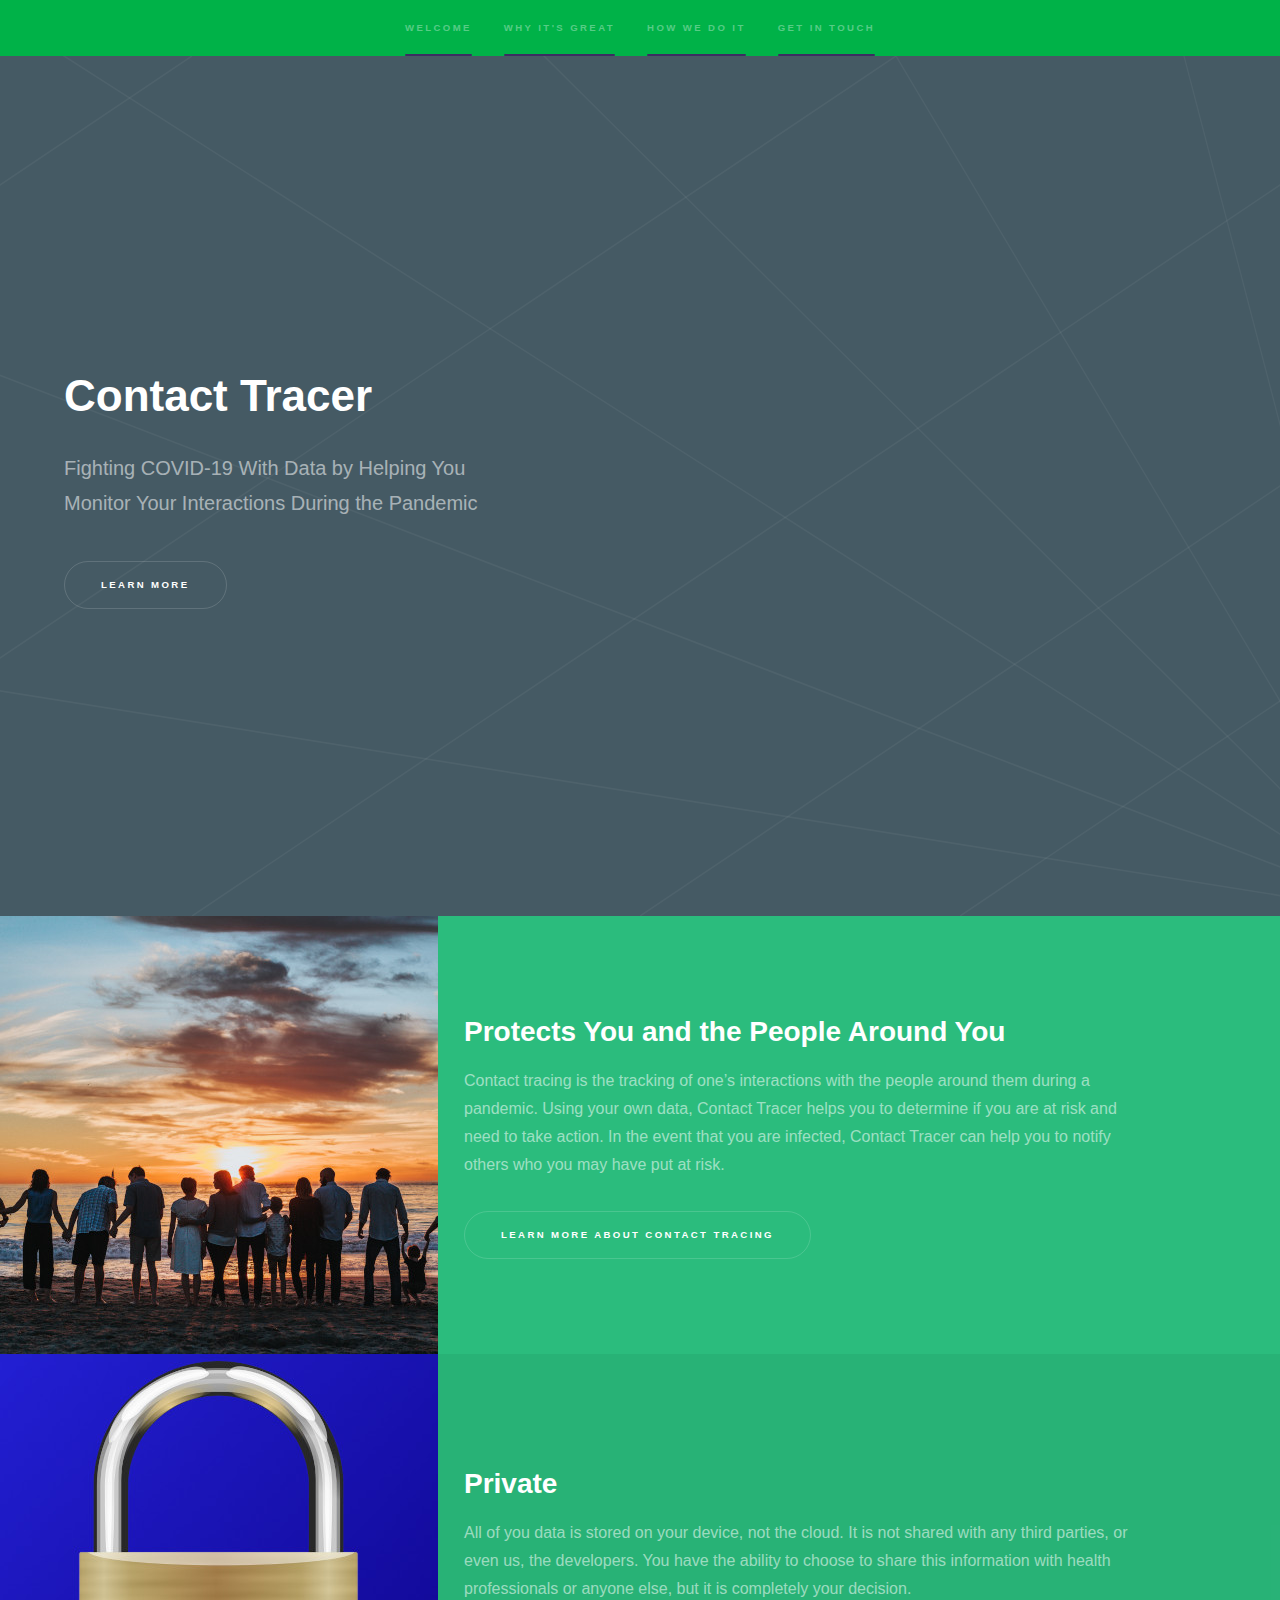
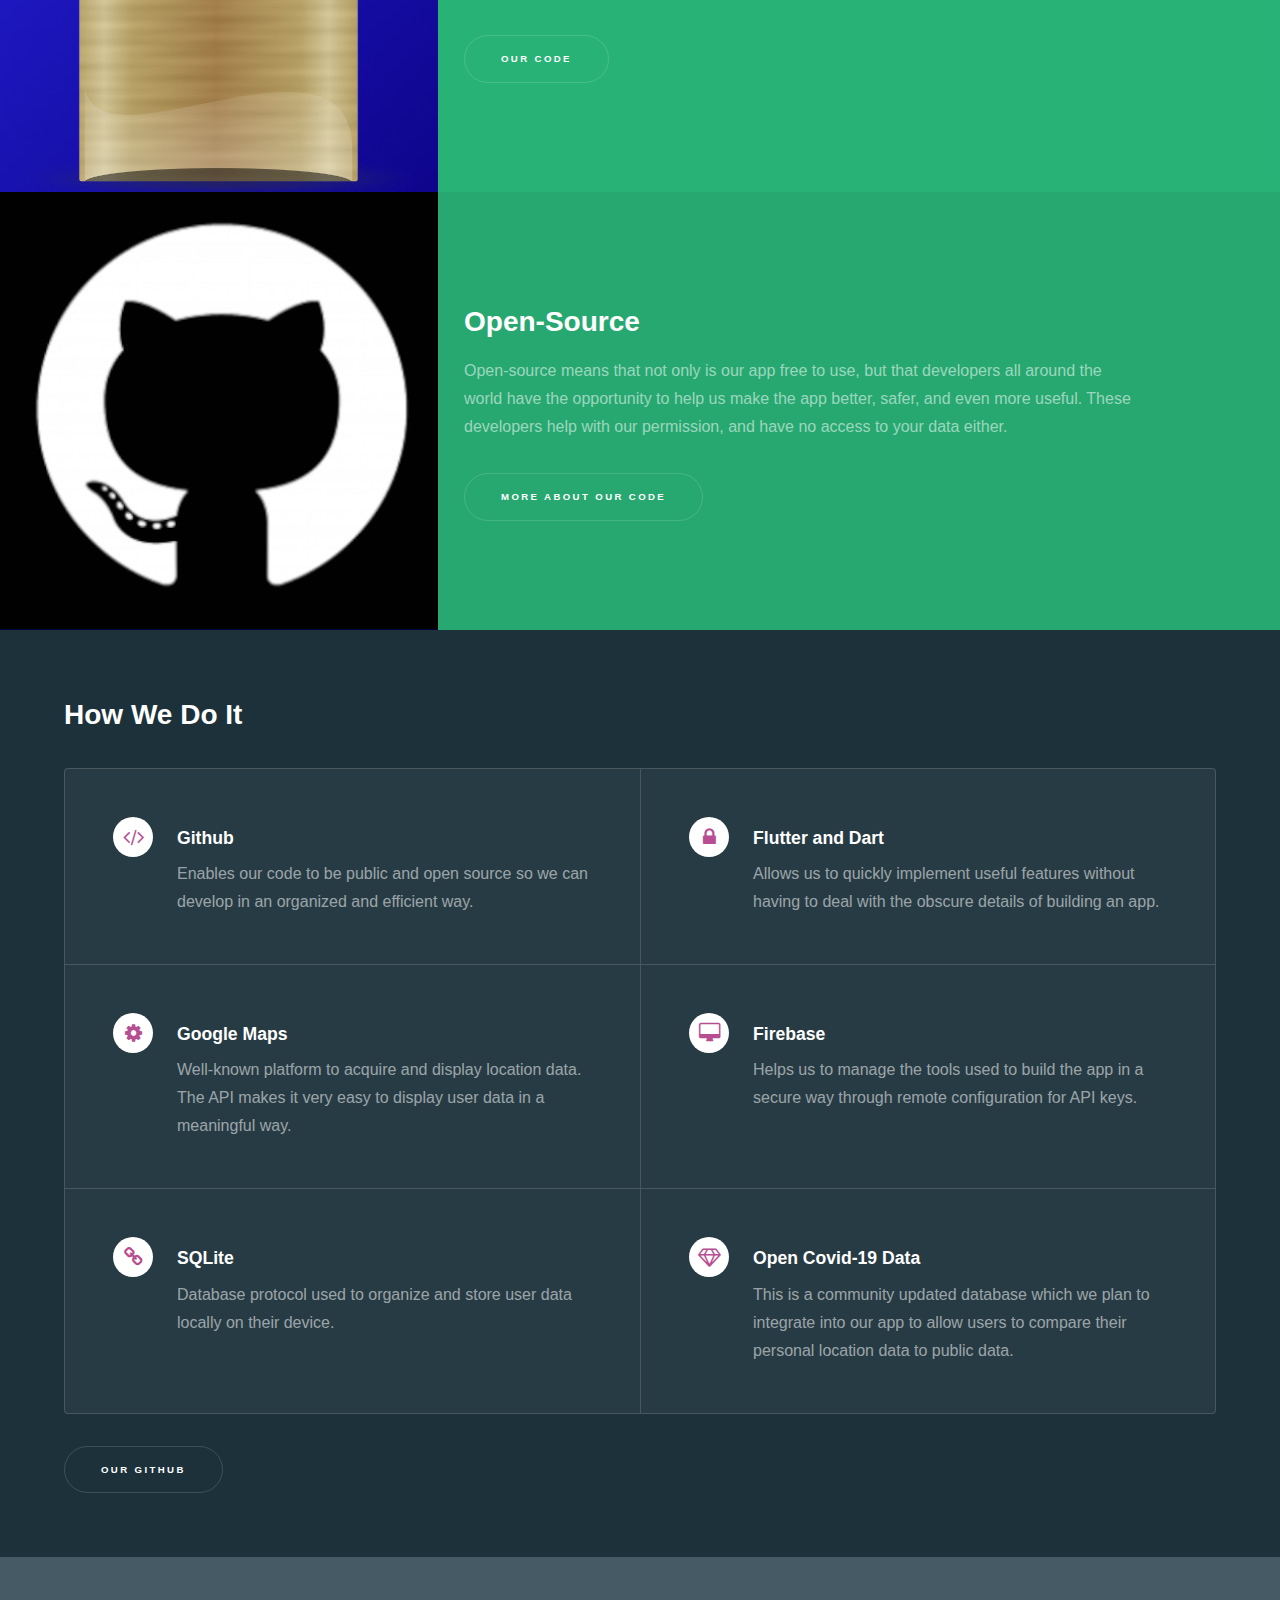
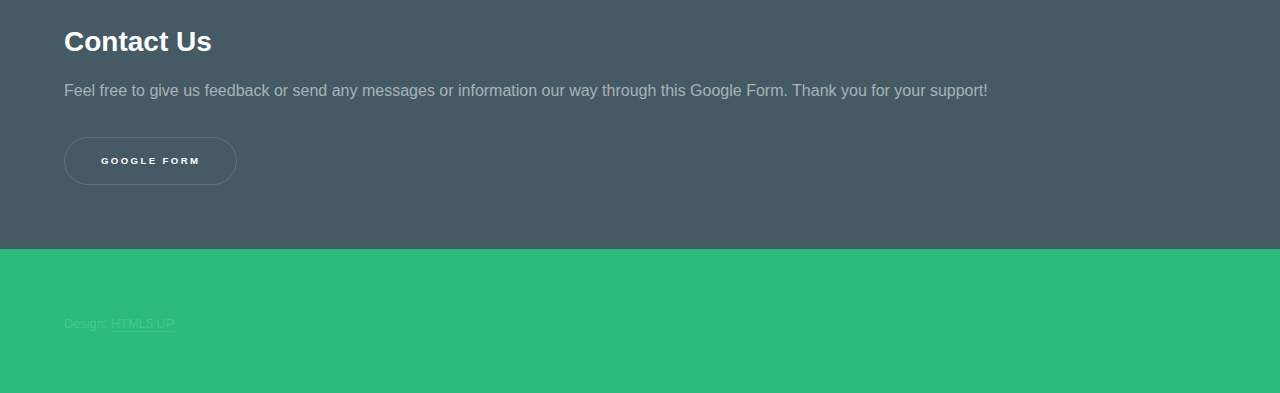
<file: index.html>
<!DOCTYPE html><html lang="en"><head><meta charSet="utf-8"/><meta http-equiv="x-ua-compatible" content="ie=edge"/><meta name="viewport" content="width=device-width, initial-scale=1, shrink-to-fit=no"/><style data-href="/styles.13c1eef09bd08a3ca382.css">/*!
 *  Font Awesome 4.7.0 by @davegandy - http://fontawesome.io - @fontawesome
 *  License - http://fontawesome.io/license (Font: SIL OFL 1.1, CSS: MIT License)
 */@font-face{font-family:FontAwesome;src:url(/static/fontawesome-webfont-674f50d287a8c48dc19ba404d20fe713.eot);src:url(/static/fontawesome-webfont-674f50d287a8c48dc19ba404d20fe713.eot?#iefix&v=4.7.0) format("embedded-opentype"),url(/static/fontawesome-webfont-af7ae505a9eed503f8b8e6982036873e.woff2) format("woff2"),url(/static/fontawesome-webfont-fee66e712a8a08eef5805a46892932ad.woff) format("woff"),url(/static/fontawesome-webfont-b06871f281fee6b241d60582ae9369b9.ttf) format("truetype"),url(/static/fontawesome-webfont-acf3dcb7ff752b5296ca23ba2c7c2606.svg#fontawesomeregular) format("svg");font-weight:400;font-style:normal}.fa{display:inline-block;font:normal normal normal 14px/1 FontAwesome;font-size:inherit;text-rendering:auto;-webkit-font-smoothing:antialiased;-moz-osx-font-smoothing:grayscale}.fa-lg{font-size:1.33333333em;line-height:.75em;vertical-align:-15%}.fa-2x{font-size:2em}.fa-3x{font-size:3em}.fa-4x{font-size:4em}.fa-5x{font-size:5em}.fa-fw{width:1.28571429em;text-align:center}.fa-ul{padding-left:0;margin-left:2.14285714em;list-style-type:none}.fa-ul>li{position:relative}.fa-li{position:absolute;left:-2.14285714em;width:2.14285714em;top:.14285714em;text-align:center}.fa-li.fa-lg{left:-1.85714286em}.fa-border{padding:.2em .25em .15em;border:.08em solid #eee;border-radius:.1em}.fa-pull-left{float:left}.fa-pull-right{float:right}.fa.fa-pull-left{margin-right:.3em}.fa.fa-pull-right{margin-left:.3em}.pull-right{float:right}.pull-left{float:left}.fa.pull-left{margin-right:.3em}.fa.pull-right{margin-left:.3em}.fa-spin{animation:fa-spin 2s linear infinite}.fa-pulse{animation:fa-spin 1s steps(8) infinite}@keyframes fa-spin{0%{transform:rotate(0deg)}to{transform:rotate(359deg)}}.fa-rotate-90{-ms-filter:"progid:DXImageTransform.Microsoft.BasicImage(rotation=1)";transform:rotate(90deg)}.fa-rotate-180{-ms-filter:"progid:DXImageTransform.Microsoft.BasicImage(rotation=2)";transform:rotate(180deg)}.fa-rotate-270{-ms-filter:"progid:DXImageTransform.Microsoft.BasicImage(rotation=3)";transform:rotate(270deg)}.fa-flip-horizontal{-ms-filter:"progid:DXImageTransform.Microsoft.BasicImage(rotation=0, mirror=1)";transform:scaleX(-1)}.fa-flip-vertical{-ms-filter:"progid:DXImageTransform.Microsoft.BasicImage(rotation=2, mirror=1)";transform:scaleY(-1)}:root .fa-flip-horizontal,:root .fa-flip-vertical,:root .fa-rotate-90,:root .fa-rotate-180,:root .fa-rotate-270{-webkit-filter:none;filter:none}.fa-stack{position:relative;display:inline-block;width:2em;height:2em;line-height:2em;vertical-align:middle}.fa-stack-1x,.fa-stack-2x{position:absolute;left:0;width:100%;text-align:center}.fa-stack-1x{line-height:inherit}.fa-stack-2x{font-size:2em}.fa-inverse{color:#fff}.fa-glass:before{content:"\F000"}.fa-music:before{content:"\F001"}.fa-search:before{content:"\F002"}.fa-envelope-o:before{content:"\F003"}.fa-heart:before{content:"\F004"}.fa-star:before{content:"\F005"}.fa-star-o:before{content:"\F006"}.fa-user:before{content:"\F007"}.fa-film:before{content:"\F008"}.fa-th-large:before{content:"\F009"}.fa-th:before{content:"\F00A"}.fa-th-list:before{content:"\F00B"}.fa-check:before{content:"\F00C"}.fa-close:before,.fa-remove:before,.fa-times:before{content:"\F00D"}.fa-search-plus:before{content:"\F00E"}.fa-search-minus:before{content:"\F010"}.fa-power-off:before{content:"\F011"}.fa-signal:before{content:"\F012"}.fa-cog:before,.fa-gear:before{content:"\F013"}.fa-trash-o:before{content:"\F014"}.fa-home:before{content:"\F015"}.fa-file-o:before{content:"\F016"}.fa-clock-o:before{content:"\F017"}.fa-road:before{content:"\F018"}.fa-download:before{content:"\F019"}.fa-arrow-circle-o-down:before{content:"\F01A"}.fa-arrow-circle-o-up:before{content:"\F01B"}.fa-inbox:before{content:"\F01C"}.fa-play-circle-o:before{content:"\F01D"}.fa-repeat:before,.fa-rotate-right:before{content:"\F01E"}.fa-refresh:before{content:"\F021"}.fa-list-alt:before{content:"\F022"}.fa-lock:before{content:"\F023"}.fa-flag:before{content:"\F024"}.fa-headphones:before{content:"\F025"}.fa-volume-off:before{content:"\F026"}.fa-volume-down:before{content:"\F027"}.fa-volume-up:before{content:"\F028"}.fa-qrcode:before{content:"\F029"}.fa-barcode:before{content:"\F02A"}.fa-tag:before{content:"\F02B"}.fa-tags:before{content:"\F02C"}.fa-book:before{content:"\F02D"}.fa-bookmark:before{content:"\F02E"}.fa-print:before{content:"\F02F"}.fa-camera:before{content:"\F030"}.fa-font:before{content:"\F031"}.fa-bold:before{content:"\F032"}.fa-italic:before{content:"\F033"}.fa-text-height:before{content:"\F034"}.fa-text-width:before{content:"\F035"}.fa-align-left:before{content:"\F036"}.fa-align-center:before{content:"\F037"}.fa-align-right:before{content:"\F038"}.fa-align-justify:before{content:"\F039"}.fa-list:before{content:"\F03A"}.fa-dedent:before,.fa-outdent:before{content:"\F03B"}.fa-indent:before{content:"\F03C"}.fa-video-camera:before{content:"\F03D"}.fa-image:before,.fa-photo:before,.fa-picture-o:before{content:"\F03E"}.fa-pencil:before{content:"\F040"}.fa-map-marker:before{content:"\F041"}.fa-adjust:before{content:"\F042"}.fa-tint:before{content:"\F043"}.fa-edit:before,.fa-pencil-square-o:before{content:"\F044"}.fa-share-square-o:before{content:"\F045"}.fa-check-square-o:before{content:"\F046"}.fa-arrows:before{content:"\F047"}.fa-step-backward:before{content:"\F048"}.fa-fast-backward:before{content:"\F049"}.fa-backward:before{content:"\F04A"}.fa-play:before{content:"\F04B"}.fa-pause:before{content:"\F04C"}.fa-stop:before{content:"\F04D"}.fa-forward:before{content:"\F04E"}.fa-fast-forward:before{content:"\F050"}.fa-step-forward:before{content:"\F051"}.fa-eject:before{content:"\F052"}.fa-chevron-left:before{content:"\F053"}.fa-chevron-right:before{content:"\F054"}.fa-plus-circle:before{content:"\F055"}.fa-minus-circle:before{content:"\F056"}.fa-times-circle:before{content:"\F057"}.fa-check-circle:before{content:"\F058"}.fa-question-circle:before{content:"\F059"}.fa-info-circle:before{content:"\F05A"}.fa-crosshairs:before{content:"\F05B"}.fa-times-circle-o:before{content:"\F05C"}.fa-check-circle-o:before{content:"\F05D"}.fa-ban:before{content:"\F05E"}.fa-arrow-left:before{content:"\F060"}.fa-arrow-right:before{content:"\F061"}.fa-arrow-up:before{content:"\F062"}.fa-arrow-down:before{content:"\F063"}.fa-mail-forward:before,.fa-share:before{content:"\F064"}.fa-expand:before{content:"\F065"}.fa-compress:before{content:"\F066"}.fa-plus:before{content:"\F067"}.fa-minus:before{content:"\F068"}.fa-asterisk:before{content:"\F069"}.fa-exclamation-circle:before{content:"\F06A"}.fa-gift:before{content:"\F06B"}.fa-leaf:before{content:"\F06C"}.fa-fire:before{content:"\F06D"}.fa-eye:before{content:"\F06E"}.fa-eye-slash:before{content:"\F070"}.fa-exclamation-triangle:before,.fa-warning:before{content:"\F071"}.fa-plane:before{content:"\F072"}.fa-calendar:before{content:"\F073"}.fa-random:before{content:"\F074"}.fa-comment:before{content:"\F075"}.fa-magnet:before{content:"\F076"}.fa-chevron-up:before{content:"\F077"}.fa-chevron-down:before{content:"\F078"}.fa-retweet:before{content:"\F079"}.fa-shopping-cart:before{content:"\F07A"}.fa-folder:before{content:"\F07B"}.fa-folder-open:before{content:"\F07C"}.fa-arrows-v:before{content:"\F07D"}.fa-arrows-h:before{content:"\F07E"}.fa-bar-chart-o:before,.fa-bar-chart:before{content:"\F080"}.fa-twitter-square:before{content:"\F081"}.fa-facebook-square:before{content:"\F082"}.fa-camera-retro:before{content:"\F083"}.fa-key:before{content:"\F084"}.fa-cogs:before,.fa-gears:before{content:"\F085"}.fa-comments:before{content:"\F086"}.fa-thumbs-o-up:before{content:"\F087"}.fa-thumbs-o-down:before{content:"\F088"}.fa-star-half:before{content:"\F089"}.fa-heart-o:before{content:"\F08A"}.fa-sign-out:before{content:"\F08B"}.fa-linkedin-square:before{content:"\F08C"}.fa-thumb-tack:before{content:"\F08D"}.fa-external-link:before{content:"\F08E"}.fa-sign-in:before{content:"\F090"}.fa-trophy:before{content:"\F091"}.fa-github-square:before{content:"\F092"}.fa-upload:before{content:"\F093"}.fa-lemon-o:before{content:"\F094"}.fa-phone:before{content:"\F095"}.fa-square-o:before{content:"\F096"}.fa-bookmark-o:before{content:"\F097"}.fa-phone-square:before{content:"\F098"}.fa-twitter:before{content:"\F099"}.fa-facebook-f:before,.fa-facebook:before{content:"\F09A"}.fa-github:before{content:"\F09B"}.fa-unlock:before{content:"\F09C"}.fa-credit-card:before{content:"\F09D"}.fa-feed:before,.fa-rss:before{content:"\F09E"}.fa-hdd-o:before{content:"\F0A0"}.fa-bullhorn:before{content:"\F0A1"}.fa-bell:before{content:"\F0F3"}.fa-certificate:before{content:"\F0A3"}.fa-hand-o-right:before{content:"\F0A4"}.fa-hand-o-left:before{content:"\F0A5"}.fa-hand-o-up:before{content:"\F0A6"}.fa-hand-o-down:before{content:"\F0A7"}.fa-arrow-circle-left:before{content:"\F0A8"}.fa-arrow-circle-right:before{content:"\F0A9"}.fa-arrow-circle-up:before{content:"\F0AA"}.fa-arrow-circle-down:before{content:"\F0AB"}.fa-globe:before{content:"\F0AC"}.fa-wrench:before{content:"\F0AD"}.fa-tasks:before{content:"\F0AE"}.fa-filter:before{content:"\F0B0"}.fa-briefcase:before{content:"\F0B1"}.fa-arrows-alt:before{content:"\F0B2"}.fa-group:before,.fa-users:before{content:"\F0C0"}.fa-chain:before,.fa-link:before{content:"\F0C1"}.fa-cloud:before{content:"\F0C2"}.fa-flask:before{content:"\F0C3"}.fa-cut:before,.fa-scissors:before{content:"\F0C4"}.fa-copy:before,.fa-files-o:before{content:"\F0C5"}.fa-paperclip:before{content:"\F0C6"}.fa-floppy-o:before,.fa-save:before{content:"\F0C7"}.fa-square:before{content:"\F0C8"}.fa-bars:before,.fa-navicon:before,.fa-reorder:before{content:"\F0C9"}.fa-list-ul:before{content:"\F0CA"}.fa-list-ol:before{content:"\F0CB"}.fa-strikethrough:before{content:"\F0CC"}.fa-underline:before{content:"\F0CD"}.fa-table:before{content:"\F0CE"}.fa-magic:before{content:"\F0D0"}.fa-truck:before{content:"\F0D1"}.fa-pinterest:before{content:"\F0D2"}.fa-pinterest-square:before{content:"\F0D3"}.fa-google-plus-square:before{content:"\F0D4"}.fa-google-plus:before{content:"\F0D5"}.fa-money:before{content:"\F0D6"}.fa-caret-down:before{content:"\F0D7"}.fa-caret-up:before{content:"\F0D8"}.fa-caret-left:before{content:"\F0D9"}.fa-caret-right:before{content:"\F0DA"}.fa-columns:before{content:"\F0DB"}.fa-sort:before,.fa-unsorted:before{content:"\F0DC"}.fa-sort-desc:before,.fa-sort-down:before{content:"\F0DD"}.fa-sort-asc:before,.fa-sort-up:before{content:"\F0DE"}.fa-envelope:before{content:"\F0E0"}.fa-linkedin:before{content:"\F0E1"}.fa-rotate-left:before,.fa-undo:before{content:"\F0E2"}.fa-gavel:before,.fa-legal:before{content:"\F0E3"}.fa-dashboard:before,.fa-tachometer:before{content:"\F0E4"}.fa-comment-o:before{content:"\F0E5"}.fa-comments-o:before{content:"\F0E6"}.fa-bolt:before,.fa-flash:before{content:"\F0E7"}.fa-sitemap:before{content:"\F0E8"}.fa-umbrella:before{content:"\F0E9"}.fa-clipboard:before,.fa-paste:before{content:"\F0EA"}.fa-lightbulb-o:before{content:"\F0EB"}.fa-exchange:before{content:"\F0EC"}.fa-cloud-download:before{content:"\F0ED"}.fa-cloud-upload:before{content:"\F0EE"}.fa-user-md:before{content:"\F0F0"}.fa-stethoscope:before{content:"\F0F1"}.fa-suitcase:before{content:"\F0F2"}.fa-bell-o:before{content:"\F0A2"}.fa-coffee:before{content:"\F0F4"}.fa-cutlery:before{content:"\F0F5"}.fa-file-text-o:before{content:"\F0F6"}.fa-building-o:before{content:"\F0F7"}.fa-hospital-o:before{content:"\F0F8"}.fa-ambulance:before{content:"\F0F9"}.fa-medkit:before{content:"\F0FA"}.fa-fighter-jet:before{content:"\F0FB"}.fa-beer:before{content:"\F0FC"}.fa-h-square:before{content:"\F0FD"}.fa-plus-square:before{content:"\F0FE"}.fa-angle-double-left:before{content:"\F100"}.fa-angle-double-right:before{content:"\F101"}.fa-angle-double-up:before{content:"\F102"}.fa-angle-double-down:before{content:"\F103"}.fa-angle-left:before{content:"\F104"}.fa-angle-right:before{content:"\F105"}.fa-angle-up:before{content:"\F106"}.fa-angle-down:before{content:"\F107"}.fa-desktop:before{content:"\F108"}.fa-laptop:before{content:"\F109"}.fa-tablet:before{content:"\F10A"}.fa-mobile-phone:before,.fa-mobile:before{content:"\F10B"}.fa-circle-o:before{content:"\F10C"}.fa-quote-left:before{content:"\F10D"}.fa-quote-right:before{content:"\F10E"}.fa-spinner:before{content:"\F110"}.fa-circle:before{content:"\F111"}.fa-mail-reply:before,.fa-reply:before{content:"\F112"}.fa-github-alt:before{content:"\F113"}.fa-folder-o:before{content:"\F114"}.fa-folder-open-o:before{content:"\F115"}.fa-smile-o:before{content:"\F118"}.fa-frown-o:before{content:"\F119"}.fa-meh-o:before{content:"\F11A"}.fa-gamepad:before{content:"\F11B"}.fa-keyboard-o:before{content:"\F11C"}.fa-flag-o:before{content:"\F11D"}.fa-flag-checkered:before{content:"\F11E"}.fa-terminal:before{content:"\F120"}.fa-code:before{content:"\F121"}.fa-mail-reply-all:before,.fa-reply-all:before{content:"\F122"}.fa-star-half-empty:before,.fa-star-half-full:before,.fa-star-half-o:before{content:"\F123"}.fa-location-arrow:before{content:"\F124"}.fa-crop:before{content:"\F125"}.fa-code-fork:before{content:"\F126"}.fa-chain-broken:before,.fa-unlink:before{content:"\F127"}.fa-question:before{content:"\F128"}.fa-info:before{content:"\F129"}.fa-exclamation:before{content:"\F12A"}.fa-superscript:before{content:"\F12B"}.fa-subscript:before{content:"\F12C"}.fa-eraser:before{content:"\F12D"}.fa-puzzle-piece:before{content:"\F12E"}.fa-microphone:before{content:"\F130"}.fa-microphone-slash:before{content:"\F131"}.fa-shield:before{content:"\F132"}.fa-calendar-o:before{content:"\F133"}.fa-fire-extinguisher:before{content:"\F134"}.fa-rocket:before{content:"\F135"}.fa-maxcdn:before{content:"\F136"}.fa-chevron-circle-left:before{content:"\F137"}.fa-chevron-circle-right:before{content:"\F138"}.fa-chevron-circle-up:before{content:"\F139"}.fa-chevron-circle-down:before{content:"\F13A"}.fa-html5:before{content:"\F13B"}.fa-css3:before{content:"\F13C"}.fa-anchor:before{content:"\F13D"}.fa-unlock-alt:before{content:"\F13E"}.fa-bullseye:before{content:"\F140"}.fa-ellipsis-h:before{content:"\F141"}.fa-ellipsis-v:before{content:"\F142"}.fa-rss-square:before{content:"\F143"}.fa-play-circle:before{content:"\F144"}.fa-ticket:before{content:"\F145"}.fa-minus-square:before{content:"\F146"}.fa-minus-square-o:before{content:"\F147"}.fa-level-up:before{content:"\F148"}.fa-level-down:before{content:"\F149"}.fa-check-square:before{content:"\F14A"}.fa-pencil-square:before{content:"\F14B"}.fa-external-link-square:before{content:"\F14C"}.fa-share-square:before{content:"\F14D"}.fa-compass:before{content:"\F14E"}.fa-caret-square-o-down:before,.fa-toggle-down:before{content:"\F150"}.fa-caret-square-o-up:before,.fa-toggle-up:before{content:"\F151"}.fa-caret-square-o-right:before,.fa-toggle-right:before{content:"\F152"}.fa-eur:before,.fa-euro:before{content:"\F153"}.fa-gbp:before{content:"\F154"}.fa-dollar:before,.fa-usd:before{content:"\F155"}.fa-inr:before,.fa-rupee:before{content:"\F156"}.fa-cny:before,.fa-jpy:before,.fa-rmb:before,.fa-yen:before{content:"\F157"}.fa-rouble:before,.fa-rub:before,.fa-ruble:before{content:"\F158"}.fa-krw:before,.fa-won:before{content:"\F159"}.fa-bitcoin:before,.fa-btc:before{content:"\F15A"}.fa-file:before{content:"\F15B"}.fa-file-text:before{content:"\F15C"}.fa-sort-alpha-asc:before{content:"\F15D"}.fa-sort-alpha-desc:before{content:"\F15E"}.fa-sort-amount-asc:before{content:"\F160"}.fa-sort-amount-desc:before{content:"\F161"}.fa-sort-numeric-asc:before{content:"\F162"}.fa-sort-numeric-desc:before{content:"\F163"}.fa-thumbs-up:before{content:"\F164"}.fa-thumbs-down:before{content:"\F165"}.fa-youtube-square:before{content:"\F166"}.fa-youtube:before{content:"\F167"}.fa-xing:before{content:"\F168"}.fa-xing-square:before{content:"\F169"}.fa-youtube-play:before{content:"\F16A"}.fa-dropbox:before{content:"\F16B"}.fa-stack-overflow:before{content:"\F16C"}.fa-instagram:before{content:"\F16D"}.fa-flickr:before{content:"\F16E"}.fa-adn:before{content:"\F170"}.fa-bitbucket:before{content:"\F171"}.fa-bitbucket-square:before{content:"\F172"}.fa-tumblr:before{content:"\F173"}.fa-tumblr-square:before{content:"\F174"}.fa-long-arrow-down:before{content:"\F175"}.fa-long-arrow-up:before{content:"\F176"}.fa-long-arrow-left:before{content:"\F177"}.fa-long-arrow-right:before{content:"\F178"}.fa-apple:before{content:"\F179"}.fa-windows:before{content:"\F17A"}.fa-android:before{content:"\F17B"}.fa-linux:before{content:"\F17C"}.fa-dribbble:before{content:"\F17D"}.fa-skype:before{content:"\F17E"}.fa-foursquare:before{content:"\F180"}.fa-trello:before{content:"\F181"}.fa-female:before{content:"\F182"}.fa-male:before{content:"\F183"}.fa-gittip:before,.fa-gratipay:before{content:"\F184"}.fa-sun-o:before{content:"\F185"}.fa-moon-o:before{content:"\F186"}.fa-archive:before{content:"\F187"}.fa-bug:before{content:"\F188"}.fa-vk:before{content:"\F189"}.fa-weibo:before{content:"\F18A"}.fa-renren:before{content:"\F18B"}.fa-pagelines:before{content:"\F18C"}.fa-stack-exchange:before{content:"\F18D"}.fa-arrow-circle-o-right:before{content:"\F18E"}.fa-arrow-circle-o-left:before{content:"\F190"}.fa-caret-square-o-left:before,.fa-toggle-left:before{content:"\F191"}.fa-dot-circle-o:before{content:"\F192"}.fa-wheelchair:before{content:"\F193"}.fa-vimeo-square:before{content:"\F194"}.fa-try:before,.fa-turkish-lira:before{content:"\F195"}.fa-plus-square-o:before{content:"\F196"}.fa-space-shuttle:before{content:"\F197"}.fa-slack:before{content:"\F198"}.fa-envelope-square:before{content:"\F199"}.fa-wordpress:before{content:"\F19A"}.fa-openid:before{content:"\F19B"}.fa-bank:before,.fa-institution:before,.fa-university:before{content:"\F19C"}.fa-graduation-cap:before,.fa-mortar-board:before{content:"\F19D"}.fa-yahoo:before{content:"\F19E"}.fa-google:before{content:"\F1A0"}.fa-reddit:before{content:"\F1A1"}.fa-reddit-square:before{content:"\F1A2"}.fa-stumbleupon-circle:before{content:"\F1A3"}.fa-stumbleupon:before{content:"\F1A4"}.fa-delicious:before{content:"\F1A5"}.fa-digg:before{content:"\F1A6"}.fa-pied-piper-pp:before{content:"\F1A7"}.fa-pied-piper-alt:before{content:"\F1A8"}.fa-drupal:before{content:"\F1A9"}.fa-joomla:before{content:"\F1AA"}.fa-language:before{content:"\F1AB"}.fa-fax:before{content:"\F1AC"}.fa-building:before{content:"\F1AD"}.fa-child:before{content:"\F1AE"}.fa-paw:before{content:"\F1B0"}.fa-spoon:before{content:"\F1B1"}.fa-cube:before{content:"\F1B2"}.fa-cubes:before{content:"\F1B3"}.fa-behance:before{content:"\F1B4"}.fa-behance-square:before{content:"\F1B5"}.fa-steam:before{content:"\F1B6"}.fa-steam-square:before{content:"\F1B7"}.fa-recycle:before{content:"\F1B8"}.fa-automobile:before,.fa-car:before{content:"\F1B9"}.fa-cab:before,.fa-taxi:before{content:"\F1BA"}.fa-tree:before{content:"\F1BB"}.fa-spotify:before{content:"\F1BC"}.fa-deviantart:before{content:"\F1BD"}.fa-soundcloud:before{content:"\F1BE"}.fa-database:before{content:"\F1C0"}.fa-file-pdf-o:before{content:"\F1C1"}.fa-file-word-o:before{content:"\F1C2"}.fa-file-excel-o:before{content:"\F1C3"}.fa-file-powerpoint-o:before{content:"\F1C4"}.fa-file-image-o:before,.fa-file-photo-o:before,.fa-file-picture-o:before{content:"\F1C5"}.fa-file-archive-o:before,.fa-file-zip-o:before{content:"\F1C6"}.fa-file-audio-o:before,.fa-file-sound-o:before{content:"\F1C7"}.fa-file-movie-o:before,.fa-file-video-o:before{content:"\F1C8"}.fa-file-code-o:before{content:"\F1C9"}.fa-vine:before{content:"\F1CA"}.fa-codepen:before{content:"\F1CB"}.fa-jsfiddle:before{content:"\F1CC"}.fa-life-bouy:before,.fa-life-buoy:before,.fa-life-ring:before,.fa-life-saver:before,.fa-support:before{content:"\F1CD"}.fa-circle-o-notch:before{content:"\F1CE"}.fa-ra:before,.fa-rebel:before,.fa-resistance:before{content:"\F1D0"}.fa-empire:before,.fa-ge:before{content:"\F1D1"}.fa-git-square:before{content:"\F1D2"}.fa-git:before{content:"\F1D3"}.fa-hacker-news:before,.fa-y-combinator-square:before,.fa-yc-square:before{content:"\F1D4"}.fa-tencent-weibo:before{content:"\F1D5"}.fa-qq:before{content:"\F1D6"}.fa-wechat:before,.fa-weixin:before{content:"\F1D7"}.fa-paper-plane:before,.fa-send:before{content:"\F1D8"}.fa-paper-plane-o:before,.fa-send-o:before{content:"\F1D9"}.fa-history:before{content:"\F1DA"}.fa-circle-thin:before{content:"\F1DB"}.fa-header:before{content:"\F1DC"}.fa-paragraph:before{content:"\F1DD"}.fa-sliders:before{content:"\F1DE"}.fa-share-alt:before{content:"\F1E0"}.fa-share-alt-square:before{content:"\F1E1"}.fa-bomb:before{content:"\F1E2"}.fa-futbol-o:before,.fa-soccer-ball-o:before{content:"\F1E3"}.fa-tty:before{content:"\F1E4"}.fa-binoculars:before{content:"\F1E5"}.fa-plug:before{content:"\F1E6"}.fa-slideshare:before{content:"\F1E7"}.fa-twitch:before{content:"\F1E8"}.fa-yelp:before{content:"\F1E9"}.fa-newspaper-o:before{content:"\F1EA"}.fa-wifi:before{content:"\F1EB"}.fa-calculator:before{content:"\F1EC"}.fa-paypal:before{content:"\F1ED"}.fa-google-wallet:before{content:"\F1EE"}.fa-cc-visa:before{content:"\F1F0"}.fa-cc-mastercard:before{content:"\F1F1"}.fa-cc-discover:before{content:"\F1F2"}.fa-cc-amex:before{content:"\F1F3"}.fa-cc-paypal:before{content:"\F1F4"}.fa-cc-stripe:before{content:"\F1F5"}.fa-bell-slash:before{content:"\F1F6"}.fa-bell-slash-o:before{content:"\F1F7"}.fa-trash:before{content:"\F1F8"}.fa-copyright:before{content:"\F1F9"}.fa-at:before{content:"\F1FA"}.fa-eyedropper:before{content:"\F1FB"}.fa-paint-brush:before{content:"\F1FC"}.fa-birthday-cake:before{content:"\F1FD"}.fa-area-chart:before{content:"\F1FE"}.fa-pie-chart:before{content:"\F200"}.fa-line-chart:before{content:"\F201"}.fa-lastfm:before{content:"\F202"}.fa-lastfm-square:before{content:"\F203"}.fa-toggle-off:before{content:"\F204"}.fa-toggle-on:before{content:"\F205"}.fa-bicycle:before{content:"\F206"}.fa-bus:before{content:"\F207"}.fa-ioxhost:before{content:"\F208"}.fa-angellist:before{content:"\F209"}.fa-cc:before{content:"\F20A"}.fa-ils:before,.fa-shekel:before,.fa-sheqel:before{content:"\F20B"}.fa-meanpath:before{content:"\F20C"}.fa-buysellads:before{content:"\F20D"}.fa-connectdevelop:before{content:"\F20E"}.fa-dashcube:before{content:"\F210"}.fa-forumbee:before{content:"\F211"}.fa-leanpub:before{content:"\F212"}.fa-sellsy:before{content:"\F213"}.fa-shirtsinbulk:before{content:"\F214"}.fa-simplybuilt:before{content:"\F215"}.fa-skyatlas:before{content:"\F216"}.fa-cart-plus:before{content:"\F217"}.fa-cart-arrow-down:before{content:"\F218"}.fa-diamond:before{content:"\F219"}.fa-ship:before{content:"\F21A"}.fa-user-secret:before{content:"\F21B"}.fa-motorcycle:before{content:"\F21C"}.fa-street-view:before{content:"\F21D"}.fa-heartbeat:before{content:"\F21E"}.fa-venus:before{content:"\F221"}.fa-mars:before{content:"\F222"}.fa-mercury:before{content:"\F223"}.fa-intersex:before,.fa-transgender:before{content:"\F224"}.fa-transgender-alt:before{content:"\F225"}.fa-venus-double:before{content:"\F226"}.fa-mars-double:before{content:"\F227"}.fa-venus-mars:before{content:"\F228"}.fa-mars-stroke:before{content:"\F229"}.fa-mars-stroke-v:before{content:"\F22A"}.fa-mars-stroke-h:before{content:"\F22B"}.fa-neuter:before{content:"\F22C"}.fa-genderless:before{content:"\F22D"}.fa-facebook-official:before{content:"\F230"}.fa-pinterest-p:before{content:"\F231"}.fa-whatsapp:before{content:"\F232"}.fa-server:before{content:"\F233"}.fa-user-plus:before{content:"\F234"}.fa-user-times:before{content:"\F235"}.fa-bed:before,.fa-hotel:before{content:"\F236"}.fa-viacoin:before{content:"\F237"}.fa-train:before{content:"\F238"}.fa-subway:before{content:"\F239"}.fa-medium:before{content:"\F23A"}.fa-y-combinator:before,.fa-yc:before{content:"\F23B"}.fa-optin-monster:before{content:"\F23C"}.fa-opencart:before{content:"\F23D"}.fa-expeditedssl:before{content:"\F23E"}.fa-battery-4:before,.fa-battery-full:before,.fa-battery:before{content:"\F240"}.fa-battery-3:before,.fa-battery-three-quarters:before{content:"\F241"}.fa-battery-2:before,.fa-battery-half:before{content:"\F242"}.fa-battery-1:before,.fa-battery-quarter:before{content:"\F243"}.fa-battery-0:before,.fa-battery-empty:before{content:"\F244"}.fa-mouse-pointer:before{content:"\F245"}.fa-i-cursor:before{content:"\F246"}.fa-object-group:before{content:"\F247"}.fa-object-ungroup:before{content:"\F248"}.fa-sticky-note:before{content:"\F249"}.fa-sticky-note-o:before{content:"\F24A"}.fa-cc-jcb:before{content:"\F24B"}.fa-cc-diners-club:before{content:"\F24C"}.fa-clone:before{content:"\F24D"}.fa-balance-scale:before{content:"\F24E"}.fa-hourglass-o:before{content:"\F250"}.fa-hourglass-1:before,.fa-hourglass-start:before{content:"\F251"}.fa-hourglass-2:before,.fa-hourglass-half:before{content:"\F252"}.fa-hourglass-3:before,.fa-hourglass-end:before{content:"\F253"}.fa-hourglass:before{content:"\F254"}.fa-hand-grab-o:before,.fa-hand-rock-o:before{content:"\F255"}.fa-hand-paper-o:before,.fa-hand-stop-o:before{content:"\F256"}.fa-hand-scissors-o:before{content:"\F257"}.fa-hand-lizard-o:before{content:"\F258"}.fa-hand-spock-o:before{content:"\F259"}.fa-hand-pointer-o:before{content:"\F25A"}.fa-hand-peace-o:before{content:"\F25B"}.fa-trademark:before{content:"\F25C"}.fa-registered:before{content:"\F25D"}.fa-creative-commons:before{content:"\F25E"}.fa-gg:before{content:"\F260"}.fa-gg-circle:before{content:"\F261"}.fa-tripadvisor:before{content:"\F262"}.fa-odnoklassniki:before{content:"\F263"}.fa-odnoklassniki-square:before{content:"\F264"}.fa-get-pocket:before{content:"\F265"}.fa-wikipedia-w:before{content:"\F266"}.fa-safari:before{content:"\F267"}.fa-chrome:before{content:"\F268"}.fa-firefox:before{content:"\F269"}.fa-opera:before{content:"\F26A"}.fa-internet-explorer:before{content:"\F26B"}.fa-television:before,.fa-tv:before{content:"\F26C"}.fa-contao:before{content:"\F26D"}.fa-500px:before{content:"\F26E"}.fa-amazon:before{content:"\F270"}.fa-calendar-plus-o:before{content:"\F271"}.fa-calendar-minus-o:before{content:"\F272"}.fa-calendar-times-o:before{content:"\F273"}.fa-calendar-check-o:before{content:"\F274"}.fa-industry:before{content:"\F275"}.fa-map-pin:before{content:"\F276"}.fa-map-signs:before{content:"\F277"}.fa-map-o:before{content:"\F278"}.fa-map:before{content:"\F279"}.fa-commenting:before{content:"\F27A"}.fa-commenting-o:before{content:"\F27B"}.fa-houzz:before{content:"\F27C"}.fa-vimeo:before{content:"\F27D"}.fa-black-tie:before{content:"\F27E"}.fa-fonticons:before{content:"\F280"}.fa-reddit-alien:before{content:"\F281"}.fa-edge:before{content:"\F282"}.fa-credit-card-alt:before{content:"\F283"}.fa-codiepie:before{content:"\F284"}.fa-modx:before{content:"\F285"}.fa-fort-awesome:before{content:"\F286"}.fa-usb:before{content:"\F287"}.fa-product-hunt:before{content:"\F288"}.fa-mixcloud:before{content:"\F289"}.fa-scribd:before{content:"\F28A"}.fa-pause-circle:before{content:"\F28B"}.fa-pause-circle-o:before{content:"\F28C"}.fa-stop-circle:before{content:"\F28D"}.fa-stop-circle-o:before{content:"\F28E"}.fa-shopping-bag:before{content:"\F290"}.fa-shopping-basket:before{content:"\F291"}.fa-hashtag:before{content:"\F292"}.fa-bluetooth:before{content:"\F293"}.fa-bluetooth-b:before{content:"\F294"}.fa-percent:before{content:"\F295"}.fa-gitlab:before{content:"\F296"}.fa-wpbeginner:before{content:"\F297"}.fa-wpforms:before{content:"\F298"}.fa-envira:before{content:"\F299"}.fa-universal-access:before{content:"\F29A"}.fa-wheelchair-alt:before{content:"\F29B"}.fa-question-circle-o:before{content:"\F29C"}.fa-blind:before{content:"\F29D"}.fa-audio-description:before{content:"\F29E"}.fa-volume-control-phone:before{content:"\F2A0"}.fa-braille:before{content:"\F2A1"}.fa-assistive-listening-systems:before{content:"\F2A2"}.fa-american-sign-language-interpreting:before,.fa-asl-interpreting:before{content:"\F2A3"}.fa-deaf:before,.fa-deafness:before,.fa-hard-of-hearing:before{content:"\F2A4"}.fa-glide:before{content:"\F2A5"}.fa-glide-g:before{content:"\F2A6"}.fa-sign-language:before,.fa-signing:before{content:"\F2A7"}.fa-low-vision:before{content:"\F2A8"}.fa-viadeo:before{content:"\F2A9"}.fa-viadeo-square:before{content:"\F2AA"}.fa-snapchat:before{content:"\F2AB"}.fa-snapchat-ghost:before{content:"\F2AC"}.fa-snapchat-square:before{content:"\F2AD"}.fa-pied-piper:before{content:"\F2AE"}.fa-first-order:before{content:"\F2B0"}.fa-yoast:before{content:"\F2B1"}.fa-themeisle:before{content:"\F2B2"}.fa-google-plus-circle:before,.fa-google-plus-official:before{content:"\F2B3"}.fa-fa:before,.fa-font-awesome:before{content:"\F2B4"}.fa-handshake-o:before{content:"\F2B5"}.fa-envelope-open:before{content:"\F2B6"}.fa-envelope-open-o:before{content:"\F2B7"}.fa-linode:before{content:"\F2B8"}.fa-address-book:before{content:"\F2B9"}.fa-address-book-o:before{content:"\F2BA"}.fa-address-card:before,.fa-vcard:before{content:"\F2BB"}.fa-address-card-o:before,.fa-vcard-o:before{content:"\F2BC"}.fa-user-circle:before{content:"\F2BD"}.fa-user-circle-o:before{content:"\F2BE"}.fa-user-o:before{content:"\F2C0"}.fa-id-badge:before{content:"\F2C1"}.fa-drivers-license:before,.fa-id-card:before{content:"\F2C2"}.fa-drivers-license-o:before,.fa-id-card-o:before{content:"\F2C3"}.fa-quora:before{content:"\F2C4"}.fa-free-code-camp:before{content:"\F2C5"}.fa-telegram:before{content:"\F2C6"}.fa-thermometer-4:before,.fa-thermometer-full:before,.fa-thermometer:before{content:"\F2C7"}.fa-thermometer-3:before,.fa-thermometer-three-quarters:before{content:"\F2C8"}.fa-thermometer-2:before,.fa-thermometer-half:before{content:"\F2C9"}.fa-thermometer-1:before,.fa-thermometer-quarter:before{content:"\F2CA"}.fa-thermometer-0:before,.fa-thermometer-empty:before{content:"\F2CB"}.fa-shower:before{content:"\F2CC"}.fa-bath:before,.fa-bathtub:before,.fa-s15:before{content:"\F2CD"}.fa-podcast:before{content:"\F2CE"}.fa-window-maximize:before{content:"\F2D0"}.fa-window-minimize:before{content:"\F2D1"}.fa-window-restore:before{content:"\F2D2"}.fa-times-rectangle:before,.fa-window-close:before{content:"\F2D3"}.fa-times-rectangle-o:before,.fa-window-close-o:before{content:"\F2D4"}.fa-bandcamp:before{content:"\F2D5"}.fa-grav:before{content:"\F2D6"}.fa-etsy:before{content:"\F2D7"}.fa-imdb:before{content:"\F2D8"}.fa-ravelry:before{content:"\F2D9"}.fa-eercast:before{content:"\F2DA"}.fa-microchip:before{content:"\F2DB"}.fa-snowflake-o:before{content:"\F2DC"}.fa-superpowers:before{content:"\F2DD"}.fa-wpexplorer:before{content:"\F2DE"}.fa-meetup:before{content:"\F2E0"}.sr-only{position:absolute;width:1px;height:1px;padding:0;margin:-1px;overflow:hidden;clip:rect(0,0,0,0);border:0}.sr-only-focusable:active,.sr-only-focusable:focus{position:static;width:auto;height:auto;margin:0;overflow:visible;clip:auto}a,abbr,acronym,address,applet,article,aside,audio,b,big,blockquote,body,canvas,caption,center,cite,code,dd,del,details,dfn,div,dl,dt,em,embed,fieldset,figcaption,figure,footer,form,h1,h2,h3,h4,h5,h6,header,hgroup,html,i,iframe,img,ins,kbd,label,legend,li,mark,menu,nav,object,ol,output,p,pre,q,ruby,s,samp,section,small,span,strike,strong,sub,summary,sup,table,tbody,td,tfoot,th,thead,time,tr,tt,u,ul,var,video{margin:0;padding:0;border:0;font-size:100%;font:inherit;vertical-align:baseline}article,aside,details,figcaption,figure,footer,header,hgroup,menu,nav,section{display:block}body{line-height:1}ol,ul{list-style:none}blockquote,q{quotes:none}blockquote:after,blockquote:before,q:after,q:before{content:"";content:none}table{border-collapse:collapse;border-spacing:0}body{-webkit-text-size-adjust:none}mark{background-color:transparent;color:inherit}input::-moz-focus-inner{border:0;padding:0}input,select,textarea{-moz-appearance:none;-webkit-appearance:none;-ms-appearance:none;appearance:none}@-ms-viewport{width:device-width}body{-ms-overflow-style:scrollbar}@media screen and (max-width:480px){body,html{min-width:320px}}html{box-sizing:border-box}*,:after,:before{box-sizing:inherit}body{background:#312450}body.is-preload *,body.is-preload :after,body.is-preload :before{animation:none!important;transition:none!important}body,input,select,textarea{color:hsla(0,0%,100%,.55);font-family:Arial,Helvetica,sans-serif;font-size:16.5pt;font-weight:400;line-height:1.75}@media screen and (max-width:1680px){body,input,select,textarea{font-size:13pt}}@media screen and (max-width:1280px){body,input,select,textarea{font-size:12pt}}@media screen and (max-width:360px){body,input,select,textarea{font-size:11pt}}a{transition:color .2s ease,border-bottom-color .2s ease;border-bottom:1px dotted hsla(0,0%,100%,.35);color:inherit;text-decoration:none}a:hover{border-bottom-color:transparent;color:#fff}b,strong{color:#fff;font-weight:700}em,i{font-style:italic}p{margin:0 0 2em}h1,h2,h3,h4,h5,h6{color:#fff;font-weight:700;line-height:1.5;margin:0 0 .5em}h1 a,h2 a,h3 a,h4 a,h5 a,h6 a{color:inherit;text-decoration:none}h1{font-size:2.75em}h1.major{margin:0 0 1.3em;position:relative;padding-bottom:.35em}h1.major:after{background-image:linear-gradient(90deg,#5e42a6,#b74e91);transition:max-width .2s ease;border-radius:.2em;bottom:0;content:"";height:.05em;position:absolute;right:0;width:100%}h2{font-size:1.75em}h3{font-size:1.1em}h4{font-size:1em}h5{font-size:.8em}h6{font-size:.6em}@media screen and (max-width:736px){h1{font-size:2em}h2{font-size:1.25em}h3{font-size:1em}h4{font-size:.8em}h5,h6{font-size:.6em}}sub{top:.5em}sub,sup{font-size:.8em;position:relative}sup{top:-.5em}blockquote{border-left:4px solid hsla(0,0%,100%,.15);font-style:italic;margin:0 0 2em;padding:.5em 0 .5em 2em}code{background:hsla(0,0%,100%,.05);border-radius:.25em;border:1px solid hsla(0,0%,100%,.15);margin:0 .25em;padding:.25em .65em}code,pre{font-family:Courier New,monospace;font-size:.9em}pre{-webkit-overflow-scrolling:touch;margin:0 0 2em}pre code{display:block;line-height:1.75em;padding:1em 1.5em;overflow-x:auto}hr{border:0;border-bottom:1px solid hsla(0,0%,100%,.15);margin:2em 0}hr.major{margin:3em 0}.align-left{text-align:left}.align-center{text-align:center}.align-right{text-align:right}.row{display:flex;flex-wrap:wrap;align-items:stretch}.row,.row>*{box-sizing:border-box}.row.gtr-uniform>*>:last-child{margin-bottom:0}.row.aln-left{justify-content:flex-start}.row.aln-center{justify-content:center}.row.aln-right{justify-content:flex-end}.row.aln-top{align-items:flex-start}.row.aln-middle{align-items:center}.row.aln-bottom{align-items:flex-end}.row>.imp{order:-1}.row>.col-1{width:8.33333%}.row>.off-1{margin-left:8.33333%}.row>.col-2{width:16.66667%}.row>.off-2{margin-left:16.66667%}.row>.col-3{width:25%}.row>.off-3{margin-left:25%}.row>.col-4{width:33.33333%}.row>.off-4{margin-left:33.33333%}.row>.col-5{width:41.66667%}.row>.off-5{margin-left:41.66667%}.row>.col-6{width:50%}.row>.off-6{margin-left:50%}.row>.col-7{width:58.33333%}.row>.off-7{margin-left:58.33333%}.row>.col-8{width:66.66667%}.row>.off-8{margin-left:66.66667%}.row>.col-9{width:75%}.row>.off-9{margin-left:75%}.row>.col-10{width:83.33333%}.row>.off-10{margin-left:83.33333%}.row>.col-11{width:91.66667%}.row>.off-11{margin-left:91.66667%}.row>.col-12{width:100%}.row>.off-12{margin-left:100%}.row.gtr-0{margin-top:0;margin-left:0}.row.gtr-0>*{padding:0}.row.gtr-0.gtr-uniform{margin-top:0}.row.gtr-0.gtr-uniform>*{padding-top:0}.row.gtr-25{margin-top:0;margin-left:-.375em}.row.gtr-25>*{padding:0 0 0 .375em}.row.gtr-25.gtr-uniform{margin-top:-.375em}.row.gtr-25.gtr-uniform>*{padding-top:.375em}.row.gtr-50{margin-top:0;margin-left:-.75em}.row.gtr-50>*{padding:0 0 0 .75em}.row.gtr-50.gtr-uniform{margin-top:-.75em}.row.gtr-50.gtr-uniform>*{padding-top:.75em}.row{margin-top:0;margin-left:-1.5em}.row>*{padding:0 0 0 1.5em}.row.gtr-uniform{margin-top:-1.5em}.row.gtr-uniform>*{padding-top:1.5em}.row.gtr-150{margin-top:0;margin-left:-2.25em}.row.gtr-150>*{padding:0 0 0 2.25em}.row.gtr-150.gtr-uniform{margin-top:-2.25em}.row.gtr-150.gtr-uniform>*{padding-top:2.25em}.row.gtr-200{margin-top:0;margin-left:-3em}.row.gtr-200>*{padding:0 0 0 3em}.row.gtr-200.gtr-uniform{margin-top:-3em}.row.gtr-200.gtr-uniform>*{padding-top:3em}@media screen and (max-width:1680px){.row{display:flex;flex-wrap:wrap;align-items:stretch}.row,.row>*{box-sizing:border-box}.row.gtr-uniform>*>:last-child{margin-bottom:0}.row.aln-left{justify-content:flex-start}.row.aln-center{justify-content:center}.row.aln-right{justify-content:flex-end}.row.aln-top{align-items:flex-start}.row.aln-middle{align-items:center}.row.aln-bottom{align-items:flex-end}.row>.imp-xlarge{order:-1}.row>.col-1-xlarge{width:8.33333%}.row>.off-1-xlarge{margin-left:8.33333%}.row>.col-2-xlarge{width:16.66667%}.row>.off-2-xlarge{margin-left:16.66667%}.row>.col-3-xlarge{width:25%}.row>.off-3-xlarge{margin-left:25%}.row>.col-4-xlarge{width:33.33333%}.row>.off-4-xlarge{margin-left:33.33333%}.row>.col-5-xlarge{width:41.66667%}.row>.off-5-xlarge{margin-left:41.66667%}.row>.col-6-xlarge{width:50%}.row>.off-6-xlarge{margin-left:50%}.row>.col-7-xlarge{width:58.33333%}.row>.off-7-xlarge{margin-left:58.33333%}.row>.col-8-xlarge{width:66.66667%}.row>.off-8-xlarge{margin-left:66.66667%}.row>.col-9-xlarge{width:75%}.row>.off-9-xlarge{margin-left:75%}.row>.col-10-xlarge{width:83.33333%}.row>.off-10-xlarge{margin-left:83.33333%}.row>.col-11-xlarge{width:91.66667%}.row>.off-11-xlarge{margin-left:91.66667%}.row>.col-12-xlarge{width:100%}.row>.off-12-xlarge{margin-left:100%}.row.gtr-0{margin-top:0;margin-left:0}.row.gtr-0>*{padding:0}.row.gtr-0.gtr-uniform{margin-top:0}.row.gtr-0.gtr-uniform>*{padding-top:0}.row.gtr-25{margin-top:0;margin-left:-.375em}.row.gtr-25>*{padding:0 0 0 .375em}.row.gtr-25.gtr-uniform{margin-top:-.375em}.row.gtr-25.gtr-uniform>*{padding-top:.375em}.row.gtr-50{margin-top:0;margin-left:-.75em}.row.gtr-50>*{padding:0 0 0 .75em}.row.gtr-50.gtr-uniform{margin-top:-.75em}.row.gtr-50.gtr-uniform>*{padding-top:.75em}.row{margin-top:0;margin-left:-1.5em}.row>*{padding:0 0 0 1.5em}.row.gtr-uniform{margin-top:-1.5em}.row.gtr-uniform>*{padding-top:1.5em}.row.gtr-150{margin-top:0;margin-left:-2.25em}.row.gtr-150>*{padding:0 0 0 2.25em}.row.gtr-150.gtr-uniform{margin-top:-2.25em}.row.gtr-150.gtr-uniform>*{padding-top:2.25em}.row.gtr-200{margin-top:0;margin-left:-3em}.row.gtr-200>*{padding:0 0 0 3em}.row.gtr-200.gtr-uniform{margin-top:-3em}.row.gtr-200.gtr-uniform>*{padding-top:3em}}@media screen and (max-width:1280px){.row{display:flex;flex-wrap:wrap;align-items:stretch}.row,.row>*{box-sizing:border-box}.row.gtr-uniform>*>:last-child{margin-bottom:0}.row.aln-left{justify-content:flex-start}.row.aln-center{justify-content:center}.row.aln-right{justify-content:flex-end}.row.aln-top{align-items:flex-start}.row.aln-middle{align-items:center}.row.aln-bottom{align-items:flex-end}.row>.imp-large{order:-1}.row>.col-1-large{width:8.33333%}.row>.off-1-large{margin-left:8.33333%}.row>.col-2-large{width:16.66667%}.row>.off-2-large{margin-left:16.66667%}.row>.col-3-large{width:25%}.row>.off-3-large{margin-left:25%}.row>.col-4-large{width:33.33333%}.row>.off-4-large{margin-left:33.33333%}.row>.col-5-large{width:41.66667%}.row>.off-5-large{margin-left:41.66667%}.row>.col-6-large{width:50%}.row>.off-6-large{margin-left:50%}.row>.col-7-large{width:58.33333%}.row>.off-7-large{margin-left:58.33333%}.row>.col-8-large{width:66.66667%}.row>.off-8-large{margin-left:66.66667%}.row>.col-9-large{width:75%}.row>.off-9-large{margin-left:75%}.row>.col-10-large{width:83.33333%}.row>.off-10-large{margin-left:83.33333%}.row>.col-11-large{width:91.66667%}.row>.off-11-large{margin-left:91.66667%}.row>.col-12-large{width:100%}.row>.off-12-large{margin-left:100%}.row.gtr-0{margin-top:0;margin-left:0}.row.gtr-0>*{padding:0}.row.gtr-0.gtr-uniform{margin-top:0}.row.gtr-0.gtr-uniform>*{padding-top:0}.row.gtr-25{margin-top:0;margin-left:-.375em}.row.gtr-25>*{padding:0 0 0 .375em}.row.gtr-25.gtr-uniform{margin-top:-.375em}.row.gtr-25.gtr-uniform>*{padding-top:.375em}.row.gtr-50{margin-top:0;margin-left:-.75em}.row.gtr-50>*{padding:0 0 0 .75em}.row.gtr-50.gtr-uniform{margin-top:-.75em}.row.gtr-50.gtr-uniform>*{padding-top:.75em}.row{margin-top:0;margin-left:-1.5em}.row>*{padding:0 0 0 1.5em}.row.gtr-uniform{margin-top:-1.5em}.row.gtr-uniform>*{padding-top:1.5em}.row.gtr-150{margin-top:0;margin-left:-2.25em}.row.gtr-150>*{padding:0 0 0 2.25em}.row.gtr-150.gtr-uniform{margin-top:-2.25em}.row.gtr-150.gtr-uniform>*{padding-top:2.25em}.row.gtr-200{margin-top:0;margin-left:-3em}.row.gtr-200>*{padding:0 0 0 3em}.row.gtr-200.gtr-uniform{margin-top:-3em}.row.gtr-200.gtr-uniform>*{padding-top:3em}}@media screen and (max-width:980px){.row{display:flex;flex-wrap:wrap;align-items:stretch}.row,.row>*{box-sizing:border-box}.row.gtr-uniform>*>:last-child{margin-bottom:0}.row.aln-left{justify-content:flex-start}.row.aln-center{justify-content:center}.row.aln-right{justify-content:flex-end}.row.aln-top{align-items:flex-start}.row.aln-middle{align-items:center}.row.aln-bottom{align-items:flex-end}.row>.imp-medium{order:-1}.row>.col-1-medium{width:8.33333%}.row>.off-1-medium{margin-left:8.33333%}.row>.col-2-medium{width:16.66667%}.row>.off-2-medium{margin-left:16.66667%}.row>.col-3-medium{width:25%}.row>.off-3-medium{margin-left:25%}.row>.col-4-medium{width:33.33333%}.row>.off-4-medium{margin-left:33.33333%}.row>.col-5-medium{width:41.66667%}.row>.off-5-medium{margin-left:41.66667%}.row>.col-6-medium{width:50%}.row>.off-6-medium{margin-left:50%}.row>.col-7-medium{width:58.33333%}.row>.off-7-medium{margin-left:58.33333%}.row>.col-8-medium{width:66.66667%}.row>.off-8-medium{margin-left:66.66667%}.row>.col-9-medium{width:75%}.row>.off-9-medium{margin-left:75%}.row>.col-10-medium{width:83.33333%}.row>.off-10-medium{margin-left:83.33333%}.row>.col-11-medium{width:91.66667%}.row>.off-11-medium{margin-left:91.66667%}.row>.col-12-medium{width:100%}.row>.off-12-medium{margin-left:100%}.row.gtr-0{margin-top:0;margin-left:0}.row.gtr-0>*{padding:0}.row.gtr-0.gtr-uniform{margin-top:0}.row.gtr-0.gtr-uniform>*{padding-top:0}.row.gtr-25{margin-top:0;margin-left:-.375em}.row.gtr-25>*{padding:0 0 0 .375em}.row.gtr-25.gtr-uniform{margin-top:-.375em}.row.gtr-25.gtr-uniform>*{padding-top:.375em}.row.gtr-50{margin-top:0;margin-left:-.75em}.row.gtr-50>*{padding:0 0 0 .75em}.row.gtr-50.gtr-uniform{margin-top:-.75em}.row.gtr-50.gtr-uniform>*{padding-top:.75em}.row{margin-top:0;margin-left:-1.5em}.row>*{padding:0 0 0 1.5em}.row.gtr-uniform{margin-top:-1.5em}.row.gtr-uniform>*{padding-top:1.5em}.row.gtr-150{margin-top:0;margin-left:-2.25em}.row.gtr-150>*{padding:0 0 0 2.25em}.row.gtr-150.gtr-uniform{margin-top:-2.25em}.row.gtr-150.gtr-uniform>*{padding-top:2.25em}.row.gtr-200{margin-top:0;margin-left:-3em}.row.gtr-200>*{padding:0 0 0 3em}.row.gtr-200.gtr-uniform{margin-top:-3em}.row.gtr-200.gtr-uniform>*{padding-top:3em}}@media screen and (max-width:736px){.row{display:flex;flex-wrap:wrap;align-items:stretch}.row,.row>*{box-sizing:border-box}.row.gtr-uniform>*>:last-child{margin-bottom:0}.row.aln-left{justify-content:flex-start}.row.aln-center{justify-content:center}.row.aln-right{justify-content:flex-end}.row.aln-top{align-items:flex-start}.row.aln-middle{align-items:center}.row.aln-bottom{align-items:flex-end}.row>.imp-small{order:-1}.row>.col-1-small{width:8.33333%}.row>.off-1-small{margin-left:8.33333%}.row>.col-2-small{width:16.66667%}.row>.off-2-small{margin-left:16.66667%}.row>.col-3-small{width:25%}.row>.off-3-small{margin-left:25%}.row>.col-4-small{width:33.33333%}.row>.off-4-small{margin-left:33.33333%}.row>.col-5-small{width:41.66667%}.row>.off-5-small{margin-left:41.66667%}.row>.col-6-small{width:50%}.row>.off-6-small{margin-left:50%}.row>.col-7-small{width:58.33333%}.row>.off-7-small{margin-left:58.33333%}.row>.col-8-small{width:66.66667%}.row>.off-8-small{margin-left:66.66667%}.row>.col-9-small{width:75%}.row>.off-9-small{margin-left:75%}.row>.col-10-small{width:83.33333%}.row>.off-10-small{margin-left:83.33333%}.row>.col-11-small{width:91.66667%}.row>.off-11-small{margin-left:91.66667%}.row>.col-12-small{width:100%}.row>.off-12-small{margin-left:100%}.row.gtr-0{margin-top:0;margin-left:0}.row.gtr-0>*{padding:0}.row.gtr-0.gtr-uniform{margin-top:0}.row.gtr-0.gtr-uniform>*{padding-top:0}.row.gtr-25{margin-top:0;margin-left:-.375em}.row.gtr-25>*{padding:0 0 0 .375em}.row.gtr-25.gtr-uniform{margin-top:-.375em}.row.gtr-25.gtr-uniform>*{padding-top:.375em}.row.gtr-50{margin-top:0;margin-left:-.75em}.row.gtr-50>*{padding:0 0 0 .75em}.row.gtr-50.gtr-uniform{margin-top:-.75em}.row.gtr-50.gtr-uniform>*{padding-top:.75em}.row{margin-top:0;margin-left:-1.5em}.row>*{padding:0 0 0 1.5em}.row.gtr-uniform{margin-top:-1.5em}.row.gtr-uniform>*{padding-top:1.5em}.row.gtr-150{margin-top:0;margin-left:-2.25em}.row.gtr-150>*{padding:0 0 0 2.25em}.row.gtr-150.gtr-uniform{margin-top:-2.25em}.row.gtr-150.gtr-uniform>*{padding-top:2.25em}.row.gtr-200{margin-top:0;margin-left:-3em}.row.gtr-200>*{padding:0 0 0 3em}.row.gtr-200.gtr-uniform{margin-top:-3em}.row.gtr-200.gtr-uniform>*{padding-top:3em}}@media screen and (max-width:480px){.row{display:flex;flex-wrap:wrap;align-items:stretch}.row,.row>*{box-sizing:border-box}.row.gtr-uniform>*>:last-child{margin-bottom:0}.row.aln-left{justify-content:flex-start}.row.aln-center{justify-content:center}.row.aln-right{justify-content:flex-end}.row.aln-top{align-items:flex-start}.row.aln-middle{align-items:center}.row.aln-bottom{align-items:flex-end}.row>.imp-xsmall{order:-1}.row>.col-1-xsmall{width:8.33333%}.row>.off-1-xsmall{margin-left:8.33333%}.row>.col-2-xsmall{width:16.66667%}.row>.off-2-xsmall{margin-left:16.66667%}.row>.col-3-xsmall{width:25%}.row>.off-3-xsmall{margin-left:25%}.row>.col-4-xsmall{width:33.33333%}.row>.off-4-xsmall{margin-left:33.33333%}.row>.col-5-xsmall{width:41.66667%}.row>.off-5-xsmall{margin-left:41.66667%}.row>.col-6-xsmall{width:50%}.row>.off-6-xsmall{margin-left:50%}.row>.col-7-xsmall{width:58.33333%}.row>.off-7-xsmall{margin-left:58.33333%}.row>.col-8-xsmall{width:66.66667%}.row>.off-8-xsmall{margin-left:66.66667%}.row>.col-9-xsmall{width:75%}.row>.off-9-xsmall{margin-left:75%}.row>.col-10-xsmall{width:83.33333%}.row>.off-10-xsmall{margin-left:83.33333%}.row>.col-11-xsmall{width:91.66667%}.row>.off-11-xsmall{margin-left:91.66667%}.row>.col-12-xsmall{width:100%}.row>.off-12-xsmall{margin-left:100%}.row.gtr-0{margin-top:0;margin-left:0}.row.gtr-0>*{padding:0}.row.gtr-0.gtr-uniform{margin-top:0}.row.gtr-0.gtr-uniform>*{padding-top:0}.row.gtr-25{margin-top:0;margin-left:-.375em}.row.gtr-25>*{padding:0 0 0 .375em}.row.gtr-25.gtr-uniform{margin-top:-.375em}.row.gtr-25.gtr-uniform>*{padding-top:.375em}.row.gtr-50{margin-top:0;margin-left:-.75em}.row.gtr-50>*{padding:0 0 0 .75em}.row.gtr-50.gtr-uniform{margin-top:-.75em}.row.gtr-50.gtr-uniform>*{padding-top:.75em}.row{margin-top:0;margin-left:-1.5em}.row>*{padding:0 0 0 1.5em}.row.gtr-uniform{margin-top:-1.5em}.row.gtr-uniform>*{padding-top:1.5em}.row.gtr-150{margin-top:0;margin-left:-2.25em}.row.gtr-150>*{padding:0 0 0 2.25em}.row.gtr-150.gtr-uniform{margin-top:-2.25em}.row.gtr-150.gtr-uniform>*{padding-top:2.25em}.row.gtr-200{margin-top:0;margin-left:-3em}.row.gtr-200>*{padding:0 0 0 3em}.row.gtr-200.gtr-uniform{margin-top:-3em}.row.gtr-200.gtr-uniform>*{padding-top:3em}}.box{border-radius:.25em;border:1px solid hsla(0,0%,100%,.15);margin-bottom:2em;padding:1.5em}.box>:last-child,.box>:last-child>:last-child,.box>:last-child>:last-child>:last-child{margin-bottom:0}.box.alt{border:0;border-radius:0;padding:0}.button,button,input[type=button],input[type=reset],input[type=submit]{-moz-appearance:none;-webkit-appearance:none;-ms-appearance:none;appearance:none;transition:border-color .2s ease;background-color:transparent;border:1px solid hsla(0,0%,100%,.15)!important;border-radius:3em;color:#fff!important;cursor:pointer;display:inline-block;font-size:.6em;font-weight:700;height:calc(4.75em + 2px);letter-spacing:.25em;line-height:4.75em;outline:0;padding:0 3.75em;position:relative;text-align:center;text-decoration:none;text-transform:uppercase;white-space:nowrap}.button:after,button:after,input[type=button]:after,input[type=reset]:after,input[type=submit]:after{transform:scale(.25);pointer-events:none;transition:opacity .2s ease,transform .2s ease;background:#fff;border-radius:3em;content:"";height:100%;left:0;opacity:0;position:absolute;top:0;width:100%}.button.icon:before,button.icon:before,input[type=button].icon:before,input[type=reset].icon:before,input[type=submit].icon:before{margin-right:.75em}.button.fit,button.fit,input[type=button].fit,input[type=reset].fit,input[type=submit].fit{width:100%}.button.small,button.small,input[type=button].small,input[type=reset].small,input[type=submit].small{font-size:.4em}.button.large,button.large,input[type=button].large,input[type=reset].large,input[type=submit].large{font-size:.8em}.button.primary,button.primary,input[type=button].primary,input[type=reset].primary,input[type=submit].primary{background-color:#fff;color:#312450!important}.button.primary:after,button.primary:after,input[type=button].primary:after,input[type=reset].primary:after,input[type=submit].primary:after{display:none}.button.disabled,.button:disabled,button.disabled,button:disabled,input[type=button].disabled,input[type=button]:disabled,input[type=reset].disabled,input[type=reset]:disabled,input[type=submit].disabled,input[type=submit]:disabled{cursor:default;opacity:.5;pointer-events:none}.button:hover,button:hover,input[type=button]:hover,input[type=reset]:hover,input[type=submit]:hover{border-color:hsla(0,0%,100%,.55)!important}.button:hover:after,button:hover:after,input[type=button]:hover:after,input[type=reset]:hover:after,input[type=submit]:hover:after{opacity:.05;transform:scale(1)}.button:hover:active,button:hover:active,input[type=button]:hover:active,input[type=reset]:hover:active,input[type=submit]:hover:active{border-color:#fff!important}.button:hover:active:after,button:hover:active:after,input[type=button]:hover:active:after,input[type=reset]:hover:active:after,input[type=submit]:hover:active:after{opacity:.1}.features{display:-moz-flex;display:-ms-flex;display:flex;flex-wrap:wrap;border-radius:.25em;border:1px solid hsla(0,0%,100%,.15);background:hsla(0,0%,100%,.05);margin:0 0 2em}.features section{padding:3.5em 3em 1em 7em;width:50%;border-top:1px solid hsla(0,0%,100%,.15);position:relative}.features section:nth-child(-n+2){border-top-width:0}.features section:nth-child(2n){border-left:1px solid hsla(0,0%,100%,.15)}.features section .icon{transition:opacity .5s ease,transform .5s ease;transition-delay:1s;transform:scale(1);position:absolute;left:3em;top:3em;opacity:1}.features section:first-child .icon{transition-delay:.15s}.features section:nth-child(2) .icon{transition-delay:.3s}.features section:nth-child(3) .icon{transition-delay:.45s}.features section:nth-child(4) .icon{transition-delay:.6s}.features section:nth-child(5) .icon{transition-delay:.75s}.features section:nth-child(6) .icon{transition-delay:.9s}.features section:nth-child(7) .icon{transition-delay:1.05s}.features section:nth-child(8) .icon{transition-delay:1.2s}.features section:nth-child(9) .icon{transition-delay:1.35s}.features section:nth-child(10) .icon{transition-delay:1.5s}.features section:nth-child(11) .icon{transition-delay:1.65s}.features section:nth-child(12) .icon{transition-delay:1.8s}.features section:nth-child(13) .icon{transition-delay:1.95s}.features section:nth-child(14) .icon{transition-delay:2.1s}.features section:nth-child(15) .icon{transition-delay:2.25s}.features section:nth-child(16) .icon{transition-delay:2.4s}.features section:nth-child(17) .icon{transition-delay:2.55s}.features section:nth-child(18) .icon{transition-delay:2.7s}.features section:nth-child(19) .icon{transition-delay:2.85s}.features section:nth-child(20) .icon{transition-delay:3s}.features.inactive section .icon{transform:scale(.5);opacity:0}@media screen and (max-width:980px){.features{display:block}.features section{border-top-width:1px!important;border-left-width:0!important;width:100%}.features section:first-child{border-top-width:0!important}}@media screen and (max-width:736px){.features section{padding:2.5em 1.5em .1em 5.5em}.features section .icon{left:1.5em;top:2em}}@media screen and (max-width:480px){.features section{padding:2em 1.5em .1em}.features section .icon{left:0;position:relative;top:0}}form{margin:0 0 2em}form>:last-child{margin-bottom:0}form>.fields{display:-moz-flex;display:-ms-flex;display:flex;flex-wrap:wrap;width:calc(100% + 3em);margin:-1.5em 0 2em -1.5em}form>.fields>.field{-moz-flex-grow:0;-ms-flex-grow:0;flex-grow:0;-ms-flex-shrink:0;flex-shrink:0;padding:1.5em 0 0 1.5em;width:calc(100% - 1.5em)}form>.fields>.field.half{width:calc(50% - .75em)}form>.fields>.field.third{width:calc(33.33333% - .5em)}form>.fields>.field.quarter{width:calc(25% - .375em)}@media screen and (max-width:480px){form>.fields{width:calc(100% + 3em);margin:-1.5em 0 2em -1.5em}form>.fields>.field{padding:1.5em 0 0 1.5em}form>.fields>.field,form>.fields>.field.half,form>.fields>.field.quarter,form>.fields>.field.third{width:calc(100% - 1.5em)}}label{color:#fff;font-weight:700;line-height:1.5;margin:0 0 .7em;display:block;font-size:1.1em}input[type=email],input[type=password],input[type=tel],input[type=text],select,textarea{-moz-appearance:none;-webkit-appearance:none;-ms-appearance:none;appearance:none;background:hsla(0,0%,100%,.05);border-radius:.25em;border:none;border:1px solid hsla(0,0%,100%,.15);color:inherit;display:block;outline:0;padding:0 1em;text-decoration:none;width:100%}input[type=email]:invalid,input[type=password]:invalid,input[type=tel]:invalid,input[type=text]:invalid,select:invalid,textarea:invalid{box-shadow:none}input[type=email]:focus,input[type=password]:focus,input[type=tel]:focus,input[type=text]:focus,select:focus,textarea:focus{border-color:#fff;box-shadow:0 0 0 1px #fff}select{background-image:url("data:image/svg+xml;charset=utf8,%3Csvg xmlns='http://www.w3.org/2000/svg' width='40' height='40' preserveAspectRatio='none' viewBox='0 0 40 40'%3E%3Cpath d='M9.4,12.3l10.4,10.4l10.4-10.4c0.2-0.2,0.5-0.4,0.9-0.4c0.3,0,0.6,0.1,0.9,0.4l3.3,3.3c0.2,0.2,0.4,0.5,0.4,0.9 c0,0.4-0.1,0.6-0.4,0.9L20.7,31.9c-0.2,0.2-0.5,0.4-0.9,0.4c-0.3,0-0.6-0.1-0.9-0.4L4.3,17.3c-0.2-0.2-0.4-0.5-0.4-0.9 c0-0.4,0.1-0.6,0.4-0.9l3.3-3.3c0.2-0.2,0.5-0.4,0.9-0.4S9.1,12.1,9.4,12.3z' fill='rgba(255,255,255,0.15)' /%3E%3C/svg%3E");background-size:1.25rem;background-repeat:no-repeat;background-position:calc(100% - 1rem) 50%;height:2.75em;padding-right:2.75em;text-overflow:ellipsis}select option{color:#fff;background:#312450}select:focus::-ms-value{background-color:transparent}select::-ms-expand{display:none}input[type=email],input[type=password],input[type=text],select{height:2.75em}textarea{padding:.75em 1em}body.is-ie textarea{min-height:10em}input[type=checkbox],input[type=radio]{-moz-appearance:none;-webkit-appearance:none;-ms-appearance:none;appearance:none;display:block;float:left;margin-right:-2em;opacity:0;width:1em;z-index:-1}input[type=checkbox]+label,input[type=radio]+label{text-decoration:none;color:hsla(0,0%,100%,.55);cursor:pointer;display:inline-block;font-size:1em;font-weight:400;padding-left:2.4em;padding-right:.75em;position:relative}input[type=checkbox]+label:before,input[type=radio]+label:before{-moz-osx-font-smoothing:grayscale;-webkit-font-smoothing:antialiased;font-family:FontAwesome;font-style:normal;font-weight:400;text-transform:none!important;background:hsla(0,0%,100%,.05);border-radius:.25em;border:1px solid hsla(0,0%,100%,.15);content:"";display:inline-block;height:1.65em;left:0;line-height:1.58125em;position:absolute;text-align:center;top:0;width:1.65em}input[type=checkbox]:checked+label:before,input[type=radio]:checked+label:before{background:#fff;border-color:#fff;color:#b74e91;content:"\F00C"}input[type=checkbox]:focus+label:before,input[type=radio]:focus+label:before{border-color:#fff;box-shadow:0 0 0 1px #fff}input[type=checkbox]+label:before{border-radius:.25em}input[type=radio]+label:before{border-radius:100%}::-webkit-input-placeholder{color:hsla(0,0%,100%,.35)!important;opacity:1}:-moz-placeholder,::-moz-placeholder{color:hsla(0,0%,100%,.35)!important;opacity:1}:-ms-input-placeholder{color:hsla(0,0%,100%,.35)!important;opacity:1}.icon{text-decoration:none;border-bottom:none;position:relative}.icon:before{-moz-osx-font-smoothing:grayscale;-webkit-font-smoothing:antialiased;font-family:FontAwesome;font-style:normal;font-weight:400;text-transform:none!important}.icon>.label{display:none}.icon.major{width:2.5em;height:2.5em;display:block;background:#fff;border-radius:100%;color:#312450;text-align:center;line-height:2.5em;margin:0 0 1.3em}.icon.major:before{font-size:1.25em}.wrapper.style1 .icon.major:before{color:#5e42a6}.wrapper.style1-alt .icon.major:before{color:#493382}.wrapper.style2 .icon.major:before{color:#5052b5}.wrapper.style2-alt .icon.major:before{color:#3e4094}.wrapper.style3 .icon.major:before{color:#b74e91}.wrapper.style3-alt .icon.major:before{color:#953d75}.image{border-radius:.25em;border:0;display:inline-block;position:relative}.image img{border-radius:.25em;display:block}.image.left,.image.right{max-width:40%}.image.left img,.image.right img{width:100%}.image.left{float:left;margin:0 1.5em 1em 0;top:.25em}.image.right{float:right;margin:0 0 1em 1.5em;top:.25em}.image.fit{display:block;margin:0 0 2em;width:100%}.image.fit img{width:100%}.image.main{display:block;margin:0 0 3em;width:100%}.image.main img{width:100%}ol{list-style:decimal;margin:0 0 2em;padding-left:1.25em}ol li{padding-left:.25em}ul{list-style:disc;margin:0 0 2em;padding-left:1em}ul li{padding-left:.5em}ul.alt{list-style:none;padding-left:0}ul.alt li{border-top:1px solid hsla(0,0%,100%,.15);padding:.5em 0}ul.alt li:first-child{border-top:0;padding-top:0}dl{margin:0 0 2em}dl dt{display:block;font-weight:700;margin:0 0 1em}dl dd{margin-left:2em}ul.actions{display:-moz-flex;display:-ms-flex;display:flex;cursor:default;list-style:none;margin-left:-1em;padding-left:0}ul.actions li{padding:0 0 0 1em;vertical-align:middle}ul.actions.special{-moz-justify-content:center;-ms-justify-content:center;justify-content:center;width:100%;margin-left:0}ul.actions.special li:first-child{padding-left:0}ul.actions.stacked{-moz-flex-direction:column;flex-direction:column;margin-left:0}ul.actions.stacked li{padding:1.3em 0 0}ul.actions.stacked li:first-child{padding-top:0}ul.actions.fit{width:calc(100% + 1em)}ul.actions.fit li{-moz-flex-grow:1;-ms-flex-grow:1;flex-grow:1;-ms-flex-shrink:1;flex-shrink:1;width:100%}ul.actions.fit.stacked,ul.actions.fit li>*{width:100%}@media screen and (max-width:480px){ul.actions:not(.fixed){-moz-flex-direction:column;flex-direction:column;margin-left:0;width:100%!important}ul.actions:not(.fixed) li{-moz-flex-grow:1;-ms-flex-grow:1;flex-grow:1;-ms-flex-shrink:1;flex-shrink:1;padding:1em 0 0;text-align:center;width:100%}ul.actions:not(.fixed) li>*{width:100%}ul.actions:not(.fixed) li:first-child{padding-top:0}ul.actions:not(.fixed) li .button,ul.actions:not(.fixed) li button,ul.actions:not(.fixed) li input[type=button],ul.actions:not(.fixed) li input[type=reset],ul.actions:not(.fixed) li input[type=submit]{width:100%}ul.actions:not(.fixed) li .button.icon:before,ul.actions:not(.fixed) li button.icon:before,ul.actions:not(.fixed) li input[type=button].icon:before,ul.actions:not(.fixed) li input[type=reset].icon:before,ul.actions:not(.fixed) li input[type=submit].icon:before{margin-left:-.5rem}}ul.contact{list-style:none;padding:0}ul.contact>li{padding:0;margin:1.5em 0 0}ul.contact>li:first-child{margin-top:0}ul.icons{cursor:default;list-style:none;padding-left:0}ul.icons li{display:inline-block;padding:0 .75em 0 0}ul.icons li:last-child{padding-right:0}ul.icons li>a,ul.icons li>span{border:0;text-decoration:none}ul.icons li>a:before,ul.icons li>span:before{-moz-osx-font-smoothing:grayscale;-webkit-font-smoothing:antialiased;font-family:FontAwesome;font-style:normal;font-weight:400;text-transform:none!important}ul.icons li>a .label,ul.icons li>span .label{display:none}ul.menu{list-style:none;padding:0}ul.menu>li{border-left:1px solid hsla(0,0%,100%,.15);display:inline-block;line-height:1;margin-left:1.5em;padding:0 0 0 1.5em}ul.menu>li:first-child{border-left:0;margin:0;padding-left:0}@media screen and (max-width:480px){ul.menu>li{border-left:0;display:block;line-height:inherit;margin:.5em 0 0;padding-left:0}}article.special,section.special{text-align:center}header p{color:hsla(0,0%,100%,.35);position:relative;margin:0 0 1.5em}header h2+p{font-size:1.25em;margin-top:-1em;line-height:1.5em}header h3+p{font-size:1.1em;margin-top:-.8em;line-height:1.5em}header h4+p,header h5+p,header h6+p{font-size:.9em;margin-top:-.6em;line-height:1.5em}.split{display:-moz-flex;display:-ms-flex;display:flex}.split>*{width:calc(50% - 2.5em)}.split>:nth-child(2n-1){padding-right:2.5em;border-right:1px solid hsla(0,0%,100%,.15)}.split>:nth-child(2n){padding-left:2.5em}.split.style1>:nth-child(2n-1){width:calc(66.66666% - 2.5em)}.split.style1>:nth-child(2n){width:calc(33.33333% - 2.5em)}@media screen and (max-width:1680px){.split>*{width:calc(50% - 2em)}.split>:nth-child(2n-1){padding-right:2em}.split>:nth-child(2n){padding-left:2em}.split.style1>:nth-child(2n-1){width:calc(66.66666% - 2em)}.split.style1>:nth-child(2n){width:calc(33.33333% - 2em)}}@media screen and (max-width:980px){.split{display:block}.split>*{border-top:1px solid hsla(0,0%,100%,.15);margin:4em 0 0;padding:4em 0 0;width:100%!important}.split>:nth-child(2n-1){border-right:0;padding-right:0}.split>:nth-child(2n){padding-left:0}.split>:first-child{border-top:0;margin-top:0;padding-top:0}}@media screen and (max-width:736px){.split>*{margin:3em 0 0;padding:3em 0 0}}.spotlights>section{display:-moz-flex;display:-ms-flex;display:flex;-moz-flex-direction:row;flex-direction:row;min-height:22.5em}body.is-ie .spotlights>section{min-height:0}.spotlights>section>.image{background-position:50%;background-size:cover;position:relative;width:25em}.spotlights>section>.image,.spotlights>section>.image img{border-radius:0;display:block}.spotlights>section>.image:before{transition:opacity 1s ease;background:rgba(49,36,80,.9);content:"";display:block;height:100%;left:0;opacity:0;position:absolute;top:0;width:100%}.spotlights>section>.content{padding:4em 5em 2em;display:-moz-flex;display:-ms-flex;display:flex;-moz-flex-direction:column;flex-direction:column;-moz-justify-content:center;-ms-justify-content:center;justify-content:center;width:50em;-ms-flex:1}.spotlights>section>.content>.inner{transform:translateX(0) translateY(0);transition:opacity 1s ease,transform 1s ease;opacity:1}.spotlights>section:nth-child(2){background-color:rgba(0,0,0,.05)}.spotlights>section:nth-child(3){background-color:rgba(0,0,0,.1)}.spotlights>section.inactive>.image:before,body.is-preload .spotlights>section>.image:before{opacity:1}.spotlights>section.inactive>.content>.inner,body.is-preload .spotlights>section>.content>.inner{transform:translateX(-1em);opacity:0}@media screen and (max-width:1680px){.spotlights>section>.content{padding:4em 4em 2em}}@media screen and (max-width:980px){.spotlights>section{display:block}.spotlights>section>.image{width:100%;height:50vh}.spotlights>section>.content{width:100%}.spotlights>section.inactive>.content>.inner,body.is-preload .spotlights>section>.content>.inner{transform:translateY(1em)}}@media screen and (max-width:736px){.spotlights>section>.image{height:50vh;min-height:15em}.spotlights>section>.content{padding:3em 2em 1em}}.table-wrapper{-webkit-overflow-scrolling:touch;overflow-x:auto}table{margin:0 0 2em;width:100%}table tbody tr{border:1px solid hsla(0,0%,100%,.15);border-left:0;border-right:0}table tbody tr:nth-child(odd){background-color:hsla(0,0%,100%,.05)}table td{padding:.75em}table th{color:#fff;font-size:1em;font-weight:700;padding:0 .75em .75em;text-align:left}table thead{border-bottom:2px solid hsla(0,0%,100%,.15)}table tfoot{border-top:2px solid hsla(0,0%,100%,.15)}table.alt{border-collapse:separate}table.alt tbody tr td{border-color:hsla(0,0%,100%,.15);border-style:solid;border-width:0 1px 1px 0}table.alt tbody tr td:first-child{border-left-width:1px}table.alt tbody tr:first-child td{border-top-width:1px}table.alt thead{border-bottom:0}table.alt tfoot{border-top:0}.wrapper{position:relative}.wrapper>.inner{padding:5em 5em 3em;max-width:100%;width:75em}@media screen and (max-width:1680px){.wrapper>.inner{padding:4em 4em 2em}}@media screen and (max-width:1280px){.wrapper>.inner{width:100%}}@media screen and (max-width:736px){.wrapper>.inner{padding:3em 2em 1em}}.wrapper.alt{background-color:#2bbc7d}.wrapper.style1{background-color:#455a64}.wrapper.style1-alt,.wrapper.style2{background-color:#2bbc7d}.wrapper.style2-alt{background-color:#3e4094}.wrapper.style3{background-color:#1c313a}.wrapper.style3-alt{background-color:#953d75}.wrapper.fullscreen{display:-moz-flex;display:-ms-flex;display:flex;-moz-flex-direction:column;flex-direction:column;-moz-justify-content:center;-ms-justify-content:center;justify-content:center;min-height:100vh}body.is-ie .wrapper.fullscreen{height:100vh}@media screen and (max-width:1280px){.wrapper.fullscreen{min-height:calc(100vh - 2.5em)}body.is-ie .wrapper.fullscreen{height:calc(100vh - 2.5em)}}@media screen and (max-width:736px){.wrapper.fullscreen{padding:2em 0;min-height:0}body.is-ie .wrapper.fullscreen{height:auto}}.wrapper.fade-up>.inner{transform:translateY(0);transition:opacity 1s ease,transform 1s ease;opacity:1}.wrapper.fade-up.inactive>.inner,body.is-preload .wrapper.fade-up>.inner{opacity:0;transform:translateY(1em)}.wrapper.fade-down>.inner{transform:translateY(0);transition:opacity 1s ease,transform 1s ease;opacity:1}.wrapper.fade-down.inactive>.inner,body.is-preload .wrapper.fade-down>.inner{opacity:0;transform:translateY(-1em)}.wrapper.fade>.inner{transition:opacity 1s ease;opacity:1}.wrapper.fade.inactive>.inner,body.is-preload .wrapper.fade>.inner{opacity:0}#header{display:-moz-flex;display:-ms-flex;display:flex;background-color:#2bbc7d;cursor:default;padding:1.75em 2em}#header>.title{border:0;color:#fff;display:block;font-size:1.25em;font-weight:700}#header>nav{-moz-flex:1;flex:1 1;text-align:right}#header>nav>ul{margin:0;padding:0}#header>nav>ul>li{display:inline-block;margin-left:1.75em;padding:0;vertical-align:middle}#header>nav>ul>li:first-child{margin-left:0}#header>nav>ul>li.active a{color:#2bbc7d}#header>nav>ul>li a{border:0;color:#2bbc7d;display:inline-block;font-size:.6em;font-weight:700;letter-spacing:.25em;text-transform:uppercase}#header>nav>ul>li a.active,#header>nav>ul>li a:hover{color:#2bbc7d}@media screen and (max-width:736px){#header{padding:1em 2em}}@media screen and (max-width:480px){#header{display:block;padding:0 2em;text-align:left}#header .title{font-size:1.25em;padding:1em 0}#header>nav{border-top:1px solid hsla(0,0%,100%,.15);text-align:inherit}#header>nav>ul>li{margin-left:1.5em}#header>nav>ul>li a{height:6em;line-height:6em}}#sidebar+#wrapper{margin-left:18em}@media screen and (max-width:1280px){#sidebar+#wrapper{margin-left:0;padding-top:3.5em}}@media screen and (max-width:736px){#sidebar+#wrapper{padding-top:0}}#header+#wrapper>.wrapper>.inner{margin:0 auto}#sidebar+#wrapper+#footer{margin-left:18em}@media screen and (max-width:1280px){#sidebar+#wrapper+#footer{margin-left:0}}#footer>.inner a{border-bottom-color:hsla(0,0%,100%,.15)}#footer>.inner a:hover{border-bottom-color:transparent}#footer>.inner .menu{font-size:.8em;color:hsla(0,0%,100%,.15)}#header+#wrapper+#footer>.inner{margin:0 auto}#sidebar{padding:2.5em 2.5em .5em;background:#00b248;cursor:default;height:100vh;left:0;overflow-x:hidden;overflow-y:auto;position:fixed;text-align:right;top:0;width:18em;z-index:10000}#sidebar>.inner{display:-moz-flex;display:-ms-flex;display:flex;-moz-flex-direction:column;flex-direction:column;-moz-justify-content:center;-ms-justify-content:center;justify-content:center;transform:translateY(0);transition:opacity 1s ease;min-height:100%;opacity:1;width:100%}body.is-ie #sidebar>.inner{height:100%}#sidebar nav>ul{list-style:none;padding:0}#sidebar nav>ul>li{transform:translateY(0);transition:opacity .15s ease,transform .75s ease;margin:1.5em 0 0;opacity:1;padding:0;position:relative}#sidebar nav>ul>li:first-child{margin:0;transition-delay:.45s}#sidebar nav>ul>li:nth-child(2){transition-delay:.65s}#sidebar nav>ul>li:nth-child(3){transition-delay:.85s}#sidebar nav>ul>li:nth-child(4){transition-delay:1.05s}#sidebar nav>ul>li:nth-child(5){transition-delay:1.25s}#sidebar nav>ul>li:nth-child(6){transition-delay:1.45s}#sidebar nav>ul>li:nth-child(7){transition-delay:1.65s}#sidebar nav>ul>li:nth-child(8){transition-delay:1.85s}#sidebar nav>ul>li:nth-child(9){transition-delay:2.05s}#sidebar nav>ul>li:nth-child(10){transition-delay:2.25s}#sidebar nav>ul>li:nth-child(11){transition-delay:2.45s}#sidebar nav>ul>li:nth-child(12){transition-delay:2.65s}#sidebar nav>ul>li:nth-child(13){transition-delay:2.85s}#sidebar nav>ul>li:nth-child(14){transition-delay:3.05s}#sidebar nav>ul>li:nth-child(15){transition-delay:3.25s}#sidebar nav>ul>li:nth-child(16){transition-delay:3.45s}#sidebar nav>ul>li:nth-child(17){transition-delay:3.65s}#sidebar nav>ul>li:nth-child(18){transition-delay:3.85s}#sidebar nav>ul>li:nth-child(19){transition-delay:4.05s}#sidebar nav>ul>li:nth-child(20){transition-delay:4.25s}#sidebar nav>ul>li.active a{color:#1c313a}#sidebar nav>ul>li.active a:after{max-width:100%}#sidebar nav a{transition:color .2s ease;border:0;color:hsla(0,0%,100%,.35);display:block;font-size:.6em;font-weight:700;letter-spacing:.25em;line-height:1.75;outline:0;padding:1.35em 0;position:relative;text-decoration:none;text-transform:uppercase}#sidebar nav a:after,#sidebar nav a:before{border-radius:.2em;bottom:0;content:"";height:.2em;position:absolute;right:0;width:100%}#sidebar nav a:before{background:#3c2c62}#sidebar nav a:after{background-image:linear-gradient(90deg,#5e42a6,#b74e91);transition:max-width .2s ease;max-width:0}#sidebar nav a:hover{color:hsla(0,0%,100%,.55)}#sidebar nav a.active{color:#fff}#sidebar nav a.active:after{max-width:100%}body.is-preload #sidebar>.inner{opacity:0}body.is-preload #sidebar nav ul li{transform:translateY(2em);opacity:0}@media screen and (max-width:1280px){#sidebar{height:3.5em;left:0;line-height:3.5em;overflow:hidden;padding:0;text-align:center;top:0;width:100%}#sidebar>.inner{-moz-flex-direction:row;flex-direction:row;-moz-align-items:-moz-stretch;-ms-align-items:-ms-stretch;align-items:stretch}#sidebar>.inner,#sidebar nav,#sidebar nav ul{height:inherit;line-height:inherit}#sidebar nav ul{display:-moz-flex;display:-ms-flex;display:flex;margin:0}#sidebar nav ul li{display:block;margin:0 0 0 2em}#sidebar nav a,#sidebar nav ul li{height:inherit;line-height:inherit;padding:0}#sidebar nav a:after{background-image:none;background-color:#b74e91}}@media screen and (max-width:736px){#sidebar{display:none}}#intro{background-attachment:fixed;background-image:url([data-uri]);background-position:100% 0;background-repeat:no-repeat;background-size:100% 100%}#intro p{font-size:1.25em}@media screen and (max-width:980px){#intro p br{display:none}}@media screen and (max-width:736px){#intro p{font-size:1em}}@media screen and (max-width:1280px){#intro{background-attachment:scroll}}</style><meta name="generator" content="Gatsby 2.20.28"/><title data-react-helmet="true">Contact Tracer</title><meta data-react-helmet="true" name="description" content="Contact Tracer"/><meta data-react-helmet="true" name="keywords" content="site, web"/><link rel="icon" href="/favicon-32x32.png?v=c7d753ebf1c0f3c0fb48dced966e80f0"/><link rel="manifest" href="/manifest.webmanifest"/><meta name="theme-color" content="#69f0ae"/><link rel="apple-touch-icon" sizes="48x48" href="/icons/icon-48x48.png?v=c7d753ebf1c0f3c0fb48dced966e80f0"/><link rel="apple-touch-icon" sizes="72x72" href="/icons/icon-72x72.png?v=c7d753ebf1c0f3c0fb48dced966e80f0"/><link rel="apple-touch-icon" sizes="96x96" href="/icons/icon-96x96.png?v=c7d753ebf1c0f3c0fb48dced966e80f0"/><link rel="apple-touch-icon" sizes="144x144" href="/icons/icon-144x144.png?v=c7d753ebf1c0f3c0fb48dced966e80f0"/><link rel="apple-touch-icon" sizes="192x192" href="/icons/icon-192x192.png?v=c7d753ebf1c0f3c0fb48dced966e80f0"/><link rel="apple-touch-icon" sizes="256x256" href="/icons/icon-256x256.png?v=c7d753ebf1c0f3c0fb48dced966e80f0"/><link rel="apple-touch-icon" sizes="384x384" href="/icons/icon-384x384.png?v=c7d753ebf1c0f3c0fb48dced966e80f0"/><link rel="apple-touch-icon" sizes="512x512" href="/icons/icon-512x512.png?v=c7d753ebf1c0f3c0fb48dced966e80f0"/><link as="script" rel="preload" href="/webpack-runtime-ca82c3f9a83e99c28f81.js"/><link as="script" rel="preload" href="/framework-f2db165fb1960f050581.js"/><link as="script" rel="preload" href="/app-e1de4055c7986d38da86.js"/><link as="script" rel="preload" href="/styles-b729c27faa6284e9ff45.js"/><link as="script" rel="preload" href="/0959a43b3f81e666419f2b1a63d539be5c3c618a-eb5f13934dbcc4dba16e.js"/><link as="script" rel="preload" href="/component---src-pages-index-js-c2ab9f9bbd5b37268765.js"/><link as="fetch" rel="preload" href="/page-data\index\page-data.json" crossorigin="anonymous"/><link as="fetch" rel="preload" href="/page-data\app-data.json" crossorigin="anonymous"/></head><body><div id="___gatsby"><div style="outline:none" tabindex="-1" id="gatsby-focus-wrapper"><div><section id="sidebar"><div class="inner"><nav><ul class=""><li><a href="#intro">Welcome</a></li><li><a href="#one">Why It&#x27;s Great</a></li><li><a href="#two">How We Do It</a></li><li><a href="#three">Get in touch</a></li></ul></nav></div></section><div id="wrapper"><section id="intro" class="wrapper style1 fullscreen fade-up"><div class="inner"><h1>Contact Tracer</h1><p>Fighting COVID-19 With Data by Helping You<br/>Monitor Your Interactions During the Pandemic</p><ul class="actions"><li><a href="#one" class="button">Learn more</a></li></ul></div></section><section id="one" class="wrapper style2 spotlights"><section><a href="/#" class="image" alt="image"><img src="/static/pic01-db65f8212bdddde81cf917df5baba39e.jpg" alt="" data-position="center center"/></a><div class="content"><div class="inner"><h2>Protects You and the People Around You</h2><p>Contact tracing is the tracking of one’s interactions with the people around them during a pandemic. Using your own data, Contact Tracer helps you to determine if you are at risk and need to take action. In the event that you are infected, Contact Tracer can help you to notify others who you may have put at risk.</p><ul class="actions"><li><a class="button" href="https://en.wikipedia.org/wiki/Contact_tracing">Learn More About Contact Tracing</a></li></ul></div></div></section><section><a href="/#" class="image" alt="image"><img src="/static/pic02-44311f445fe36e62ff91012438fb6801.jpg" alt="" data-position="center center"/></a><div class="content"><div class="inner"><h2>Private</h2><p>All of you data is stored on your device, not the cloud. It is not shared with any third parties, or even us, the developers. You have the ability to choose to share this information with health professionals or anyone else, but it is completely your decision.</p><ul class="actions"><li><a class="button" href="https://github.com/dylantompkins/ContactTracer">Our Code</a></li></ul></div></div></section><section><a href="/#" class="image" alt="image"><img src="/static/pic03-eb6d4a68611707b783457ca9d8331b2e.jpg" alt="" data-position="center center"/></a><div class="content"><div class="inner"><h2>Open-Source</h2><p>Open-source means that not only is our app free to use, but that developers all around the world have the opportunity to help us make the app better, safer, and even more useful. These developers help with our permission, and have no access to your data either.</p><ul class="actions"><li><a class="button" href="https://dylantompkins.github.io/ContactTracer/">More About Our Code</a></li></ul></div></div></section></section><section id="two" class="wrapper style3 fade-up"><div class="inner"><h2>How We Do It</h2><p></p><div class="features"><section><span class="icon major fa-code"></span><h3>Github</h3><p>Enables our code to be public and open source so we can develop in an organized and efficient way.</p></section><section><span class="icon major fa-lock"></span><h3>Flutter and Dart</h3><p>Allows us to quickly implement useful features without having to deal with the obscure details of building an app.</p></section><section><span class="icon major fa-cog"></span><h3>Google Maps</h3><p>Well-known platform to acquire and display location data. The API makes it very easy to display user data in a meaningful way.</p></section><section><span class="icon major fa-desktop"></span><h3>Firebase</h3><p>Helps us to manage the tools used to build the app in a secure way through remote configuration for API keys.</p></section><section><span class="icon major fa-chain"></span><h3>SQLite</h3><p>Database protocol used to organize and store user data locally on their device.</p></section><section><span class="icon major fa-diamond"></span><h3>Open Covid-19 Data</h3><p>This is a community updated database which we plan to integrate into our app to allow users to compare their personal location data to public data.</p></section></div><ul class="actions"><li><a class="button" href="https://github.com/dylantompkins/ContactTracer">Our Github</a></li></ul></div></section><section id="three" class="wrapper style1 fade-up"><div class="inner"><h2>Contact Us</h2><p>Feel free to give us feedback or send any messages or information our way through this Google Form. Thank you for your support!</p><ul class="actions"><li><a class="button" href="https://forms.gle/x591D4XoAhJj5dUB7">Google Form</a></li></ul><div class="split style1"></div></div></section></div><footer id="footer" class="wrapper style1-alt"><div class="inner"><ul class="menu"><li>Design: <a href="http://html5up.net">HTML5 UP</a></li></ul></div></footer></div></div><div id="gatsby-announcer" style="position:absolute;top:0;width:1px;height:1px;padding:0;overflow:hidden;clip:rect(0, 0, 0, 0);white-space:nowrap;border:0" aria-live="assertive" aria-atomic="true"></div></div><script id="gatsby-script-loader">/*<![CDATA[*/window.pagePath="/";/*]]>*/</script><script id="gatsby-chunk-mapping">/*<![CDATA[*/window.___chunkMapping={"app":["/app-e1de4055c7986d38da86.js"],"component---node-modules-gatsby-plugin-offline-app-shell-js":["/component---node-modules-gatsby-plugin-offline-app-shell-js-347556f07d0389cd99c8.js"],"component---src-pages-404-js":["/component---src-pages-404-js-713f05352a92ebc504f2.js"],"component---src-pages-elements-js":["/component---src-pages-elements-js-c786eca1aa5a4b5c885c.js"],"component---src-pages-generic-js":["/component---src-pages-generic-js-6f8dad50a736e97b3948.js"],"component---src-pages-index-js":["/component---src-pages-index-js-c2ab9f9bbd5b37268765.js"]};/*]]>*/</script><script src="/component---src-pages-index-js-c2ab9f9bbd5b37268765.js" async=""></script><script src="/0959a43b3f81e666419f2b1a63d539be5c3c618a-eb5f13934dbcc4dba16e.js" async=""></script><script src="/styles-b729c27faa6284e9ff45.js" async=""></script><script src="/app-e1de4055c7986d38da86.js" async=""></script><script src="/framework-f2db165fb1960f050581.js" async=""></script><script src="/webpack-runtime-ca82c3f9a83e99c28f81.js" async=""></script></body></html>
</file>
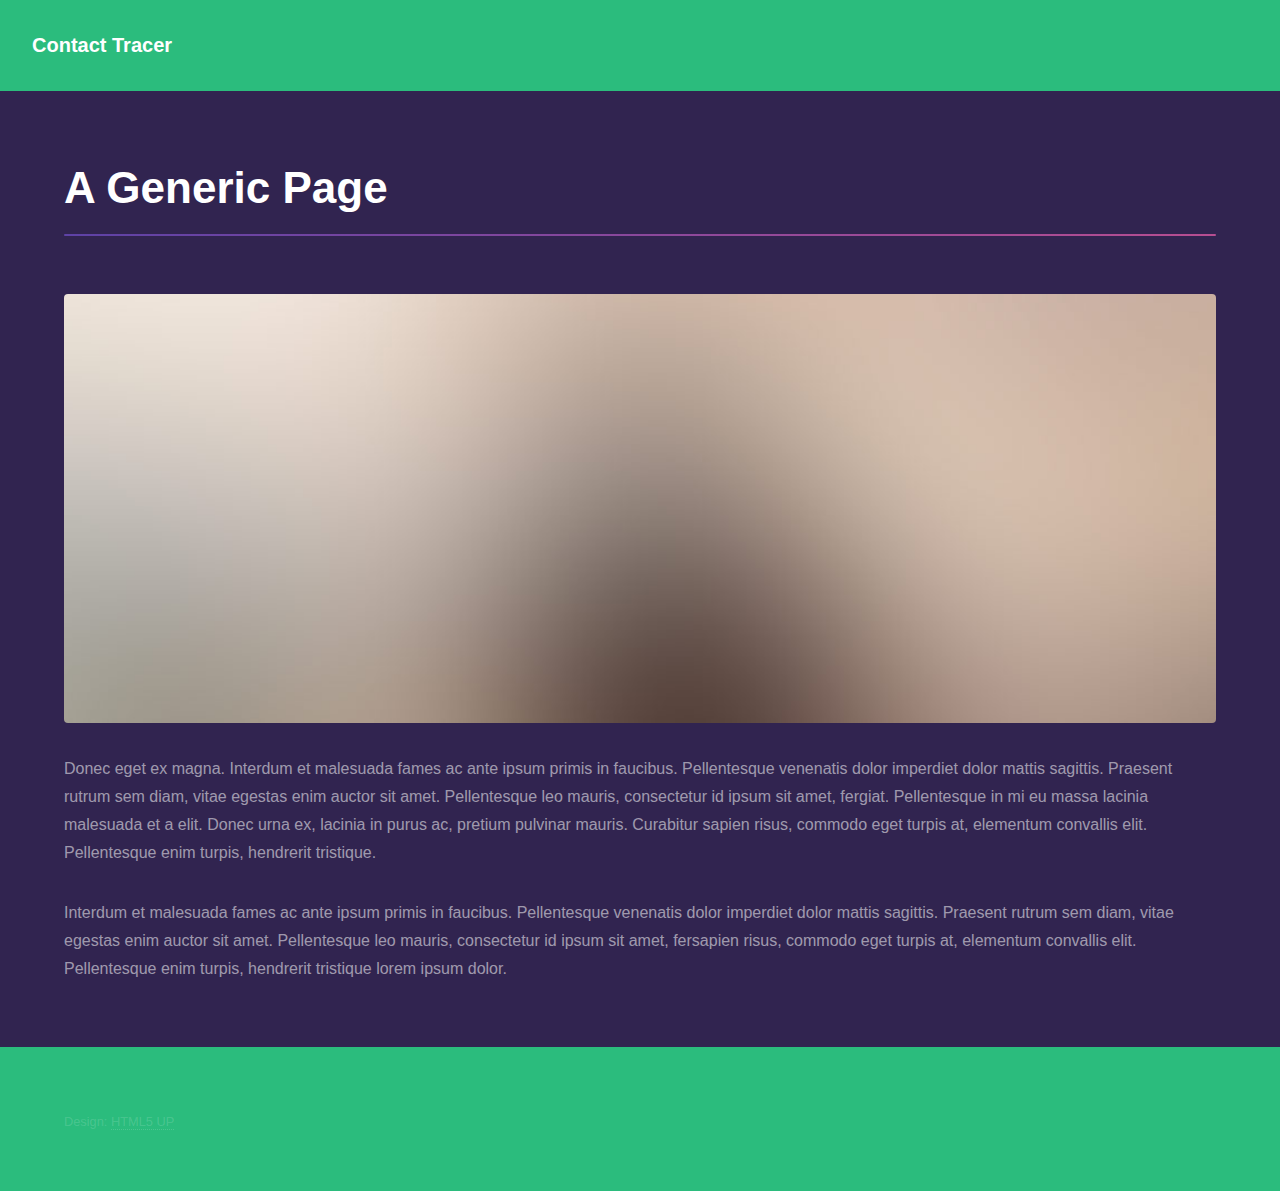
<file: generic/index.html>
<!DOCTYPE html><html lang="en"><head><meta charSet="utf-8"/><meta http-equiv="x-ua-compatible" content="ie=edge"/><meta name="viewport" content="width=device-width, initial-scale=1, shrink-to-fit=no"/><style data-href="/styles.13c1eef09bd08a3ca382.css">/*!
 *  Font Awesome 4.7.0 by @davegandy - http://fontawesome.io - @fontawesome
 *  License - http://fontawesome.io/license (Font: SIL OFL 1.1, CSS: MIT License)
 */@font-face{font-family:FontAwesome;src:url(/static/fontawesome-webfont-674f50d287a8c48dc19ba404d20fe713.eot);src:url(/static/fontawesome-webfont-674f50d287a8c48dc19ba404d20fe713.eot?#iefix&v=4.7.0) format("embedded-opentype"),url(/static/fontawesome-webfont-af7ae505a9eed503f8b8e6982036873e.woff2) format("woff2"),url(/static/fontawesome-webfont-fee66e712a8a08eef5805a46892932ad.woff) format("woff"),url(/static/fontawesome-webfont-b06871f281fee6b241d60582ae9369b9.ttf) format("truetype"),url(/static/fontawesome-webfont-acf3dcb7ff752b5296ca23ba2c7c2606.svg#fontawesomeregular) format("svg");font-weight:400;font-style:normal}.fa{display:inline-block;font:normal normal normal 14px/1 FontAwesome;font-size:inherit;text-rendering:auto;-webkit-font-smoothing:antialiased;-moz-osx-font-smoothing:grayscale}.fa-lg{font-size:1.33333333em;line-height:.75em;vertical-align:-15%}.fa-2x{font-size:2em}.fa-3x{font-size:3em}.fa-4x{font-size:4em}.fa-5x{font-size:5em}.fa-fw{width:1.28571429em;text-align:center}.fa-ul{padding-left:0;margin-left:2.14285714em;list-style-type:none}.fa-ul>li{position:relative}.fa-li{position:absolute;left:-2.14285714em;width:2.14285714em;top:.14285714em;text-align:center}.fa-li.fa-lg{left:-1.85714286em}.fa-border{padding:.2em .25em .15em;border:.08em solid #eee;border-radius:.1em}.fa-pull-left{float:left}.fa-pull-right{float:right}.fa.fa-pull-left{margin-right:.3em}.fa.fa-pull-right{margin-left:.3em}.pull-right{float:right}.pull-left{float:left}.fa.pull-left{margin-right:.3em}.fa.pull-right{margin-left:.3em}.fa-spin{animation:fa-spin 2s linear infinite}.fa-pulse{animation:fa-spin 1s steps(8) infinite}@keyframes fa-spin{0%{transform:rotate(0deg)}to{transform:rotate(359deg)}}.fa-rotate-90{-ms-filter:"progid:DXImageTransform.Microsoft.BasicImage(rotation=1)";transform:rotate(90deg)}.fa-rotate-180{-ms-filter:"progid:DXImageTransform.Microsoft.BasicImage(rotation=2)";transform:rotate(180deg)}.fa-rotate-270{-ms-filter:"progid:DXImageTransform.Microsoft.BasicImage(rotation=3)";transform:rotate(270deg)}.fa-flip-horizontal{-ms-filter:"progid:DXImageTransform.Microsoft.BasicImage(rotation=0, mirror=1)";transform:scaleX(-1)}.fa-flip-vertical{-ms-filter:"progid:DXImageTransform.Microsoft.BasicImage(rotation=2, mirror=1)";transform:scaleY(-1)}:root .fa-flip-horizontal,:root .fa-flip-vertical,:root .fa-rotate-90,:root .fa-rotate-180,:root .fa-rotate-270{-webkit-filter:none;filter:none}.fa-stack{position:relative;display:inline-block;width:2em;height:2em;line-height:2em;vertical-align:middle}.fa-stack-1x,.fa-stack-2x{position:absolute;left:0;width:100%;text-align:center}.fa-stack-1x{line-height:inherit}.fa-stack-2x{font-size:2em}.fa-inverse{color:#fff}.fa-glass:before{content:"\F000"}.fa-music:before{content:"\F001"}.fa-search:before{content:"\F002"}.fa-envelope-o:before{content:"\F003"}.fa-heart:before{content:"\F004"}.fa-star:before{content:"\F005"}.fa-star-o:before{content:"\F006"}.fa-user:before{content:"\F007"}.fa-film:before{content:"\F008"}.fa-th-large:before{content:"\F009"}.fa-th:before{content:"\F00A"}.fa-th-list:before{content:"\F00B"}.fa-check:before{content:"\F00C"}.fa-close:before,.fa-remove:before,.fa-times:before{content:"\F00D"}.fa-search-plus:before{content:"\F00E"}.fa-search-minus:before{content:"\F010"}.fa-power-off:before{content:"\F011"}.fa-signal:before{content:"\F012"}.fa-cog:before,.fa-gear:before{content:"\F013"}.fa-trash-o:before{content:"\F014"}.fa-home:before{content:"\F015"}.fa-file-o:before{content:"\F016"}.fa-clock-o:before{content:"\F017"}.fa-road:before{content:"\F018"}.fa-download:before{content:"\F019"}.fa-arrow-circle-o-down:before{content:"\F01A"}.fa-arrow-circle-o-up:before{content:"\F01B"}.fa-inbox:before{content:"\F01C"}.fa-play-circle-o:before{content:"\F01D"}.fa-repeat:before,.fa-rotate-right:before{content:"\F01E"}.fa-refresh:before{content:"\F021"}.fa-list-alt:before{content:"\F022"}.fa-lock:before{content:"\F023"}.fa-flag:before{content:"\F024"}.fa-headphones:before{content:"\F025"}.fa-volume-off:before{content:"\F026"}.fa-volume-down:before{content:"\F027"}.fa-volume-up:before{content:"\F028"}.fa-qrcode:before{content:"\F029"}.fa-barcode:before{content:"\F02A"}.fa-tag:before{content:"\F02B"}.fa-tags:before{content:"\F02C"}.fa-book:before{content:"\F02D"}.fa-bookmark:before{content:"\F02E"}.fa-print:before{content:"\F02F"}.fa-camera:before{content:"\F030"}.fa-font:before{content:"\F031"}.fa-bold:before{content:"\F032"}.fa-italic:before{content:"\F033"}.fa-text-height:before{content:"\F034"}.fa-text-width:before{content:"\F035"}.fa-align-left:before{content:"\F036"}.fa-align-center:before{content:"\F037"}.fa-align-right:before{content:"\F038"}.fa-align-justify:before{content:"\F039"}.fa-list:before{content:"\F03A"}.fa-dedent:before,.fa-outdent:before{content:"\F03B"}.fa-indent:before{content:"\F03C"}.fa-video-camera:before{content:"\F03D"}.fa-image:before,.fa-photo:before,.fa-picture-o:before{content:"\F03E"}.fa-pencil:before{content:"\F040"}.fa-map-marker:before{content:"\F041"}.fa-adjust:before{content:"\F042"}.fa-tint:before{content:"\F043"}.fa-edit:before,.fa-pencil-square-o:before{content:"\F044"}.fa-share-square-o:before{content:"\F045"}.fa-check-square-o:before{content:"\F046"}.fa-arrows:before{content:"\F047"}.fa-step-backward:before{content:"\F048"}.fa-fast-backward:before{content:"\F049"}.fa-backward:before{content:"\F04A"}.fa-play:before{content:"\F04B"}.fa-pause:before{content:"\F04C"}.fa-stop:before{content:"\F04D"}.fa-forward:before{content:"\F04E"}.fa-fast-forward:before{content:"\F050"}.fa-step-forward:before{content:"\F051"}.fa-eject:before{content:"\F052"}.fa-chevron-left:before{content:"\F053"}.fa-chevron-right:before{content:"\F054"}.fa-plus-circle:before{content:"\F055"}.fa-minus-circle:before{content:"\F056"}.fa-times-circle:before{content:"\F057"}.fa-check-circle:before{content:"\F058"}.fa-question-circle:before{content:"\F059"}.fa-info-circle:before{content:"\F05A"}.fa-crosshairs:before{content:"\F05B"}.fa-times-circle-o:before{content:"\F05C"}.fa-check-circle-o:before{content:"\F05D"}.fa-ban:before{content:"\F05E"}.fa-arrow-left:before{content:"\F060"}.fa-arrow-right:before{content:"\F061"}.fa-arrow-up:before{content:"\F062"}.fa-arrow-down:before{content:"\F063"}.fa-mail-forward:before,.fa-share:before{content:"\F064"}.fa-expand:before{content:"\F065"}.fa-compress:before{content:"\F066"}.fa-plus:before{content:"\F067"}.fa-minus:before{content:"\F068"}.fa-asterisk:before{content:"\F069"}.fa-exclamation-circle:before{content:"\F06A"}.fa-gift:before{content:"\F06B"}.fa-leaf:before{content:"\F06C"}.fa-fire:before{content:"\F06D"}.fa-eye:before{content:"\F06E"}.fa-eye-slash:before{content:"\F070"}.fa-exclamation-triangle:before,.fa-warning:before{content:"\F071"}.fa-plane:before{content:"\F072"}.fa-calendar:before{content:"\F073"}.fa-random:before{content:"\F074"}.fa-comment:before{content:"\F075"}.fa-magnet:before{content:"\F076"}.fa-chevron-up:before{content:"\F077"}.fa-chevron-down:before{content:"\F078"}.fa-retweet:before{content:"\F079"}.fa-shopping-cart:before{content:"\F07A"}.fa-folder:before{content:"\F07B"}.fa-folder-open:before{content:"\F07C"}.fa-arrows-v:before{content:"\F07D"}.fa-arrows-h:before{content:"\F07E"}.fa-bar-chart-o:before,.fa-bar-chart:before{content:"\F080"}.fa-twitter-square:before{content:"\F081"}.fa-facebook-square:before{content:"\F082"}.fa-camera-retro:before{content:"\F083"}.fa-key:before{content:"\F084"}.fa-cogs:before,.fa-gears:before{content:"\F085"}.fa-comments:before{content:"\F086"}.fa-thumbs-o-up:before{content:"\F087"}.fa-thumbs-o-down:before{content:"\F088"}.fa-star-half:before{content:"\F089"}.fa-heart-o:before{content:"\F08A"}.fa-sign-out:before{content:"\F08B"}.fa-linkedin-square:before{content:"\F08C"}.fa-thumb-tack:before{content:"\F08D"}.fa-external-link:before{content:"\F08E"}.fa-sign-in:before{content:"\F090"}.fa-trophy:before{content:"\F091"}.fa-github-square:before{content:"\F092"}.fa-upload:before{content:"\F093"}.fa-lemon-o:before{content:"\F094"}.fa-phone:before{content:"\F095"}.fa-square-o:before{content:"\F096"}.fa-bookmark-o:before{content:"\F097"}.fa-phone-square:before{content:"\F098"}.fa-twitter:before{content:"\F099"}.fa-facebook-f:before,.fa-facebook:before{content:"\F09A"}.fa-github:before{content:"\F09B"}.fa-unlock:before{content:"\F09C"}.fa-credit-card:before{content:"\F09D"}.fa-feed:before,.fa-rss:before{content:"\F09E"}.fa-hdd-o:before{content:"\F0A0"}.fa-bullhorn:before{content:"\F0A1"}.fa-bell:before{content:"\F0F3"}.fa-certificate:before{content:"\F0A3"}.fa-hand-o-right:before{content:"\F0A4"}.fa-hand-o-left:before{content:"\F0A5"}.fa-hand-o-up:before{content:"\F0A6"}.fa-hand-o-down:before{content:"\F0A7"}.fa-arrow-circle-left:before{content:"\F0A8"}.fa-arrow-circle-right:before{content:"\F0A9"}.fa-arrow-circle-up:before{content:"\F0AA"}.fa-arrow-circle-down:before{content:"\F0AB"}.fa-globe:before{content:"\F0AC"}.fa-wrench:before{content:"\F0AD"}.fa-tasks:before{content:"\F0AE"}.fa-filter:before{content:"\F0B0"}.fa-briefcase:before{content:"\F0B1"}.fa-arrows-alt:before{content:"\F0B2"}.fa-group:before,.fa-users:before{content:"\F0C0"}.fa-chain:before,.fa-link:before{content:"\F0C1"}.fa-cloud:before{content:"\F0C2"}.fa-flask:before{content:"\F0C3"}.fa-cut:before,.fa-scissors:before{content:"\F0C4"}.fa-copy:before,.fa-files-o:before{content:"\F0C5"}.fa-paperclip:before{content:"\F0C6"}.fa-floppy-o:before,.fa-save:before{content:"\F0C7"}.fa-square:before{content:"\F0C8"}.fa-bars:before,.fa-navicon:before,.fa-reorder:before{content:"\F0C9"}.fa-list-ul:before{content:"\F0CA"}.fa-list-ol:before{content:"\F0CB"}.fa-strikethrough:before{content:"\F0CC"}.fa-underline:before{content:"\F0CD"}.fa-table:before{content:"\F0CE"}.fa-magic:before{content:"\F0D0"}.fa-truck:before{content:"\F0D1"}.fa-pinterest:before{content:"\F0D2"}.fa-pinterest-square:before{content:"\F0D3"}.fa-google-plus-square:before{content:"\F0D4"}.fa-google-plus:before{content:"\F0D5"}.fa-money:before{content:"\F0D6"}.fa-caret-down:before{content:"\F0D7"}.fa-caret-up:before{content:"\F0D8"}.fa-caret-left:before{content:"\F0D9"}.fa-caret-right:before{content:"\F0DA"}.fa-columns:before{content:"\F0DB"}.fa-sort:before,.fa-unsorted:before{content:"\F0DC"}.fa-sort-desc:before,.fa-sort-down:before{content:"\F0DD"}.fa-sort-asc:before,.fa-sort-up:before{content:"\F0DE"}.fa-envelope:before{content:"\F0E0"}.fa-linkedin:before{content:"\F0E1"}.fa-rotate-left:before,.fa-undo:before{content:"\F0E2"}.fa-gavel:before,.fa-legal:before{content:"\F0E3"}.fa-dashboard:before,.fa-tachometer:before{content:"\F0E4"}.fa-comment-o:before{content:"\F0E5"}.fa-comments-o:before{content:"\F0E6"}.fa-bolt:before,.fa-flash:before{content:"\F0E7"}.fa-sitemap:before{content:"\F0E8"}.fa-umbrella:before{content:"\F0E9"}.fa-clipboard:before,.fa-paste:before{content:"\F0EA"}.fa-lightbulb-o:before{content:"\F0EB"}.fa-exchange:before{content:"\F0EC"}.fa-cloud-download:before{content:"\F0ED"}.fa-cloud-upload:before{content:"\F0EE"}.fa-user-md:before{content:"\F0F0"}.fa-stethoscope:before{content:"\F0F1"}.fa-suitcase:before{content:"\F0F2"}.fa-bell-o:before{content:"\F0A2"}.fa-coffee:before{content:"\F0F4"}.fa-cutlery:before{content:"\F0F5"}.fa-file-text-o:before{content:"\F0F6"}.fa-building-o:before{content:"\F0F7"}.fa-hospital-o:before{content:"\F0F8"}.fa-ambulance:before{content:"\F0F9"}.fa-medkit:before{content:"\F0FA"}.fa-fighter-jet:before{content:"\F0FB"}.fa-beer:before{content:"\F0FC"}.fa-h-square:before{content:"\F0FD"}.fa-plus-square:before{content:"\F0FE"}.fa-angle-double-left:before{content:"\F100"}.fa-angle-double-right:before{content:"\F101"}.fa-angle-double-up:before{content:"\F102"}.fa-angle-double-down:before{content:"\F103"}.fa-angle-left:before{content:"\F104"}.fa-angle-right:before{content:"\F105"}.fa-angle-up:before{content:"\F106"}.fa-angle-down:before{content:"\F107"}.fa-desktop:before{content:"\F108"}.fa-laptop:before{content:"\F109"}.fa-tablet:before{content:"\F10A"}.fa-mobile-phone:before,.fa-mobile:before{content:"\F10B"}.fa-circle-o:before{content:"\F10C"}.fa-quote-left:before{content:"\F10D"}.fa-quote-right:before{content:"\F10E"}.fa-spinner:before{content:"\F110"}.fa-circle:before{content:"\F111"}.fa-mail-reply:before,.fa-reply:before{content:"\F112"}.fa-github-alt:before{content:"\F113"}.fa-folder-o:before{content:"\F114"}.fa-folder-open-o:before{content:"\F115"}.fa-smile-o:before{content:"\F118"}.fa-frown-o:before{content:"\F119"}.fa-meh-o:before{content:"\F11A"}.fa-gamepad:before{content:"\F11B"}.fa-keyboard-o:before{content:"\F11C"}.fa-flag-o:before{content:"\F11D"}.fa-flag-checkered:before{content:"\F11E"}.fa-terminal:before{content:"\F120"}.fa-code:before{content:"\F121"}.fa-mail-reply-all:before,.fa-reply-all:before{content:"\F122"}.fa-star-half-empty:before,.fa-star-half-full:before,.fa-star-half-o:before{content:"\F123"}.fa-location-arrow:before{content:"\F124"}.fa-crop:before{content:"\F125"}.fa-code-fork:before{content:"\F126"}.fa-chain-broken:before,.fa-unlink:before{content:"\F127"}.fa-question:before{content:"\F128"}.fa-info:before{content:"\F129"}.fa-exclamation:before{content:"\F12A"}.fa-superscript:before{content:"\F12B"}.fa-subscript:before{content:"\F12C"}.fa-eraser:before{content:"\F12D"}.fa-puzzle-piece:before{content:"\F12E"}.fa-microphone:before{content:"\F130"}.fa-microphone-slash:before{content:"\F131"}.fa-shield:before{content:"\F132"}.fa-calendar-o:before{content:"\F133"}.fa-fire-extinguisher:before{content:"\F134"}.fa-rocket:before{content:"\F135"}.fa-maxcdn:before{content:"\F136"}.fa-chevron-circle-left:before{content:"\F137"}.fa-chevron-circle-right:before{content:"\F138"}.fa-chevron-circle-up:before{content:"\F139"}.fa-chevron-circle-down:before{content:"\F13A"}.fa-html5:before{content:"\F13B"}.fa-css3:before{content:"\F13C"}.fa-anchor:before{content:"\F13D"}.fa-unlock-alt:before{content:"\F13E"}.fa-bullseye:before{content:"\F140"}.fa-ellipsis-h:before{content:"\F141"}.fa-ellipsis-v:before{content:"\F142"}.fa-rss-square:before{content:"\F143"}.fa-play-circle:before{content:"\F144"}.fa-ticket:before{content:"\F145"}.fa-minus-square:before{content:"\F146"}.fa-minus-square-o:before{content:"\F147"}.fa-level-up:before{content:"\F148"}.fa-level-down:before{content:"\F149"}.fa-check-square:before{content:"\F14A"}.fa-pencil-square:before{content:"\F14B"}.fa-external-link-square:before{content:"\F14C"}.fa-share-square:before{content:"\F14D"}.fa-compass:before{content:"\F14E"}.fa-caret-square-o-down:before,.fa-toggle-down:before{content:"\F150"}.fa-caret-square-o-up:before,.fa-toggle-up:before{content:"\F151"}.fa-caret-square-o-right:before,.fa-toggle-right:before{content:"\F152"}.fa-eur:before,.fa-euro:before{content:"\F153"}.fa-gbp:before{content:"\F154"}.fa-dollar:before,.fa-usd:before{content:"\F155"}.fa-inr:before,.fa-rupee:before{content:"\F156"}.fa-cny:before,.fa-jpy:before,.fa-rmb:before,.fa-yen:before{content:"\F157"}.fa-rouble:before,.fa-rub:before,.fa-ruble:before{content:"\F158"}.fa-krw:before,.fa-won:before{content:"\F159"}.fa-bitcoin:before,.fa-btc:before{content:"\F15A"}.fa-file:before{content:"\F15B"}.fa-file-text:before{content:"\F15C"}.fa-sort-alpha-asc:before{content:"\F15D"}.fa-sort-alpha-desc:before{content:"\F15E"}.fa-sort-amount-asc:before{content:"\F160"}.fa-sort-amount-desc:before{content:"\F161"}.fa-sort-numeric-asc:before{content:"\F162"}.fa-sort-numeric-desc:before{content:"\F163"}.fa-thumbs-up:before{content:"\F164"}.fa-thumbs-down:before{content:"\F165"}.fa-youtube-square:before{content:"\F166"}.fa-youtube:before{content:"\F167"}.fa-xing:before{content:"\F168"}.fa-xing-square:before{content:"\F169"}.fa-youtube-play:before{content:"\F16A"}.fa-dropbox:before{content:"\F16B"}.fa-stack-overflow:before{content:"\F16C"}.fa-instagram:before{content:"\F16D"}.fa-flickr:before{content:"\F16E"}.fa-adn:before{content:"\F170"}.fa-bitbucket:before{content:"\F171"}.fa-bitbucket-square:before{content:"\F172"}.fa-tumblr:before{content:"\F173"}.fa-tumblr-square:before{content:"\F174"}.fa-long-arrow-down:before{content:"\F175"}.fa-long-arrow-up:before{content:"\F176"}.fa-long-arrow-left:before{content:"\F177"}.fa-long-arrow-right:before{content:"\F178"}.fa-apple:before{content:"\F179"}.fa-windows:before{content:"\F17A"}.fa-android:before{content:"\F17B"}.fa-linux:before{content:"\F17C"}.fa-dribbble:before{content:"\F17D"}.fa-skype:before{content:"\F17E"}.fa-foursquare:before{content:"\F180"}.fa-trello:before{content:"\F181"}.fa-female:before{content:"\F182"}.fa-male:before{content:"\F183"}.fa-gittip:before,.fa-gratipay:before{content:"\F184"}.fa-sun-o:before{content:"\F185"}.fa-moon-o:before{content:"\F186"}.fa-archive:before{content:"\F187"}.fa-bug:before{content:"\F188"}.fa-vk:before{content:"\F189"}.fa-weibo:before{content:"\F18A"}.fa-renren:before{content:"\F18B"}.fa-pagelines:before{content:"\F18C"}.fa-stack-exchange:before{content:"\F18D"}.fa-arrow-circle-o-right:before{content:"\F18E"}.fa-arrow-circle-o-left:before{content:"\F190"}.fa-caret-square-o-left:before,.fa-toggle-left:before{content:"\F191"}.fa-dot-circle-o:before{content:"\F192"}.fa-wheelchair:before{content:"\F193"}.fa-vimeo-square:before{content:"\F194"}.fa-try:before,.fa-turkish-lira:before{content:"\F195"}.fa-plus-square-o:before{content:"\F196"}.fa-space-shuttle:before{content:"\F197"}.fa-slack:before{content:"\F198"}.fa-envelope-square:before{content:"\F199"}.fa-wordpress:before{content:"\F19A"}.fa-openid:before{content:"\F19B"}.fa-bank:before,.fa-institution:before,.fa-university:before{content:"\F19C"}.fa-graduation-cap:before,.fa-mortar-board:before{content:"\F19D"}.fa-yahoo:before{content:"\F19E"}.fa-google:before{content:"\F1A0"}.fa-reddit:before{content:"\F1A1"}.fa-reddit-square:before{content:"\F1A2"}.fa-stumbleupon-circle:before{content:"\F1A3"}.fa-stumbleupon:before{content:"\F1A4"}.fa-delicious:before{content:"\F1A5"}.fa-digg:before{content:"\F1A6"}.fa-pied-piper-pp:before{content:"\F1A7"}.fa-pied-piper-alt:before{content:"\F1A8"}.fa-drupal:before{content:"\F1A9"}.fa-joomla:before{content:"\F1AA"}.fa-language:before{content:"\F1AB"}.fa-fax:before{content:"\F1AC"}.fa-building:before{content:"\F1AD"}.fa-child:before{content:"\F1AE"}.fa-paw:before{content:"\F1B0"}.fa-spoon:before{content:"\F1B1"}.fa-cube:before{content:"\F1B2"}.fa-cubes:before{content:"\F1B3"}.fa-behance:before{content:"\F1B4"}.fa-behance-square:before{content:"\F1B5"}.fa-steam:before{content:"\F1B6"}.fa-steam-square:before{content:"\F1B7"}.fa-recycle:before{content:"\F1B8"}.fa-automobile:before,.fa-car:before{content:"\F1B9"}.fa-cab:before,.fa-taxi:before{content:"\F1BA"}.fa-tree:before{content:"\F1BB"}.fa-spotify:before{content:"\F1BC"}.fa-deviantart:before{content:"\F1BD"}.fa-soundcloud:before{content:"\F1BE"}.fa-database:before{content:"\F1C0"}.fa-file-pdf-o:before{content:"\F1C1"}.fa-file-word-o:before{content:"\F1C2"}.fa-file-excel-o:before{content:"\F1C3"}.fa-file-powerpoint-o:before{content:"\F1C4"}.fa-file-image-o:before,.fa-file-photo-o:before,.fa-file-picture-o:before{content:"\F1C5"}.fa-file-archive-o:before,.fa-file-zip-o:before{content:"\F1C6"}.fa-file-audio-o:before,.fa-file-sound-o:before{content:"\F1C7"}.fa-file-movie-o:before,.fa-file-video-o:before{content:"\F1C8"}.fa-file-code-o:before{content:"\F1C9"}.fa-vine:before{content:"\F1CA"}.fa-codepen:before{content:"\F1CB"}.fa-jsfiddle:before{content:"\F1CC"}.fa-life-bouy:before,.fa-life-buoy:before,.fa-life-ring:before,.fa-life-saver:before,.fa-support:before{content:"\F1CD"}.fa-circle-o-notch:before{content:"\F1CE"}.fa-ra:before,.fa-rebel:before,.fa-resistance:before{content:"\F1D0"}.fa-empire:before,.fa-ge:before{content:"\F1D1"}.fa-git-square:before{content:"\F1D2"}.fa-git:before{content:"\F1D3"}.fa-hacker-news:before,.fa-y-combinator-square:before,.fa-yc-square:before{content:"\F1D4"}.fa-tencent-weibo:before{content:"\F1D5"}.fa-qq:before{content:"\F1D6"}.fa-wechat:before,.fa-weixin:before{content:"\F1D7"}.fa-paper-plane:before,.fa-send:before{content:"\F1D8"}.fa-paper-plane-o:before,.fa-send-o:before{content:"\F1D9"}.fa-history:before{content:"\F1DA"}.fa-circle-thin:before{content:"\F1DB"}.fa-header:before{content:"\F1DC"}.fa-paragraph:before{content:"\F1DD"}.fa-sliders:before{content:"\F1DE"}.fa-share-alt:before{content:"\F1E0"}.fa-share-alt-square:before{content:"\F1E1"}.fa-bomb:before{content:"\F1E2"}.fa-futbol-o:before,.fa-soccer-ball-o:before{content:"\F1E3"}.fa-tty:before{content:"\F1E4"}.fa-binoculars:before{content:"\F1E5"}.fa-plug:before{content:"\F1E6"}.fa-slideshare:before{content:"\F1E7"}.fa-twitch:before{content:"\F1E8"}.fa-yelp:before{content:"\F1E9"}.fa-newspaper-o:before{content:"\F1EA"}.fa-wifi:before{content:"\F1EB"}.fa-calculator:before{content:"\F1EC"}.fa-paypal:before{content:"\F1ED"}.fa-google-wallet:before{content:"\F1EE"}.fa-cc-visa:before{content:"\F1F0"}.fa-cc-mastercard:before{content:"\F1F1"}.fa-cc-discover:before{content:"\F1F2"}.fa-cc-amex:before{content:"\F1F3"}.fa-cc-paypal:before{content:"\F1F4"}.fa-cc-stripe:before{content:"\F1F5"}.fa-bell-slash:before{content:"\F1F6"}.fa-bell-slash-o:before{content:"\F1F7"}.fa-trash:before{content:"\F1F8"}.fa-copyright:before{content:"\F1F9"}.fa-at:before{content:"\F1FA"}.fa-eyedropper:before{content:"\F1FB"}.fa-paint-brush:before{content:"\F1FC"}.fa-birthday-cake:before{content:"\F1FD"}.fa-area-chart:before{content:"\F1FE"}.fa-pie-chart:before{content:"\F200"}.fa-line-chart:before{content:"\F201"}.fa-lastfm:before{content:"\F202"}.fa-lastfm-square:before{content:"\F203"}.fa-toggle-off:before{content:"\F204"}.fa-toggle-on:before{content:"\F205"}.fa-bicycle:before{content:"\F206"}.fa-bus:before{content:"\F207"}.fa-ioxhost:before{content:"\F208"}.fa-angellist:before{content:"\F209"}.fa-cc:before{content:"\F20A"}.fa-ils:before,.fa-shekel:before,.fa-sheqel:before{content:"\F20B"}.fa-meanpath:before{content:"\F20C"}.fa-buysellads:before{content:"\F20D"}.fa-connectdevelop:before{content:"\F20E"}.fa-dashcube:before{content:"\F210"}.fa-forumbee:before{content:"\F211"}.fa-leanpub:before{content:"\F212"}.fa-sellsy:before{content:"\F213"}.fa-shirtsinbulk:before{content:"\F214"}.fa-simplybuilt:before{content:"\F215"}.fa-skyatlas:before{content:"\F216"}.fa-cart-plus:before{content:"\F217"}.fa-cart-arrow-down:before{content:"\F218"}.fa-diamond:before{content:"\F219"}.fa-ship:before{content:"\F21A"}.fa-user-secret:before{content:"\F21B"}.fa-motorcycle:before{content:"\F21C"}.fa-street-view:before{content:"\F21D"}.fa-heartbeat:before{content:"\F21E"}.fa-venus:before{content:"\F221"}.fa-mars:before{content:"\F222"}.fa-mercury:before{content:"\F223"}.fa-intersex:before,.fa-transgender:before{content:"\F224"}.fa-transgender-alt:before{content:"\F225"}.fa-venus-double:before{content:"\F226"}.fa-mars-double:before{content:"\F227"}.fa-venus-mars:before{content:"\F228"}.fa-mars-stroke:before{content:"\F229"}.fa-mars-stroke-v:before{content:"\F22A"}.fa-mars-stroke-h:before{content:"\F22B"}.fa-neuter:before{content:"\F22C"}.fa-genderless:before{content:"\F22D"}.fa-facebook-official:before{content:"\F230"}.fa-pinterest-p:before{content:"\F231"}.fa-whatsapp:before{content:"\F232"}.fa-server:before{content:"\F233"}.fa-user-plus:before{content:"\F234"}.fa-user-times:before{content:"\F235"}.fa-bed:before,.fa-hotel:before{content:"\F236"}.fa-viacoin:before{content:"\F237"}.fa-train:before{content:"\F238"}.fa-subway:before{content:"\F239"}.fa-medium:before{content:"\F23A"}.fa-y-combinator:before,.fa-yc:before{content:"\F23B"}.fa-optin-monster:before{content:"\F23C"}.fa-opencart:before{content:"\F23D"}.fa-expeditedssl:before{content:"\F23E"}.fa-battery-4:before,.fa-battery-full:before,.fa-battery:before{content:"\F240"}.fa-battery-3:before,.fa-battery-three-quarters:before{content:"\F241"}.fa-battery-2:before,.fa-battery-half:before{content:"\F242"}.fa-battery-1:before,.fa-battery-quarter:before{content:"\F243"}.fa-battery-0:before,.fa-battery-empty:before{content:"\F244"}.fa-mouse-pointer:before{content:"\F245"}.fa-i-cursor:before{content:"\F246"}.fa-object-group:before{content:"\F247"}.fa-object-ungroup:before{content:"\F248"}.fa-sticky-note:before{content:"\F249"}.fa-sticky-note-o:before{content:"\F24A"}.fa-cc-jcb:before{content:"\F24B"}.fa-cc-diners-club:before{content:"\F24C"}.fa-clone:before{content:"\F24D"}.fa-balance-scale:before{content:"\F24E"}.fa-hourglass-o:before{content:"\F250"}.fa-hourglass-1:before,.fa-hourglass-start:before{content:"\F251"}.fa-hourglass-2:before,.fa-hourglass-half:before{content:"\F252"}.fa-hourglass-3:before,.fa-hourglass-end:before{content:"\F253"}.fa-hourglass:before{content:"\F254"}.fa-hand-grab-o:before,.fa-hand-rock-o:before{content:"\F255"}.fa-hand-paper-o:before,.fa-hand-stop-o:before{content:"\F256"}.fa-hand-scissors-o:before{content:"\F257"}.fa-hand-lizard-o:before{content:"\F258"}.fa-hand-spock-o:before{content:"\F259"}.fa-hand-pointer-o:before{content:"\F25A"}.fa-hand-peace-o:before{content:"\F25B"}.fa-trademark:before{content:"\F25C"}.fa-registered:before{content:"\F25D"}.fa-creative-commons:before{content:"\F25E"}.fa-gg:before{content:"\F260"}.fa-gg-circle:before{content:"\F261"}.fa-tripadvisor:before{content:"\F262"}.fa-odnoklassniki:before{content:"\F263"}.fa-odnoklassniki-square:before{content:"\F264"}.fa-get-pocket:before{content:"\F265"}.fa-wikipedia-w:before{content:"\F266"}.fa-safari:before{content:"\F267"}.fa-chrome:before{content:"\F268"}.fa-firefox:before{content:"\F269"}.fa-opera:before{content:"\F26A"}.fa-internet-explorer:before{content:"\F26B"}.fa-television:before,.fa-tv:before{content:"\F26C"}.fa-contao:before{content:"\F26D"}.fa-500px:before{content:"\F26E"}.fa-amazon:before{content:"\F270"}.fa-calendar-plus-o:before{content:"\F271"}.fa-calendar-minus-o:before{content:"\F272"}.fa-calendar-times-o:before{content:"\F273"}.fa-calendar-check-o:before{content:"\F274"}.fa-industry:before{content:"\F275"}.fa-map-pin:before{content:"\F276"}.fa-map-signs:before{content:"\F277"}.fa-map-o:before{content:"\F278"}.fa-map:before{content:"\F279"}.fa-commenting:before{content:"\F27A"}.fa-commenting-o:before{content:"\F27B"}.fa-houzz:before{content:"\F27C"}.fa-vimeo:before{content:"\F27D"}.fa-black-tie:before{content:"\F27E"}.fa-fonticons:before{content:"\F280"}.fa-reddit-alien:before{content:"\F281"}.fa-edge:before{content:"\F282"}.fa-credit-card-alt:before{content:"\F283"}.fa-codiepie:before{content:"\F284"}.fa-modx:before{content:"\F285"}.fa-fort-awesome:before{content:"\F286"}.fa-usb:before{content:"\F287"}.fa-product-hunt:before{content:"\F288"}.fa-mixcloud:before{content:"\F289"}.fa-scribd:before{content:"\F28A"}.fa-pause-circle:before{content:"\F28B"}.fa-pause-circle-o:before{content:"\F28C"}.fa-stop-circle:before{content:"\F28D"}.fa-stop-circle-o:before{content:"\F28E"}.fa-shopping-bag:before{content:"\F290"}.fa-shopping-basket:before{content:"\F291"}.fa-hashtag:before{content:"\F292"}.fa-bluetooth:before{content:"\F293"}.fa-bluetooth-b:before{content:"\F294"}.fa-percent:before{content:"\F295"}.fa-gitlab:before{content:"\F296"}.fa-wpbeginner:before{content:"\F297"}.fa-wpforms:before{content:"\F298"}.fa-envira:before{content:"\F299"}.fa-universal-access:before{content:"\F29A"}.fa-wheelchair-alt:before{content:"\F29B"}.fa-question-circle-o:before{content:"\F29C"}.fa-blind:before{content:"\F29D"}.fa-audio-description:before{content:"\F29E"}.fa-volume-control-phone:before{content:"\F2A0"}.fa-braille:before{content:"\F2A1"}.fa-assistive-listening-systems:before{content:"\F2A2"}.fa-american-sign-language-interpreting:before,.fa-asl-interpreting:before{content:"\F2A3"}.fa-deaf:before,.fa-deafness:before,.fa-hard-of-hearing:before{content:"\F2A4"}.fa-glide:before{content:"\F2A5"}.fa-glide-g:before{content:"\F2A6"}.fa-sign-language:before,.fa-signing:before{content:"\F2A7"}.fa-low-vision:before{content:"\F2A8"}.fa-viadeo:before{content:"\F2A9"}.fa-viadeo-square:before{content:"\F2AA"}.fa-snapchat:before{content:"\F2AB"}.fa-snapchat-ghost:before{content:"\F2AC"}.fa-snapchat-square:before{content:"\F2AD"}.fa-pied-piper:before{content:"\F2AE"}.fa-first-order:before{content:"\F2B0"}.fa-yoast:before{content:"\F2B1"}.fa-themeisle:before{content:"\F2B2"}.fa-google-plus-circle:before,.fa-google-plus-official:before{content:"\F2B3"}.fa-fa:before,.fa-font-awesome:before{content:"\F2B4"}.fa-handshake-o:before{content:"\F2B5"}.fa-envelope-open:before{content:"\F2B6"}.fa-envelope-open-o:before{content:"\F2B7"}.fa-linode:before{content:"\F2B8"}.fa-address-book:before{content:"\F2B9"}.fa-address-book-o:before{content:"\F2BA"}.fa-address-card:before,.fa-vcard:before{content:"\F2BB"}.fa-address-card-o:before,.fa-vcard-o:before{content:"\F2BC"}.fa-user-circle:before{content:"\F2BD"}.fa-user-circle-o:before{content:"\F2BE"}.fa-user-o:before{content:"\F2C0"}.fa-id-badge:before{content:"\F2C1"}.fa-drivers-license:before,.fa-id-card:before{content:"\F2C2"}.fa-drivers-license-o:before,.fa-id-card-o:before{content:"\F2C3"}.fa-quora:before{content:"\F2C4"}.fa-free-code-camp:before{content:"\F2C5"}.fa-telegram:before{content:"\F2C6"}.fa-thermometer-4:before,.fa-thermometer-full:before,.fa-thermometer:before{content:"\F2C7"}.fa-thermometer-3:before,.fa-thermometer-three-quarters:before{content:"\F2C8"}.fa-thermometer-2:before,.fa-thermometer-half:before{content:"\F2C9"}.fa-thermometer-1:before,.fa-thermometer-quarter:before{content:"\F2CA"}.fa-thermometer-0:before,.fa-thermometer-empty:before{content:"\F2CB"}.fa-shower:before{content:"\F2CC"}.fa-bath:before,.fa-bathtub:before,.fa-s15:before{content:"\F2CD"}.fa-podcast:before{content:"\F2CE"}.fa-window-maximize:before{content:"\F2D0"}.fa-window-minimize:before{content:"\F2D1"}.fa-window-restore:before{content:"\F2D2"}.fa-times-rectangle:before,.fa-window-close:before{content:"\F2D3"}.fa-times-rectangle-o:before,.fa-window-close-o:before{content:"\F2D4"}.fa-bandcamp:before{content:"\F2D5"}.fa-grav:before{content:"\F2D6"}.fa-etsy:before{content:"\F2D7"}.fa-imdb:before{content:"\F2D8"}.fa-ravelry:before{content:"\F2D9"}.fa-eercast:before{content:"\F2DA"}.fa-microchip:before{content:"\F2DB"}.fa-snowflake-o:before{content:"\F2DC"}.fa-superpowers:before{content:"\F2DD"}.fa-wpexplorer:before{content:"\F2DE"}.fa-meetup:before{content:"\F2E0"}.sr-only{position:absolute;width:1px;height:1px;padding:0;margin:-1px;overflow:hidden;clip:rect(0,0,0,0);border:0}.sr-only-focusable:active,.sr-only-focusable:focus{position:static;width:auto;height:auto;margin:0;overflow:visible;clip:auto}a,abbr,acronym,address,applet,article,aside,audio,b,big,blockquote,body,canvas,caption,center,cite,code,dd,del,details,dfn,div,dl,dt,em,embed,fieldset,figcaption,figure,footer,form,h1,h2,h3,h4,h5,h6,header,hgroup,html,i,iframe,img,ins,kbd,label,legend,li,mark,menu,nav,object,ol,output,p,pre,q,ruby,s,samp,section,small,span,strike,strong,sub,summary,sup,table,tbody,td,tfoot,th,thead,time,tr,tt,u,ul,var,video{margin:0;padding:0;border:0;font-size:100%;font:inherit;vertical-align:baseline}article,aside,details,figcaption,figure,footer,header,hgroup,menu,nav,section{display:block}body{line-height:1}ol,ul{list-style:none}blockquote,q{quotes:none}blockquote:after,blockquote:before,q:after,q:before{content:"";content:none}table{border-collapse:collapse;border-spacing:0}body{-webkit-text-size-adjust:none}mark{background-color:transparent;color:inherit}input::-moz-focus-inner{border:0;padding:0}input,select,textarea{-moz-appearance:none;-webkit-appearance:none;-ms-appearance:none;appearance:none}@-ms-viewport{width:device-width}body{-ms-overflow-style:scrollbar}@media screen and (max-width:480px){body,html{min-width:320px}}html{box-sizing:border-box}*,:after,:before{box-sizing:inherit}body{background:#312450}body.is-preload *,body.is-preload :after,body.is-preload :before{animation:none!important;transition:none!important}body,input,select,textarea{color:hsla(0,0%,100%,.55);font-family:Arial,Helvetica,sans-serif;font-size:16.5pt;font-weight:400;line-height:1.75}@media screen and (max-width:1680px){body,input,select,textarea{font-size:13pt}}@media screen and (max-width:1280px){body,input,select,textarea{font-size:12pt}}@media screen and (max-width:360px){body,input,select,textarea{font-size:11pt}}a{transition:color .2s ease,border-bottom-color .2s ease;border-bottom:1px dotted hsla(0,0%,100%,.35);color:inherit;text-decoration:none}a:hover{border-bottom-color:transparent;color:#fff}b,strong{color:#fff;font-weight:700}em,i{font-style:italic}p{margin:0 0 2em}h1,h2,h3,h4,h5,h6{color:#fff;font-weight:700;line-height:1.5;margin:0 0 .5em}h1 a,h2 a,h3 a,h4 a,h5 a,h6 a{color:inherit;text-decoration:none}h1{font-size:2.75em}h1.major{margin:0 0 1.3em;position:relative;padding-bottom:.35em}h1.major:after{background-image:linear-gradient(90deg,#5e42a6,#b74e91);transition:max-width .2s ease;border-radius:.2em;bottom:0;content:"";height:.05em;position:absolute;right:0;width:100%}h2{font-size:1.75em}h3{font-size:1.1em}h4{font-size:1em}h5{font-size:.8em}h6{font-size:.6em}@media screen and (max-width:736px){h1{font-size:2em}h2{font-size:1.25em}h3{font-size:1em}h4{font-size:.8em}h5,h6{font-size:.6em}}sub{top:.5em}sub,sup{font-size:.8em;position:relative}sup{top:-.5em}blockquote{border-left:4px solid hsla(0,0%,100%,.15);font-style:italic;margin:0 0 2em;padding:.5em 0 .5em 2em}code{background:hsla(0,0%,100%,.05);border-radius:.25em;border:1px solid hsla(0,0%,100%,.15);margin:0 .25em;padding:.25em .65em}code,pre{font-family:Courier New,monospace;font-size:.9em}pre{-webkit-overflow-scrolling:touch;margin:0 0 2em}pre code{display:block;line-height:1.75em;padding:1em 1.5em;overflow-x:auto}hr{border:0;border-bottom:1px solid hsla(0,0%,100%,.15);margin:2em 0}hr.major{margin:3em 0}.align-left{text-align:left}.align-center{text-align:center}.align-right{text-align:right}.row{display:flex;flex-wrap:wrap;align-items:stretch}.row,.row>*{box-sizing:border-box}.row.gtr-uniform>*>:last-child{margin-bottom:0}.row.aln-left{justify-content:flex-start}.row.aln-center{justify-content:center}.row.aln-right{justify-content:flex-end}.row.aln-top{align-items:flex-start}.row.aln-middle{align-items:center}.row.aln-bottom{align-items:flex-end}.row>.imp{order:-1}.row>.col-1{width:8.33333%}.row>.off-1{margin-left:8.33333%}.row>.col-2{width:16.66667%}.row>.off-2{margin-left:16.66667%}.row>.col-3{width:25%}.row>.off-3{margin-left:25%}.row>.col-4{width:33.33333%}.row>.off-4{margin-left:33.33333%}.row>.col-5{width:41.66667%}.row>.off-5{margin-left:41.66667%}.row>.col-6{width:50%}.row>.off-6{margin-left:50%}.row>.col-7{width:58.33333%}.row>.off-7{margin-left:58.33333%}.row>.col-8{width:66.66667%}.row>.off-8{margin-left:66.66667%}.row>.col-9{width:75%}.row>.off-9{margin-left:75%}.row>.col-10{width:83.33333%}.row>.off-10{margin-left:83.33333%}.row>.col-11{width:91.66667%}.row>.off-11{margin-left:91.66667%}.row>.col-12{width:100%}.row>.off-12{margin-left:100%}.row.gtr-0{margin-top:0;margin-left:0}.row.gtr-0>*{padding:0}.row.gtr-0.gtr-uniform{margin-top:0}.row.gtr-0.gtr-uniform>*{padding-top:0}.row.gtr-25{margin-top:0;margin-left:-.375em}.row.gtr-25>*{padding:0 0 0 .375em}.row.gtr-25.gtr-uniform{margin-top:-.375em}.row.gtr-25.gtr-uniform>*{padding-top:.375em}.row.gtr-50{margin-top:0;margin-left:-.75em}.row.gtr-50>*{padding:0 0 0 .75em}.row.gtr-50.gtr-uniform{margin-top:-.75em}.row.gtr-50.gtr-uniform>*{padding-top:.75em}.row{margin-top:0;margin-left:-1.5em}.row>*{padding:0 0 0 1.5em}.row.gtr-uniform{margin-top:-1.5em}.row.gtr-uniform>*{padding-top:1.5em}.row.gtr-150{margin-top:0;margin-left:-2.25em}.row.gtr-150>*{padding:0 0 0 2.25em}.row.gtr-150.gtr-uniform{margin-top:-2.25em}.row.gtr-150.gtr-uniform>*{padding-top:2.25em}.row.gtr-200{margin-top:0;margin-left:-3em}.row.gtr-200>*{padding:0 0 0 3em}.row.gtr-200.gtr-uniform{margin-top:-3em}.row.gtr-200.gtr-uniform>*{padding-top:3em}@media screen and (max-width:1680px){.row{display:flex;flex-wrap:wrap;align-items:stretch}.row,.row>*{box-sizing:border-box}.row.gtr-uniform>*>:last-child{margin-bottom:0}.row.aln-left{justify-content:flex-start}.row.aln-center{justify-content:center}.row.aln-right{justify-content:flex-end}.row.aln-top{align-items:flex-start}.row.aln-middle{align-items:center}.row.aln-bottom{align-items:flex-end}.row>.imp-xlarge{order:-1}.row>.col-1-xlarge{width:8.33333%}.row>.off-1-xlarge{margin-left:8.33333%}.row>.col-2-xlarge{width:16.66667%}.row>.off-2-xlarge{margin-left:16.66667%}.row>.col-3-xlarge{width:25%}.row>.off-3-xlarge{margin-left:25%}.row>.col-4-xlarge{width:33.33333%}.row>.off-4-xlarge{margin-left:33.33333%}.row>.col-5-xlarge{width:41.66667%}.row>.off-5-xlarge{margin-left:41.66667%}.row>.col-6-xlarge{width:50%}.row>.off-6-xlarge{margin-left:50%}.row>.col-7-xlarge{width:58.33333%}.row>.off-7-xlarge{margin-left:58.33333%}.row>.col-8-xlarge{width:66.66667%}.row>.off-8-xlarge{margin-left:66.66667%}.row>.col-9-xlarge{width:75%}.row>.off-9-xlarge{margin-left:75%}.row>.col-10-xlarge{width:83.33333%}.row>.off-10-xlarge{margin-left:83.33333%}.row>.col-11-xlarge{width:91.66667%}.row>.off-11-xlarge{margin-left:91.66667%}.row>.col-12-xlarge{width:100%}.row>.off-12-xlarge{margin-left:100%}.row.gtr-0{margin-top:0;margin-left:0}.row.gtr-0>*{padding:0}.row.gtr-0.gtr-uniform{margin-top:0}.row.gtr-0.gtr-uniform>*{padding-top:0}.row.gtr-25{margin-top:0;margin-left:-.375em}.row.gtr-25>*{padding:0 0 0 .375em}.row.gtr-25.gtr-uniform{margin-top:-.375em}.row.gtr-25.gtr-uniform>*{padding-top:.375em}.row.gtr-50{margin-top:0;margin-left:-.75em}.row.gtr-50>*{padding:0 0 0 .75em}.row.gtr-50.gtr-uniform{margin-top:-.75em}.row.gtr-50.gtr-uniform>*{padding-top:.75em}.row{margin-top:0;margin-left:-1.5em}.row>*{padding:0 0 0 1.5em}.row.gtr-uniform{margin-top:-1.5em}.row.gtr-uniform>*{padding-top:1.5em}.row.gtr-150{margin-top:0;margin-left:-2.25em}.row.gtr-150>*{padding:0 0 0 2.25em}.row.gtr-150.gtr-uniform{margin-top:-2.25em}.row.gtr-150.gtr-uniform>*{padding-top:2.25em}.row.gtr-200{margin-top:0;margin-left:-3em}.row.gtr-200>*{padding:0 0 0 3em}.row.gtr-200.gtr-uniform{margin-top:-3em}.row.gtr-200.gtr-uniform>*{padding-top:3em}}@media screen and (max-width:1280px){.row{display:flex;flex-wrap:wrap;align-items:stretch}.row,.row>*{box-sizing:border-box}.row.gtr-uniform>*>:last-child{margin-bottom:0}.row.aln-left{justify-content:flex-start}.row.aln-center{justify-content:center}.row.aln-right{justify-content:flex-end}.row.aln-top{align-items:flex-start}.row.aln-middle{align-items:center}.row.aln-bottom{align-items:flex-end}.row>.imp-large{order:-1}.row>.col-1-large{width:8.33333%}.row>.off-1-large{margin-left:8.33333%}.row>.col-2-large{width:16.66667%}.row>.off-2-large{margin-left:16.66667%}.row>.col-3-large{width:25%}.row>.off-3-large{margin-left:25%}.row>.col-4-large{width:33.33333%}.row>.off-4-large{margin-left:33.33333%}.row>.col-5-large{width:41.66667%}.row>.off-5-large{margin-left:41.66667%}.row>.col-6-large{width:50%}.row>.off-6-large{margin-left:50%}.row>.col-7-large{width:58.33333%}.row>.off-7-large{margin-left:58.33333%}.row>.col-8-large{width:66.66667%}.row>.off-8-large{margin-left:66.66667%}.row>.col-9-large{width:75%}.row>.off-9-large{margin-left:75%}.row>.col-10-large{width:83.33333%}.row>.off-10-large{margin-left:83.33333%}.row>.col-11-large{width:91.66667%}.row>.off-11-large{margin-left:91.66667%}.row>.col-12-large{width:100%}.row>.off-12-large{margin-left:100%}.row.gtr-0{margin-top:0;margin-left:0}.row.gtr-0>*{padding:0}.row.gtr-0.gtr-uniform{margin-top:0}.row.gtr-0.gtr-uniform>*{padding-top:0}.row.gtr-25{margin-top:0;margin-left:-.375em}.row.gtr-25>*{padding:0 0 0 .375em}.row.gtr-25.gtr-uniform{margin-top:-.375em}.row.gtr-25.gtr-uniform>*{padding-top:.375em}.row.gtr-50{margin-top:0;margin-left:-.75em}.row.gtr-50>*{padding:0 0 0 .75em}.row.gtr-50.gtr-uniform{margin-top:-.75em}.row.gtr-50.gtr-uniform>*{padding-top:.75em}.row{margin-top:0;margin-left:-1.5em}.row>*{padding:0 0 0 1.5em}.row.gtr-uniform{margin-top:-1.5em}.row.gtr-uniform>*{padding-top:1.5em}.row.gtr-150{margin-top:0;margin-left:-2.25em}.row.gtr-150>*{padding:0 0 0 2.25em}.row.gtr-150.gtr-uniform{margin-top:-2.25em}.row.gtr-150.gtr-uniform>*{padding-top:2.25em}.row.gtr-200{margin-top:0;margin-left:-3em}.row.gtr-200>*{padding:0 0 0 3em}.row.gtr-200.gtr-uniform{margin-top:-3em}.row.gtr-200.gtr-uniform>*{padding-top:3em}}@media screen and (max-width:980px){.row{display:flex;flex-wrap:wrap;align-items:stretch}.row,.row>*{box-sizing:border-box}.row.gtr-uniform>*>:last-child{margin-bottom:0}.row.aln-left{justify-content:flex-start}.row.aln-center{justify-content:center}.row.aln-right{justify-content:flex-end}.row.aln-top{align-items:flex-start}.row.aln-middle{align-items:center}.row.aln-bottom{align-items:flex-end}.row>.imp-medium{order:-1}.row>.col-1-medium{width:8.33333%}.row>.off-1-medium{margin-left:8.33333%}.row>.col-2-medium{width:16.66667%}.row>.off-2-medium{margin-left:16.66667%}.row>.col-3-medium{width:25%}.row>.off-3-medium{margin-left:25%}.row>.col-4-medium{width:33.33333%}.row>.off-4-medium{margin-left:33.33333%}.row>.col-5-medium{width:41.66667%}.row>.off-5-medium{margin-left:41.66667%}.row>.col-6-medium{width:50%}.row>.off-6-medium{margin-left:50%}.row>.col-7-medium{width:58.33333%}.row>.off-7-medium{margin-left:58.33333%}.row>.col-8-medium{width:66.66667%}.row>.off-8-medium{margin-left:66.66667%}.row>.col-9-medium{width:75%}.row>.off-9-medium{margin-left:75%}.row>.col-10-medium{width:83.33333%}.row>.off-10-medium{margin-left:83.33333%}.row>.col-11-medium{width:91.66667%}.row>.off-11-medium{margin-left:91.66667%}.row>.col-12-medium{width:100%}.row>.off-12-medium{margin-left:100%}.row.gtr-0{margin-top:0;margin-left:0}.row.gtr-0>*{padding:0}.row.gtr-0.gtr-uniform{margin-top:0}.row.gtr-0.gtr-uniform>*{padding-top:0}.row.gtr-25{margin-top:0;margin-left:-.375em}.row.gtr-25>*{padding:0 0 0 .375em}.row.gtr-25.gtr-uniform{margin-top:-.375em}.row.gtr-25.gtr-uniform>*{padding-top:.375em}.row.gtr-50{margin-top:0;margin-left:-.75em}.row.gtr-50>*{padding:0 0 0 .75em}.row.gtr-50.gtr-uniform{margin-top:-.75em}.row.gtr-50.gtr-uniform>*{padding-top:.75em}.row{margin-top:0;margin-left:-1.5em}.row>*{padding:0 0 0 1.5em}.row.gtr-uniform{margin-top:-1.5em}.row.gtr-uniform>*{padding-top:1.5em}.row.gtr-150{margin-top:0;margin-left:-2.25em}.row.gtr-150>*{padding:0 0 0 2.25em}.row.gtr-150.gtr-uniform{margin-top:-2.25em}.row.gtr-150.gtr-uniform>*{padding-top:2.25em}.row.gtr-200{margin-top:0;margin-left:-3em}.row.gtr-200>*{padding:0 0 0 3em}.row.gtr-200.gtr-uniform{margin-top:-3em}.row.gtr-200.gtr-uniform>*{padding-top:3em}}@media screen and (max-width:736px){.row{display:flex;flex-wrap:wrap;align-items:stretch}.row,.row>*{box-sizing:border-box}.row.gtr-uniform>*>:last-child{margin-bottom:0}.row.aln-left{justify-content:flex-start}.row.aln-center{justify-content:center}.row.aln-right{justify-content:flex-end}.row.aln-top{align-items:flex-start}.row.aln-middle{align-items:center}.row.aln-bottom{align-items:flex-end}.row>.imp-small{order:-1}.row>.col-1-small{width:8.33333%}.row>.off-1-small{margin-left:8.33333%}.row>.col-2-small{width:16.66667%}.row>.off-2-small{margin-left:16.66667%}.row>.col-3-small{width:25%}.row>.off-3-small{margin-left:25%}.row>.col-4-small{width:33.33333%}.row>.off-4-small{margin-left:33.33333%}.row>.col-5-small{width:41.66667%}.row>.off-5-small{margin-left:41.66667%}.row>.col-6-small{width:50%}.row>.off-6-small{margin-left:50%}.row>.col-7-small{width:58.33333%}.row>.off-7-small{margin-left:58.33333%}.row>.col-8-small{width:66.66667%}.row>.off-8-small{margin-left:66.66667%}.row>.col-9-small{width:75%}.row>.off-9-small{margin-left:75%}.row>.col-10-small{width:83.33333%}.row>.off-10-small{margin-left:83.33333%}.row>.col-11-small{width:91.66667%}.row>.off-11-small{margin-left:91.66667%}.row>.col-12-small{width:100%}.row>.off-12-small{margin-left:100%}.row.gtr-0{margin-top:0;margin-left:0}.row.gtr-0>*{padding:0}.row.gtr-0.gtr-uniform{margin-top:0}.row.gtr-0.gtr-uniform>*{padding-top:0}.row.gtr-25{margin-top:0;margin-left:-.375em}.row.gtr-25>*{padding:0 0 0 .375em}.row.gtr-25.gtr-uniform{margin-top:-.375em}.row.gtr-25.gtr-uniform>*{padding-top:.375em}.row.gtr-50{margin-top:0;margin-left:-.75em}.row.gtr-50>*{padding:0 0 0 .75em}.row.gtr-50.gtr-uniform{margin-top:-.75em}.row.gtr-50.gtr-uniform>*{padding-top:.75em}.row{margin-top:0;margin-left:-1.5em}.row>*{padding:0 0 0 1.5em}.row.gtr-uniform{margin-top:-1.5em}.row.gtr-uniform>*{padding-top:1.5em}.row.gtr-150{margin-top:0;margin-left:-2.25em}.row.gtr-150>*{padding:0 0 0 2.25em}.row.gtr-150.gtr-uniform{margin-top:-2.25em}.row.gtr-150.gtr-uniform>*{padding-top:2.25em}.row.gtr-200{margin-top:0;margin-left:-3em}.row.gtr-200>*{padding:0 0 0 3em}.row.gtr-200.gtr-uniform{margin-top:-3em}.row.gtr-200.gtr-uniform>*{padding-top:3em}}@media screen and (max-width:480px){.row{display:flex;flex-wrap:wrap;align-items:stretch}.row,.row>*{box-sizing:border-box}.row.gtr-uniform>*>:last-child{margin-bottom:0}.row.aln-left{justify-content:flex-start}.row.aln-center{justify-content:center}.row.aln-right{justify-content:flex-end}.row.aln-top{align-items:flex-start}.row.aln-middle{align-items:center}.row.aln-bottom{align-items:flex-end}.row>.imp-xsmall{order:-1}.row>.col-1-xsmall{width:8.33333%}.row>.off-1-xsmall{margin-left:8.33333%}.row>.col-2-xsmall{width:16.66667%}.row>.off-2-xsmall{margin-left:16.66667%}.row>.col-3-xsmall{width:25%}.row>.off-3-xsmall{margin-left:25%}.row>.col-4-xsmall{width:33.33333%}.row>.off-4-xsmall{margin-left:33.33333%}.row>.col-5-xsmall{width:41.66667%}.row>.off-5-xsmall{margin-left:41.66667%}.row>.col-6-xsmall{width:50%}.row>.off-6-xsmall{margin-left:50%}.row>.col-7-xsmall{width:58.33333%}.row>.off-7-xsmall{margin-left:58.33333%}.row>.col-8-xsmall{width:66.66667%}.row>.off-8-xsmall{margin-left:66.66667%}.row>.col-9-xsmall{width:75%}.row>.off-9-xsmall{margin-left:75%}.row>.col-10-xsmall{width:83.33333%}.row>.off-10-xsmall{margin-left:83.33333%}.row>.col-11-xsmall{width:91.66667%}.row>.off-11-xsmall{margin-left:91.66667%}.row>.col-12-xsmall{width:100%}.row>.off-12-xsmall{margin-left:100%}.row.gtr-0{margin-top:0;margin-left:0}.row.gtr-0>*{padding:0}.row.gtr-0.gtr-uniform{margin-top:0}.row.gtr-0.gtr-uniform>*{padding-top:0}.row.gtr-25{margin-top:0;margin-left:-.375em}.row.gtr-25>*{padding:0 0 0 .375em}.row.gtr-25.gtr-uniform{margin-top:-.375em}.row.gtr-25.gtr-uniform>*{padding-top:.375em}.row.gtr-50{margin-top:0;margin-left:-.75em}.row.gtr-50>*{padding:0 0 0 .75em}.row.gtr-50.gtr-uniform{margin-top:-.75em}.row.gtr-50.gtr-uniform>*{padding-top:.75em}.row{margin-top:0;margin-left:-1.5em}.row>*{padding:0 0 0 1.5em}.row.gtr-uniform{margin-top:-1.5em}.row.gtr-uniform>*{padding-top:1.5em}.row.gtr-150{margin-top:0;margin-left:-2.25em}.row.gtr-150>*{padding:0 0 0 2.25em}.row.gtr-150.gtr-uniform{margin-top:-2.25em}.row.gtr-150.gtr-uniform>*{padding-top:2.25em}.row.gtr-200{margin-top:0;margin-left:-3em}.row.gtr-200>*{padding:0 0 0 3em}.row.gtr-200.gtr-uniform{margin-top:-3em}.row.gtr-200.gtr-uniform>*{padding-top:3em}}.box{border-radius:.25em;border:1px solid hsla(0,0%,100%,.15);margin-bottom:2em;padding:1.5em}.box>:last-child,.box>:last-child>:last-child,.box>:last-child>:last-child>:last-child{margin-bottom:0}.box.alt{border:0;border-radius:0;padding:0}.button,button,input[type=button],input[type=reset],input[type=submit]{-moz-appearance:none;-webkit-appearance:none;-ms-appearance:none;appearance:none;transition:border-color .2s ease;background-color:transparent;border:1px solid hsla(0,0%,100%,.15)!important;border-radius:3em;color:#fff!important;cursor:pointer;display:inline-block;font-size:.6em;font-weight:700;height:calc(4.75em + 2px);letter-spacing:.25em;line-height:4.75em;outline:0;padding:0 3.75em;position:relative;text-align:center;text-decoration:none;text-transform:uppercase;white-space:nowrap}.button:after,button:after,input[type=button]:after,input[type=reset]:after,input[type=submit]:after{transform:scale(.25);pointer-events:none;transition:opacity .2s ease,transform .2s ease;background:#fff;border-radius:3em;content:"";height:100%;left:0;opacity:0;position:absolute;top:0;width:100%}.button.icon:before,button.icon:before,input[type=button].icon:before,input[type=reset].icon:before,input[type=submit].icon:before{margin-right:.75em}.button.fit,button.fit,input[type=button].fit,input[type=reset].fit,input[type=submit].fit{width:100%}.button.small,button.small,input[type=button].small,input[type=reset].small,input[type=submit].small{font-size:.4em}.button.large,button.large,input[type=button].large,input[type=reset].large,input[type=submit].large{font-size:.8em}.button.primary,button.primary,input[type=button].primary,input[type=reset].primary,input[type=submit].primary{background-color:#fff;color:#312450!important}.button.primary:after,button.primary:after,input[type=button].primary:after,input[type=reset].primary:after,input[type=submit].primary:after{display:none}.button.disabled,.button:disabled,button.disabled,button:disabled,input[type=button].disabled,input[type=button]:disabled,input[type=reset].disabled,input[type=reset]:disabled,input[type=submit].disabled,input[type=submit]:disabled{cursor:default;opacity:.5;pointer-events:none}.button:hover,button:hover,input[type=button]:hover,input[type=reset]:hover,input[type=submit]:hover{border-color:hsla(0,0%,100%,.55)!important}.button:hover:after,button:hover:after,input[type=button]:hover:after,input[type=reset]:hover:after,input[type=submit]:hover:after{opacity:.05;transform:scale(1)}.button:hover:active,button:hover:active,input[type=button]:hover:active,input[type=reset]:hover:active,input[type=submit]:hover:active{border-color:#fff!important}.button:hover:active:after,button:hover:active:after,input[type=button]:hover:active:after,input[type=reset]:hover:active:after,input[type=submit]:hover:active:after{opacity:.1}.features{display:-moz-flex;display:-ms-flex;display:flex;flex-wrap:wrap;border-radius:.25em;border:1px solid hsla(0,0%,100%,.15);background:hsla(0,0%,100%,.05);margin:0 0 2em}.features section{padding:3.5em 3em 1em 7em;width:50%;border-top:1px solid hsla(0,0%,100%,.15);position:relative}.features section:nth-child(-n+2){border-top-width:0}.features section:nth-child(2n){border-left:1px solid hsla(0,0%,100%,.15)}.features section .icon{transition:opacity .5s ease,transform .5s ease;transition-delay:1s;transform:scale(1);position:absolute;left:3em;top:3em;opacity:1}.features section:first-child .icon{transition-delay:.15s}.features section:nth-child(2) .icon{transition-delay:.3s}.features section:nth-child(3) .icon{transition-delay:.45s}.features section:nth-child(4) .icon{transition-delay:.6s}.features section:nth-child(5) .icon{transition-delay:.75s}.features section:nth-child(6) .icon{transition-delay:.9s}.features section:nth-child(7) .icon{transition-delay:1.05s}.features section:nth-child(8) .icon{transition-delay:1.2s}.features section:nth-child(9) .icon{transition-delay:1.35s}.features section:nth-child(10) .icon{transition-delay:1.5s}.features section:nth-child(11) .icon{transition-delay:1.65s}.features section:nth-child(12) .icon{transition-delay:1.8s}.features section:nth-child(13) .icon{transition-delay:1.95s}.features section:nth-child(14) .icon{transition-delay:2.1s}.features section:nth-child(15) .icon{transition-delay:2.25s}.features section:nth-child(16) .icon{transition-delay:2.4s}.features section:nth-child(17) .icon{transition-delay:2.55s}.features section:nth-child(18) .icon{transition-delay:2.7s}.features section:nth-child(19) .icon{transition-delay:2.85s}.features section:nth-child(20) .icon{transition-delay:3s}.features.inactive section .icon{transform:scale(.5);opacity:0}@media screen and (max-width:980px){.features{display:block}.features section{border-top-width:1px!important;border-left-width:0!important;width:100%}.features section:first-child{border-top-width:0!important}}@media screen and (max-width:736px){.features section{padding:2.5em 1.5em .1em 5.5em}.features section .icon{left:1.5em;top:2em}}@media screen and (max-width:480px){.features section{padding:2em 1.5em .1em}.features section .icon{left:0;position:relative;top:0}}form{margin:0 0 2em}form>:last-child{margin-bottom:0}form>.fields{display:-moz-flex;display:-ms-flex;display:flex;flex-wrap:wrap;width:calc(100% + 3em);margin:-1.5em 0 2em -1.5em}form>.fields>.field{-moz-flex-grow:0;-ms-flex-grow:0;flex-grow:0;-ms-flex-shrink:0;flex-shrink:0;padding:1.5em 0 0 1.5em;width:calc(100% - 1.5em)}form>.fields>.field.half{width:calc(50% - .75em)}form>.fields>.field.third{width:calc(33.33333% - .5em)}form>.fields>.field.quarter{width:calc(25% - .375em)}@media screen and (max-width:480px){form>.fields{width:calc(100% + 3em);margin:-1.5em 0 2em -1.5em}form>.fields>.field{padding:1.5em 0 0 1.5em}form>.fields>.field,form>.fields>.field.half,form>.fields>.field.quarter,form>.fields>.field.third{width:calc(100% - 1.5em)}}label{color:#fff;font-weight:700;line-height:1.5;margin:0 0 .7em;display:block;font-size:1.1em}input[type=email],input[type=password],input[type=tel],input[type=text],select,textarea{-moz-appearance:none;-webkit-appearance:none;-ms-appearance:none;appearance:none;background:hsla(0,0%,100%,.05);border-radius:.25em;border:none;border:1px solid hsla(0,0%,100%,.15);color:inherit;display:block;outline:0;padding:0 1em;text-decoration:none;width:100%}input[type=email]:invalid,input[type=password]:invalid,input[type=tel]:invalid,input[type=text]:invalid,select:invalid,textarea:invalid{box-shadow:none}input[type=email]:focus,input[type=password]:focus,input[type=tel]:focus,input[type=text]:focus,select:focus,textarea:focus{border-color:#fff;box-shadow:0 0 0 1px #fff}select{background-image:url("data:image/svg+xml;charset=utf8,%3Csvg xmlns='http://www.w3.org/2000/svg' width='40' height='40' preserveAspectRatio='none' viewBox='0 0 40 40'%3E%3Cpath d='M9.4,12.3l10.4,10.4l10.4-10.4c0.2-0.2,0.5-0.4,0.9-0.4c0.3,0,0.6,0.1,0.9,0.4l3.3,3.3c0.2,0.2,0.4,0.5,0.4,0.9 c0,0.4-0.1,0.6-0.4,0.9L20.7,31.9c-0.2,0.2-0.5,0.4-0.9,0.4c-0.3,0-0.6-0.1-0.9-0.4L4.3,17.3c-0.2-0.2-0.4-0.5-0.4-0.9 c0-0.4,0.1-0.6,0.4-0.9l3.3-3.3c0.2-0.2,0.5-0.4,0.9-0.4S9.1,12.1,9.4,12.3z' fill='rgba(255,255,255,0.15)' /%3E%3C/svg%3E");background-size:1.25rem;background-repeat:no-repeat;background-position:calc(100% - 1rem) 50%;height:2.75em;padding-right:2.75em;text-overflow:ellipsis}select option{color:#fff;background:#312450}select:focus::-ms-value{background-color:transparent}select::-ms-expand{display:none}input[type=email],input[type=password],input[type=text],select{height:2.75em}textarea{padding:.75em 1em}body.is-ie textarea{min-height:10em}input[type=checkbox],input[type=radio]{-moz-appearance:none;-webkit-appearance:none;-ms-appearance:none;appearance:none;display:block;float:left;margin-right:-2em;opacity:0;width:1em;z-index:-1}input[type=checkbox]+label,input[type=radio]+label{text-decoration:none;color:hsla(0,0%,100%,.55);cursor:pointer;display:inline-block;font-size:1em;font-weight:400;padding-left:2.4em;padding-right:.75em;position:relative}input[type=checkbox]+label:before,input[type=radio]+label:before{-moz-osx-font-smoothing:grayscale;-webkit-font-smoothing:antialiased;font-family:FontAwesome;font-style:normal;font-weight:400;text-transform:none!important;background:hsla(0,0%,100%,.05);border-radius:.25em;border:1px solid hsla(0,0%,100%,.15);content:"";display:inline-block;height:1.65em;left:0;line-height:1.58125em;position:absolute;text-align:center;top:0;width:1.65em}input[type=checkbox]:checked+label:before,input[type=radio]:checked+label:before{background:#fff;border-color:#fff;color:#b74e91;content:"\F00C"}input[type=checkbox]:focus+label:before,input[type=radio]:focus+label:before{border-color:#fff;box-shadow:0 0 0 1px #fff}input[type=checkbox]+label:before{border-radius:.25em}input[type=radio]+label:before{border-radius:100%}::-webkit-input-placeholder{color:hsla(0,0%,100%,.35)!important;opacity:1}:-moz-placeholder,::-moz-placeholder{color:hsla(0,0%,100%,.35)!important;opacity:1}:-ms-input-placeholder{color:hsla(0,0%,100%,.35)!important;opacity:1}.icon{text-decoration:none;border-bottom:none;position:relative}.icon:before{-moz-osx-font-smoothing:grayscale;-webkit-font-smoothing:antialiased;font-family:FontAwesome;font-style:normal;font-weight:400;text-transform:none!important}.icon>.label{display:none}.icon.major{width:2.5em;height:2.5em;display:block;background:#fff;border-radius:100%;color:#312450;text-align:center;line-height:2.5em;margin:0 0 1.3em}.icon.major:before{font-size:1.25em}.wrapper.style1 .icon.major:before{color:#5e42a6}.wrapper.style1-alt .icon.major:before{color:#493382}.wrapper.style2 .icon.major:before{color:#5052b5}.wrapper.style2-alt .icon.major:before{color:#3e4094}.wrapper.style3 .icon.major:before{color:#b74e91}.wrapper.style3-alt .icon.major:before{color:#953d75}.image{border-radius:.25em;border:0;display:inline-block;position:relative}.image img{border-radius:.25em;display:block}.image.left,.image.right{max-width:40%}.image.left img,.image.right img{width:100%}.image.left{float:left;margin:0 1.5em 1em 0;top:.25em}.image.right{float:right;margin:0 0 1em 1.5em;top:.25em}.image.fit{display:block;margin:0 0 2em;width:100%}.image.fit img{width:100%}.image.main{display:block;margin:0 0 3em;width:100%}.image.main img{width:100%}ol{list-style:decimal;margin:0 0 2em;padding-left:1.25em}ol li{padding-left:.25em}ul{list-style:disc;margin:0 0 2em;padding-left:1em}ul li{padding-left:.5em}ul.alt{list-style:none;padding-left:0}ul.alt li{border-top:1px solid hsla(0,0%,100%,.15);padding:.5em 0}ul.alt li:first-child{border-top:0;padding-top:0}dl{margin:0 0 2em}dl dt{display:block;font-weight:700;margin:0 0 1em}dl dd{margin-left:2em}ul.actions{display:-moz-flex;display:-ms-flex;display:flex;cursor:default;list-style:none;margin-left:-1em;padding-left:0}ul.actions li{padding:0 0 0 1em;vertical-align:middle}ul.actions.special{-moz-justify-content:center;-ms-justify-content:center;justify-content:center;width:100%;margin-left:0}ul.actions.special li:first-child{padding-left:0}ul.actions.stacked{-moz-flex-direction:column;flex-direction:column;margin-left:0}ul.actions.stacked li{padding:1.3em 0 0}ul.actions.stacked li:first-child{padding-top:0}ul.actions.fit{width:calc(100% + 1em)}ul.actions.fit li{-moz-flex-grow:1;-ms-flex-grow:1;flex-grow:1;-ms-flex-shrink:1;flex-shrink:1;width:100%}ul.actions.fit.stacked,ul.actions.fit li>*{width:100%}@media screen and (max-width:480px){ul.actions:not(.fixed){-moz-flex-direction:column;flex-direction:column;margin-left:0;width:100%!important}ul.actions:not(.fixed) li{-moz-flex-grow:1;-ms-flex-grow:1;flex-grow:1;-ms-flex-shrink:1;flex-shrink:1;padding:1em 0 0;text-align:center;width:100%}ul.actions:not(.fixed) li>*{width:100%}ul.actions:not(.fixed) li:first-child{padding-top:0}ul.actions:not(.fixed) li .button,ul.actions:not(.fixed) li button,ul.actions:not(.fixed) li input[type=button],ul.actions:not(.fixed) li input[type=reset],ul.actions:not(.fixed) li input[type=submit]{width:100%}ul.actions:not(.fixed) li .button.icon:before,ul.actions:not(.fixed) li button.icon:before,ul.actions:not(.fixed) li input[type=button].icon:before,ul.actions:not(.fixed) li input[type=reset].icon:before,ul.actions:not(.fixed) li input[type=submit].icon:before{margin-left:-.5rem}}ul.contact{list-style:none;padding:0}ul.contact>li{padding:0;margin:1.5em 0 0}ul.contact>li:first-child{margin-top:0}ul.icons{cursor:default;list-style:none;padding-left:0}ul.icons li{display:inline-block;padding:0 .75em 0 0}ul.icons li:last-child{padding-right:0}ul.icons li>a,ul.icons li>span{border:0;text-decoration:none}ul.icons li>a:before,ul.icons li>span:before{-moz-osx-font-smoothing:grayscale;-webkit-font-smoothing:antialiased;font-family:FontAwesome;font-style:normal;font-weight:400;text-transform:none!important}ul.icons li>a .label,ul.icons li>span .label{display:none}ul.menu{list-style:none;padding:0}ul.menu>li{border-left:1px solid hsla(0,0%,100%,.15);display:inline-block;line-height:1;margin-left:1.5em;padding:0 0 0 1.5em}ul.menu>li:first-child{border-left:0;margin:0;padding-left:0}@media screen and (max-width:480px){ul.menu>li{border-left:0;display:block;line-height:inherit;margin:.5em 0 0;padding-left:0}}article.special,section.special{text-align:center}header p{color:hsla(0,0%,100%,.35);position:relative;margin:0 0 1.5em}header h2+p{font-size:1.25em;margin-top:-1em;line-height:1.5em}header h3+p{font-size:1.1em;margin-top:-.8em;line-height:1.5em}header h4+p,header h5+p,header h6+p{font-size:.9em;margin-top:-.6em;line-height:1.5em}.split{display:-moz-flex;display:-ms-flex;display:flex}.split>*{width:calc(50% - 2.5em)}.split>:nth-child(2n-1){padding-right:2.5em;border-right:1px solid hsla(0,0%,100%,.15)}.split>:nth-child(2n){padding-left:2.5em}.split.style1>:nth-child(2n-1){width:calc(66.66666% - 2.5em)}.split.style1>:nth-child(2n){width:calc(33.33333% - 2.5em)}@media screen and (max-width:1680px){.split>*{width:calc(50% - 2em)}.split>:nth-child(2n-1){padding-right:2em}.split>:nth-child(2n){padding-left:2em}.split.style1>:nth-child(2n-1){width:calc(66.66666% - 2em)}.split.style1>:nth-child(2n){width:calc(33.33333% - 2em)}}@media screen and (max-width:980px){.split{display:block}.split>*{border-top:1px solid hsla(0,0%,100%,.15);margin:4em 0 0;padding:4em 0 0;width:100%!important}.split>:nth-child(2n-1){border-right:0;padding-right:0}.split>:nth-child(2n){padding-left:0}.split>:first-child{border-top:0;margin-top:0;padding-top:0}}@media screen and (max-width:736px){.split>*{margin:3em 0 0;padding:3em 0 0}}.spotlights>section{display:-moz-flex;display:-ms-flex;display:flex;-moz-flex-direction:row;flex-direction:row;min-height:22.5em}body.is-ie .spotlights>section{min-height:0}.spotlights>section>.image{background-position:50%;background-size:cover;position:relative;width:25em}.spotlights>section>.image,.spotlights>section>.image img{border-radius:0;display:block}.spotlights>section>.image:before{transition:opacity 1s ease;background:rgba(49,36,80,.9);content:"";display:block;height:100%;left:0;opacity:0;position:absolute;top:0;width:100%}.spotlights>section>.content{padding:4em 5em 2em;display:-moz-flex;display:-ms-flex;display:flex;-moz-flex-direction:column;flex-direction:column;-moz-justify-content:center;-ms-justify-content:center;justify-content:center;width:50em;-ms-flex:1}.spotlights>section>.content>.inner{transform:translateX(0) translateY(0);transition:opacity 1s ease,transform 1s ease;opacity:1}.spotlights>section:nth-child(2){background-color:rgba(0,0,0,.05)}.spotlights>section:nth-child(3){background-color:rgba(0,0,0,.1)}.spotlights>section.inactive>.image:before,body.is-preload .spotlights>section>.image:before{opacity:1}.spotlights>section.inactive>.content>.inner,body.is-preload .spotlights>section>.content>.inner{transform:translateX(-1em);opacity:0}@media screen and (max-width:1680px){.spotlights>section>.content{padding:4em 4em 2em}}@media screen and (max-width:980px){.spotlights>section{display:block}.spotlights>section>.image{width:100%;height:50vh}.spotlights>section>.content{width:100%}.spotlights>section.inactive>.content>.inner,body.is-preload .spotlights>section>.content>.inner{transform:translateY(1em)}}@media screen and (max-width:736px){.spotlights>section>.image{height:50vh;min-height:15em}.spotlights>section>.content{padding:3em 2em 1em}}.table-wrapper{-webkit-overflow-scrolling:touch;overflow-x:auto}table{margin:0 0 2em;width:100%}table tbody tr{border:1px solid hsla(0,0%,100%,.15);border-left:0;border-right:0}table tbody tr:nth-child(odd){background-color:hsla(0,0%,100%,.05)}table td{padding:.75em}table th{color:#fff;font-size:1em;font-weight:700;padding:0 .75em .75em;text-align:left}table thead{border-bottom:2px solid hsla(0,0%,100%,.15)}table tfoot{border-top:2px solid hsla(0,0%,100%,.15)}table.alt{border-collapse:separate}table.alt tbody tr td{border-color:hsla(0,0%,100%,.15);border-style:solid;border-width:0 1px 1px 0}table.alt tbody tr td:first-child{border-left-width:1px}table.alt tbody tr:first-child td{border-top-width:1px}table.alt thead{border-bottom:0}table.alt tfoot{border-top:0}.wrapper{position:relative}.wrapper>.inner{padding:5em 5em 3em;max-width:100%;width:75em}@media screen and (max-width:1680px){.wrapper>.inner{padding:4em 4em 2em}}@media screen and (max-width:1280px){.wrapper>.inner{width:100%}}@media screen and (max-width:736px){.wrapper>.inner{padding:3em 2em 1em}}.wrapper.alt{background-color:#2bbc7d}.wrapper.style1{background-color:#455a64}.wrapper.style1-alt,.wrapper.style2{background-color:#2bbc7d}.wrapper.style2-alt{background-color:#3e4094}.wrapper.style3{background-color:#1c313a}.wrapper.style3-alt{background-color:#953d75}.wrapper.fullscreen{display:-moz-flex;display:-ms-flex;display:flex;-moz-flex-direction:column;flex-direction:column;-moz-justify-content:center;-ms-justify-content:center;justify-content:center;min-height:100vh}body.is-ie .wrapper.fullscreen{height:100vh}@media screen and (max-width:1280px){.wrapper.fullscreen{min-height:calc(100vh - 2.5em)}body.is-ie .wrapper.fullscreen{height:calc(100vh - 2.5em)}}@media screen and (max-width:736px){.wrapper.fullscreen{padding:2em 0;min-height:0}body.is-ie .wrapper.fullscreen{height:auto}}.wrapper.fade-up>.inner{transform:translateY(0);transition:opacity 1s ease,transform 1s ease;opacity:1}.wrapper.fade-up.inactive>.inner,body.is-preload .wrapper.fade-up>.inner{opacity:0;transform:translateY(1em)}.wrapper.fade-down>.inner{transform:translateY(0);transition:opacity 1s ease,transform 1s ease;opacity:1}.wrapper.fade-down.inactive>.inner,body.is-preload .wrapper.fade-down>.inner{opacity:0;transform:translateY(-1em)}.wrapper.fade>.inner{transition:opacity 1s ease;opacity:1}.wrapper.fade.inactive>.inner,body.is-preload .wrapper.fade>.inner{opacity:0}#header{display:-moz-flex;display:-ms-flex;display:flex;background-color:#2bbc7d;cursor:default;padding:1.75em 2em}#header>.title{border:0;color:#fff;display:block;font-size:1.25em;font-weight:700}#header>nav{-moz-flex:1;flex:1 1;text-align:right}#header>nav>ul{margin:0;padding:0}#header>nav>ul>li{display:inline-block;margin-left:1.75em;padding:0;vertical-align:middle}#header>nav>ul>li:first-child{margin-left:0}#header>nav>ul>li.active a{color:#2bbc7d}#header>nav>ul>li a{border:0;color:#2bbc7d;display:inline-block;font-size:.6em;font-weight:700;letter-spacing:.25em;text-transform:uppercase}#header>nav>ul>li a.active,#header>nav>ul>li a:hover{color:#2bbc7d}@media screen and (max-width:736px){#header{padding:1em 2em}}@media screen and (max-width:480px){#header{display:block;padding:0 2em;text-align:left}#header .title{font-size:1.25em;padding:1em 0}#header>nav{border-top:1px solid hsla(0,0%,100%,.15);text-align:inherit}#header>nav>ul>li{margin-left:1.5em}#header>nav>ul>li a{height:6em;line-height:6em}}#sidebar+#wrapper{margin-left:18em}@media screen and (max-width:1280px){#sidebar+#wrapper{margin-left:0;padding-top:3.5em}}@media screen and (max-width:736px){#sidebar+#wrapper{padding-top:0}}#header+#wrapper>.wrapper>.inner{margin:0 auto}#sidebar+#wrapper+#footer{margin-left:18em}@media screen and (max-width:1280px){#sidebar+#wrapper+#footer{margin-left:0}}#footer>.inner a{border-bottom-color:hsla(0,0%,100%,.15)}#footer>.inner a:hover{border-bottom-color:transparent}#footer>.inner .menu{font-size:.8em;color:hsla(0,0%,100%,.15)}#header+#wrapper+#footer>.inner{margin:0 auto}#sidebar{padding:2.5em 2.5em .5em;background:#00b248;cursor:default;height:100vh;left:0;overflow-x:hidden;overflow-y:auto;position:fixed;text-align:right;top:0;width:18em;z-index:10000}#sidebar>.inner{display:-moz-flex;display:-ms-flex;display:flex;-moz-flex-direction:column;flex-direction:column;-moz-justify-content:center;-ms-justify-content:center;justify-content:center;transform:translateY(0);transition:opacity 1s ease;min-height:100%;opacity:1;width:100%}body.is-ie #sidebar>.inner{height:100%}#sidebar nav>ul{list-style:none;padding:0}#sidebar nav>ul>li{transform:translateY(0);transition:opacity .15s ease,transform .75s ease;margin:1.5em 0 0;opacity:1;padding:0;position:relative}#sidebar nav>ul>li:first-child{margin:0;transition-delay:.45s}#sidebar nav>ul>li:nth-child(2){transition-delay:.65s}#sidebar nav>ul>li:nth-child(3){transition-delay:.85s}#sidebar nav>ul>li:nth-child(4){transition-delay:1.05s}#sidebar nav>ul>li:nth-child(5){transition-delay:1.25s}#sidebar nav>ul>li:nth-child(6){transition-delay:1.45s}#sidebar nav>ul>li:nth-child(7){transition-delay:1.65s}#sidebar nav>ul>li:nth-child(8){transition-delay:1.85s}#sidebar nav>ul>li:nth-child(9){transition-delay:2.05s}#sidebar nav>ul>li:nth-child(10){transition-delay:2.25s}#sidebar nav>ul>li:nth-child(11){transition-delay:2.45s}#sidebar nav>ul>li:nth-child(12){transition-delay:2.65s}#sidebar nav>ul>li:nth-child(13){transition-delay:2.85s}#sidebar nav>ul>li:nth-child(14){transition-delay:3.05s}#sidebar nav>ul>li:nth-child(15){transition-delay:3.25s}#sidebar nav>ul>li:nth-child(16){transition-delay:3.45s}#sidebar nav>ul>li:nth-child(17){transition-delay:3.65s}#sidebar nav>ul>li:nth-child(18){transition-delay:3.85s}#sidebar nav>ul>li:nth-child(19){transition-delay:4.05s}#sidebar nav>ul>li:nth-child(20){transition-delay:4.25s}#sidebar nav>ul>li.active a{color:#1c313a}#sidebar nav>ul>li.active a:after{max-width:100%}#sidebar nav a{transition:color .2s ease;border:0;color:hsla(0,0%,100%,.35);display:block;font-size:.6em;font-weight:700;letter-spacing:.25em;line-height:1.75;outline:0;padding:1.35em 0;position:relative;text-decoration:none;text-transform:uppercase}#sidebar nav a:after,#sidebar nav a:before{border-radius:.2em;bottom:0;content:"";height:.2em;position:absolute;right:0;width:100%}#sidebar nav a:before{background:#3c2c62}#sidebar nav a:after{background-image:linear-gradient(90deg,#5e42a6,#b74e91);transition:max-width .2s ease;max-width:0}#sidebar nav a:hover{color:hsla(0,0%,100%,.55)}#sidebar nav a.active{color:#fff}#sidebar nav a.active:after{max-width:100%}body.is-preload #sidebar>.inner{opacity:0}body.is-preload #sidebar nav ul li{transform:translateY(2em);opacity:0}@media screen and (max-width:1280px){#sidebar{height:3.5em;left:0;line-height:3.5em;overflow:hidden;padding:0;text-align:center;top:0;width:100%}#sidebar>.inner{-moz-flex-direction:row;flex-direction:row;-moz-align-items:-moz-stretch;-ms-align-items:-ms-stretch;align-items:stretch}#sidebar>.inner,#sidebar nav,#sidebar nav ul{height:inherit;line-height:inherit}#sidebar nav ul{display:-moz-flex;display:-ms-flex;display:flex;margin:0}#sidebar nav ul li{display:block;margin:0 0 0 2em}#sidebar nav a,#sidebar nav ul li{height:inherit;line-height:inherit;padding:0}#sidebar nav a:after{background-image:none;background-color:#b74e91}}@media screen and (max-width:736px){#sidebar{display:none}}#intro{background-attachment:fixed;background-image:url([data-uri]);background-position:100% 0;background-repeat:no-repeat;background-size:100% 100%}#intro p{font-size:1.25em}@media screen and (max-width:980px){#intro p br{display:none}}@media screen and (max-width:736px){#intro p{font-size:1em}}@media screen and (max-width:1280px){#intro{background-attachment:scroll}}</style><meta name="generator" content="Gatsby 2.20.28"/><title data-react-helmet="true">Contact Tracer</title><meta data-react-helmet="true" name="description" content="Contact Tracer"/><meta data-react-helmet="true" name="keywords" content="site, web"/><link rel="icon" href="/favicon-32x32.png?v=c7d753ebf1c0f3c0fb48dced966e80f0"/><link rel="manifest" href="/manifest.webmanifest"/><meta name="theme-color" content="#69f0ae"/><link rel="apple-touch-icon" sizes="48x48" href="/icons/icon-48x48.png?v=c7d753ebf1c0f3c0fb48dced966e80f0"/><link rel="apple-touch-icon" sizes="72x72" href="/icons/icon-72x72.png?v=c7d753ebf1c0f3c0fb48dced966e80f0"/><link rel="apple-touch-icon" sizes="96x96" href="/icons/icon-96x96.png?v=c7d753ebf1c0f3c0fb48dced966e80f0"/><link rel="apple-touch-icon" sizes="144x144" href="/icons/icon-144x144.png?v=c7d753ebf1c0f3c0fb48dced966e80f0"/><link rel="apple-touch-icon" sizes="192x192" href="/icons/icon-192x192.png?v=c7d753ebf1c0f3c0fb48dced966e80f0"/><link rel="apple-touch-icon" sizes="256x256" href="/icons/icon-256x256.png?v=c7d753ebf1c0f3c0fb48dced966e80f0"/><link rel="apple-touch-icon" sizes="384x384" href="/icons/icon-384x384.png?v=c7d753ebf1c0f3c0fb48dced966e80f0"/><link rel="apple-touch-icon" sizes="512x512" href="/icons/icon-512x512.png?v=c7d753ebf1c0f3c0fb48dced966e80f0"/><link as="script" rel="preload" href="/webpack-runtime-ca82c3f9a83e99c28f81.js"/><link as="script" rel="preload" href="/framework-f2db165fb1960f050581.js"/><link as="script" rel="preload" href="/app-e1de4055c7986d38da86.js"/><link as="script" rel="preload" href="/styles-b729c27faa6284e9ff45.js"/><link as="script" rel="preload" href="/0959a43b3f81e666419f2b1a63d539be5c3c618a-eb5f13934dbcc4dba16e.js"/><link as="script" rel="preload" href="/component---src-pages-generic-js-6f8dad50a736e97b3948.js"/><link as="fetch" rel="preload" href="/page-data\generic\page-data.json" crossorigin="anonymous"/><link as="fetch" rel="preload" href="/page-data\app-data.json" crossorigin="anonymous"/></head><body><div id="___gatsby"><div style="outline:none" tabindex="-1" id="gatsby-focus-wrapper"><div><header id="header"><a class="title" href="/">Contact Tracer</a><nav><ul><li><a href="/">Home</a></li><li><a href="/generic">Generic</a></li><li><a href="/elements">Elements</a></li></ul></nav></header><div id="wrapper"><section id="main" class="wrapper"><div class="inner"><h1 class="major">A Generic Page</h1><span class="image fit"><img src="/static/pic04-64e8ccf2b6e7cfd3e5cce15b1e0e899d.jpg" alt=""/></span><p>Donec eget ex magna. Interdum et malesuada fames ac ante ipsum primis in faucibus. Pellentesque venenatis dolor imperdiet dolor mattis sagittis. Praesent rutrum sem diam, vitae egestas enim auctor sit amet. Pellentesque leo mauris, consectetur id ipsum sit amet, fergiat. Pellentesque in mi eu massa lacinia malesuada et a elit. Donec urna ex, lacinia in purus ac, pretium pulvinar mauris. Curabitur sapien risus, commodo eget turpis at, elementum convallis elit. Pellentesque enim turpis, hendrerit tristique.</p><p>Interdum et malesuada fames ac ante ipsum primis in faucibus. Pellentesque venenatis dolor imperdiet dolor mattis sagittis. Praesent rutrum sem diam, vitae egestas enim auctor sit amet. Pellentesque leo mauris, consectetur id ipsum sit amet, fersapien risus, commodo eget turpis at, elementum convallis elit. Pellentesque enim turpis, hendrerit tristique lorem ipsum dolor.</p></div></section></div><footer id="footer" class="wrapper style1-alt"><div class="inner"><ul class="menu"><li>Design: <a href="http://html5up.net">HTML5 UP</a></li></ul></div></footer></div></div><div id="gatsby-announcer" style="position:absolute;top:0;width:1px;height:1px;padding:0;overflow:hidden;clip:rect(0, 0, 0, 0);white-space:nowrap;border:0" aria-live="assertive" aria-atomic="true"></div></div><script id="gatsby-script-loader">/*<![CDATA[*/window.pagePath="/generic/";/*]]>*/</script><script id="gatsby-chunk-mapping">/*<![CDATA[*/window.___chunkMapping={"app":["/app-e1de4055c7986d38da86.js"],"component---node-modules-gatsby-plugin-offline-app-shell-js":["/component---node-modules-gatsby-plugin-offline-app-shell-js-347556f07d0389cd99c8.js"],"component---src-pages-404-js":["/component---src-pages-404-js-713f05352a92ebc504f2.js"],"component---src-pages-elements-js":["/component---src-pages-elements-js-c786eca1aa5a4b5c885c.js"],"component---src-pages-generic-js":["/component---src-pages-generic-js-6f8dad50a736e97b3948.js"],"component---src-pages-index-js":["/component---src-pages-index-js-c2ab9f9bbd5b37268765.js"]};/*]]>*/</script><script src="/component---src-pages-generic-js-6f8dad50a736e97b3948.js" async=""></script><script src="/0959a43b3f81e666419f2b1a63d539be5c3c618a-eb5f13934dbcc4dba16e.js" async=""></script><script src="/styles-b729c27faa6284e9ff45.js" async=""></script><script src="/app-e1de4055c7986d38da86.js" async=""></script><script src="/framework-f2db165fb1960f050581.js" async=""></script><script src="/webpack-runtime-ca82c3f9a83e99c28f81.js" async=""></script></body></html>
</file>
